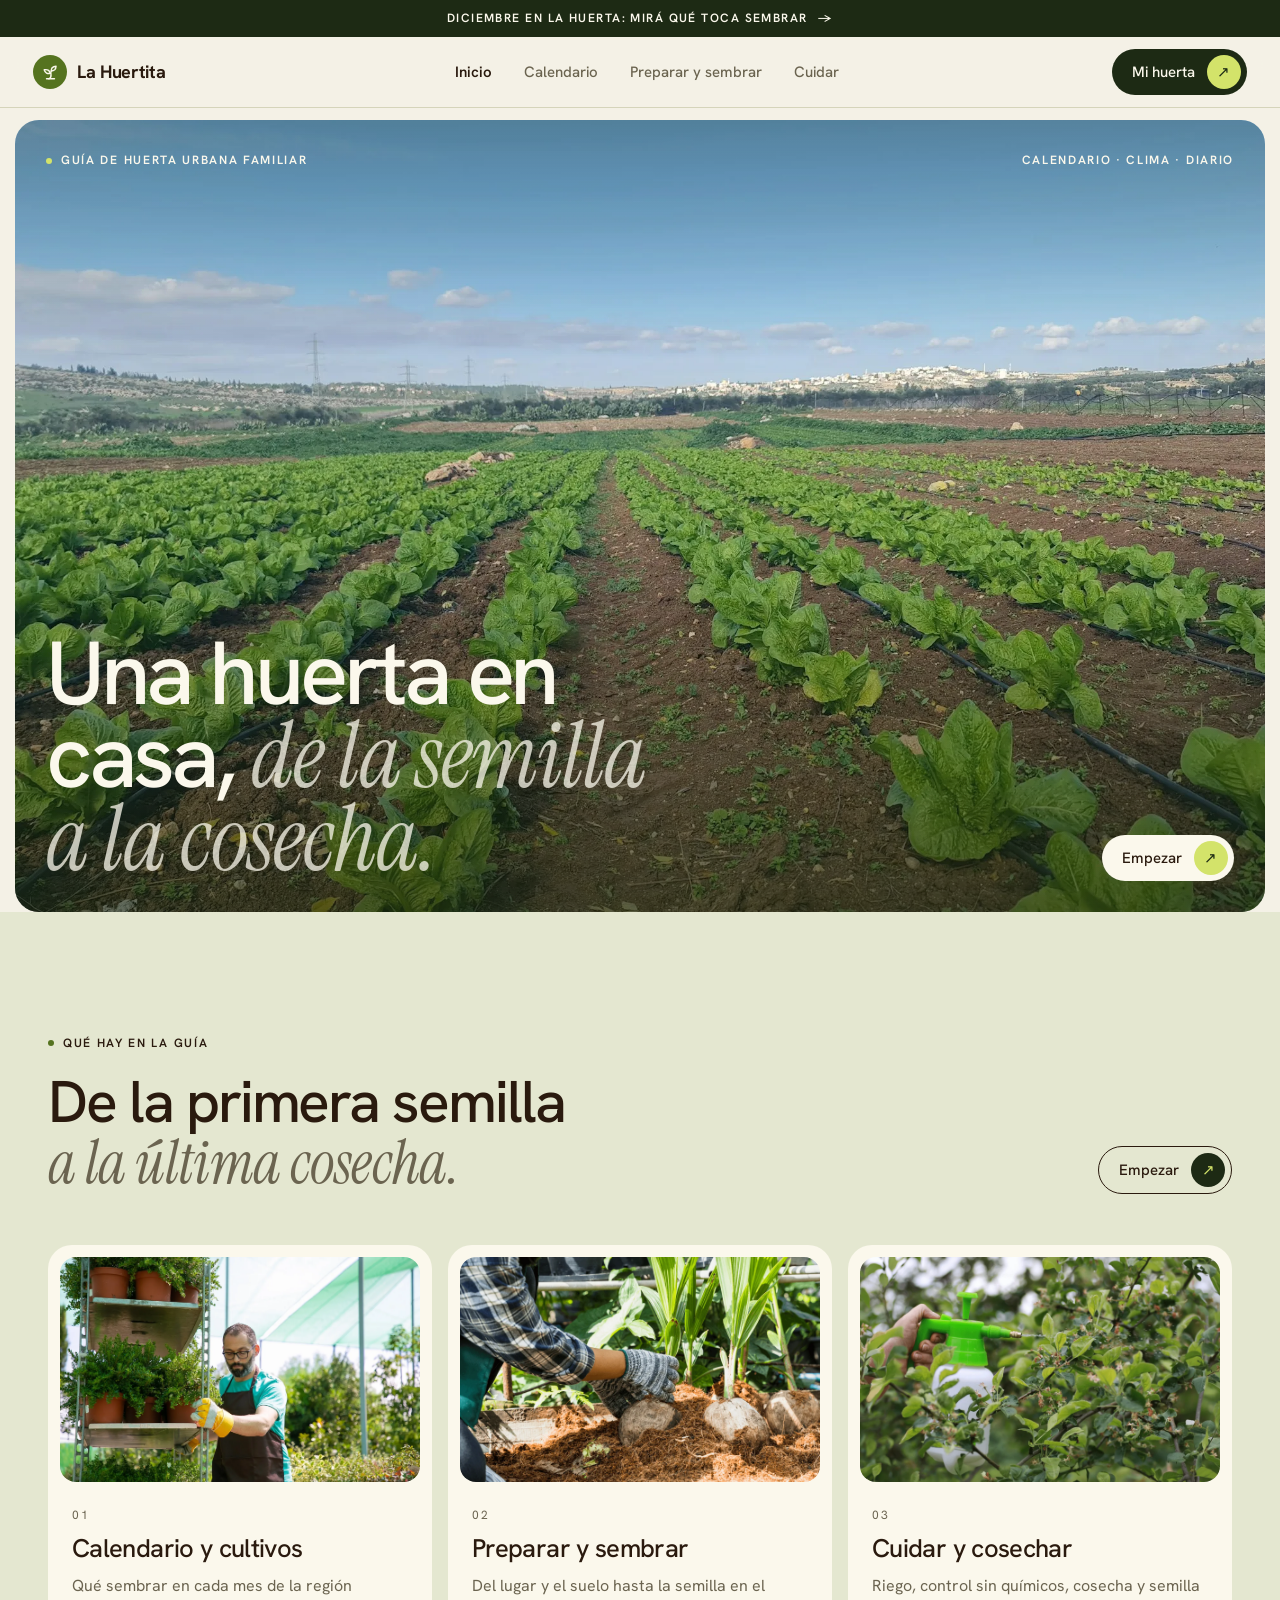
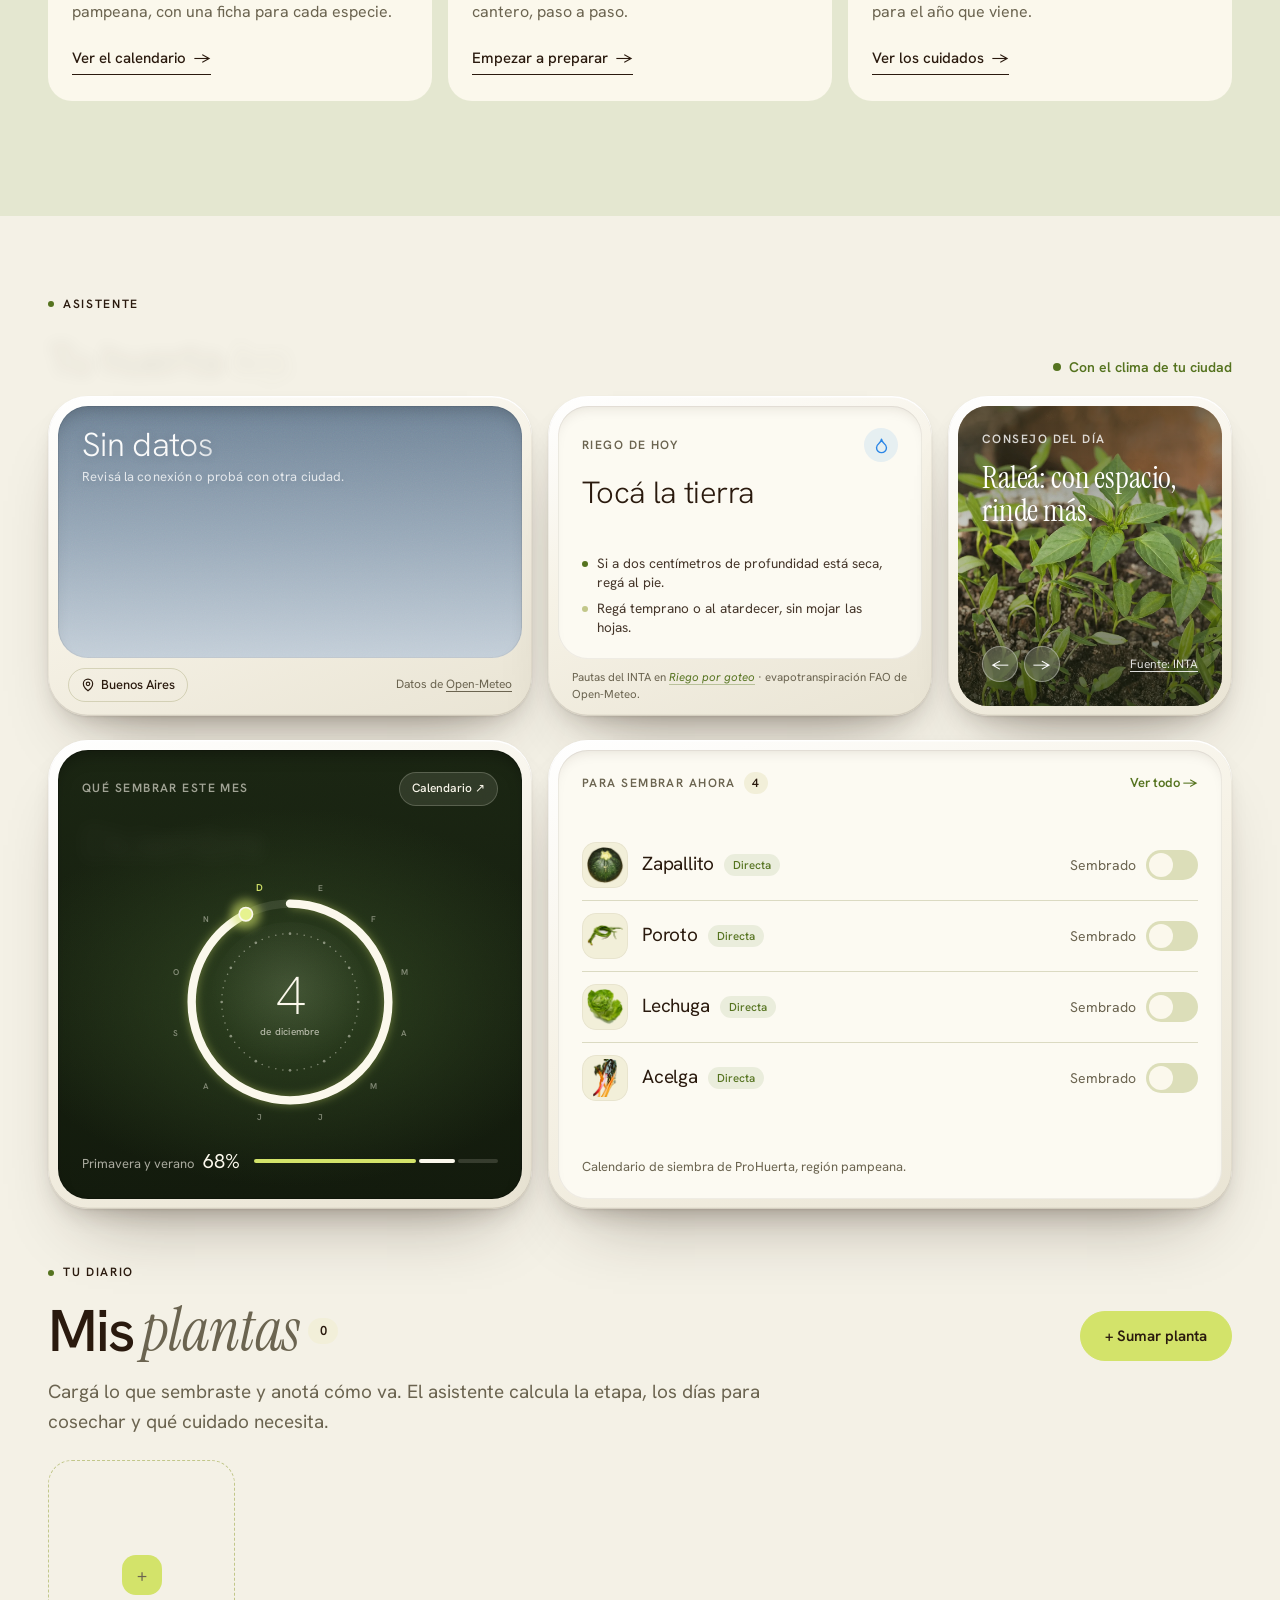
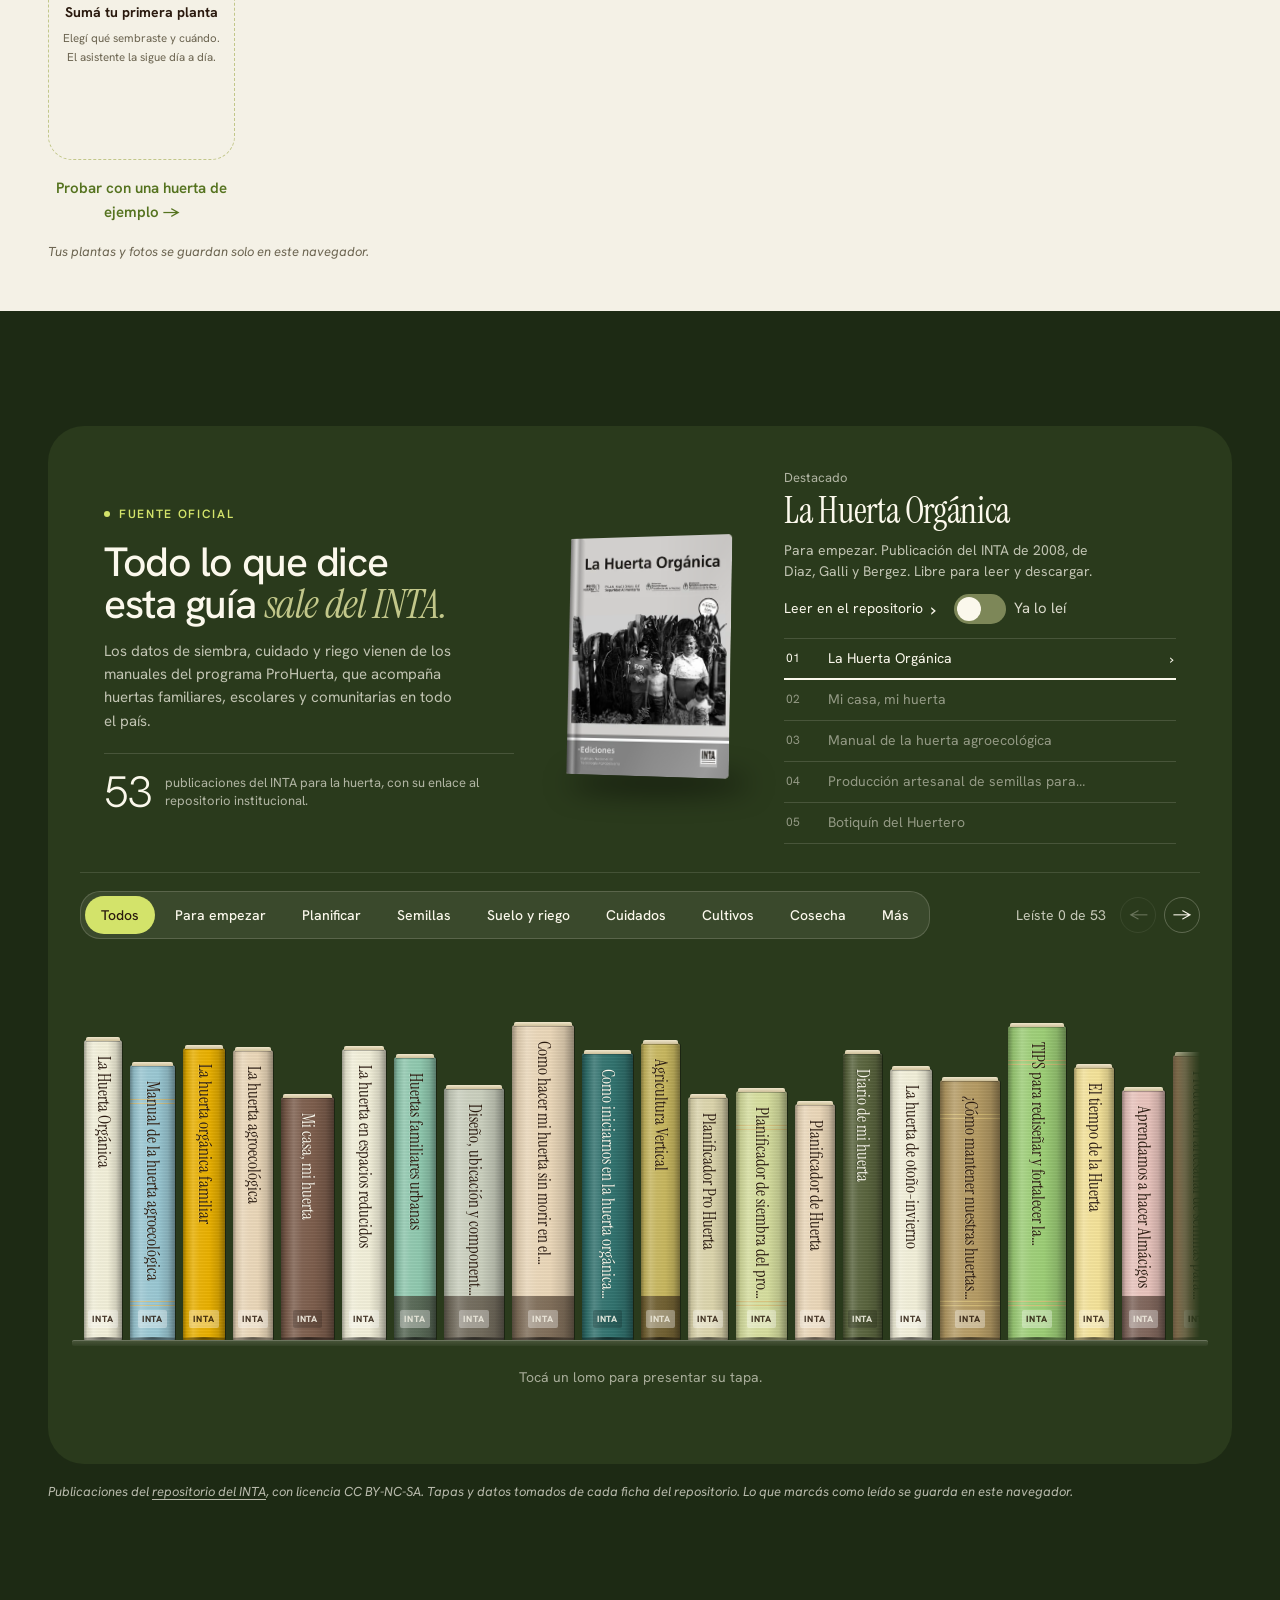
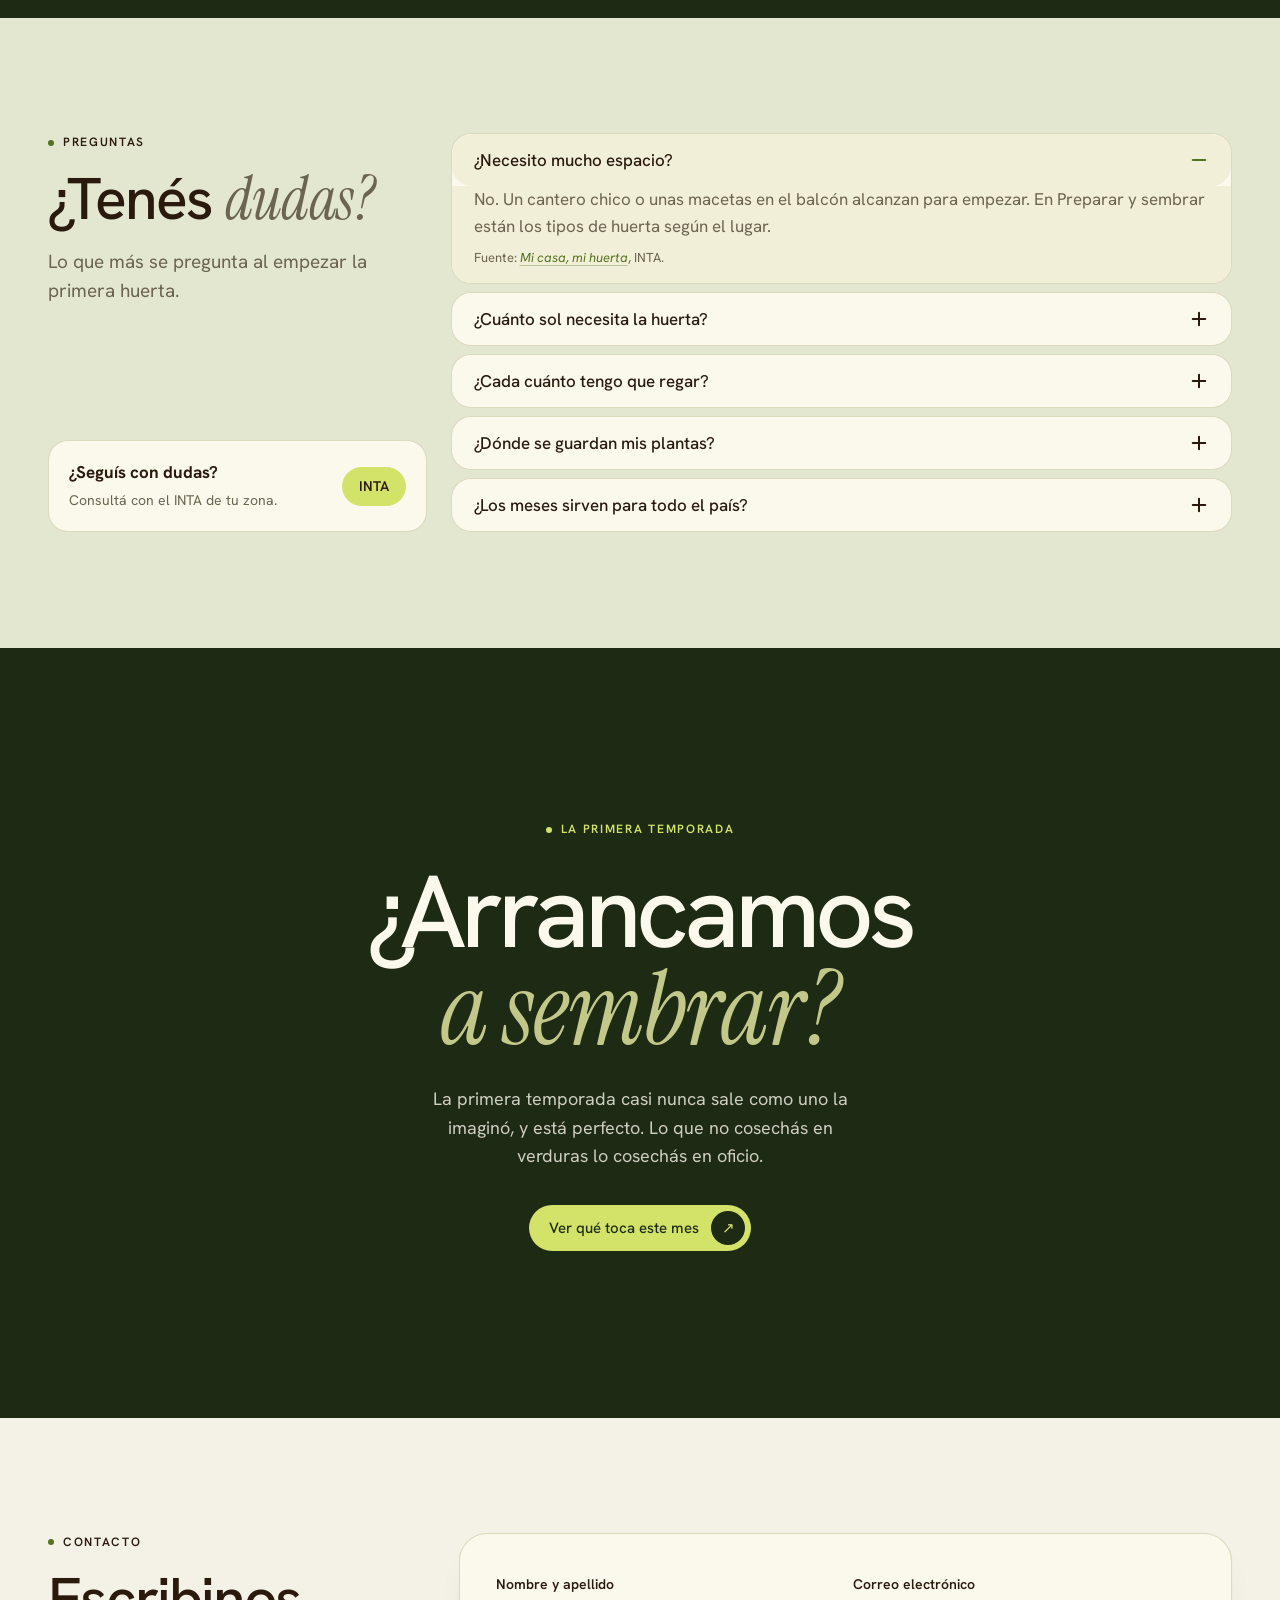
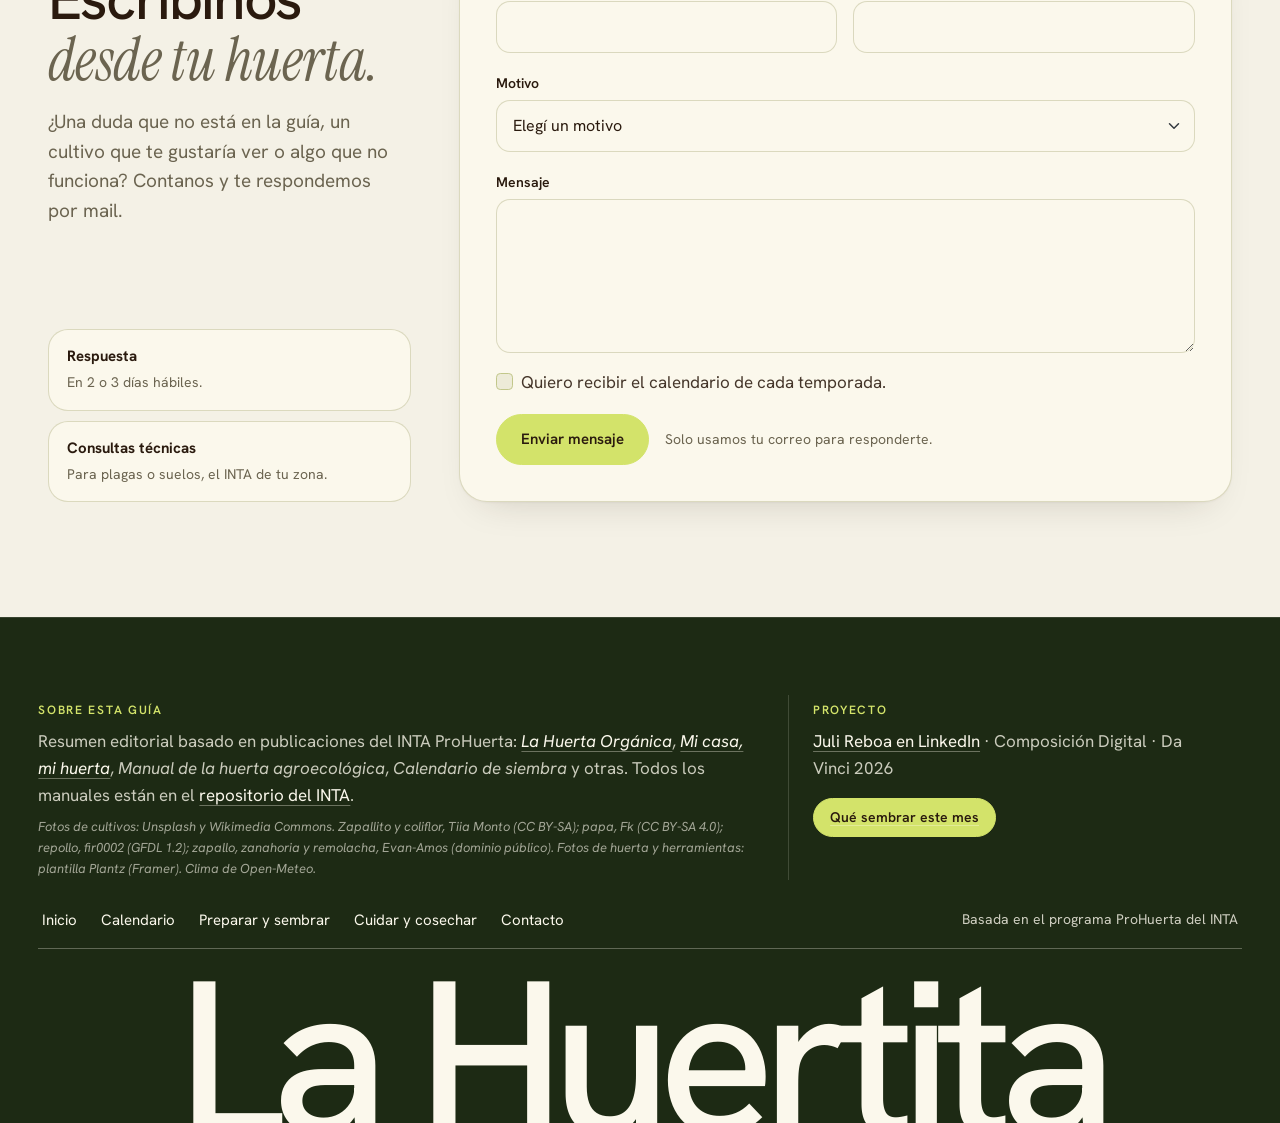
<file: index.html>
<!doctype html>
<html lang="es">
  <head>
    <meta charset="utf-8">
    <meta name="viewport" content="width=device-width, initial-scale=1">
    <title>La Huertita · Guía de huerta urbana familiar</title>
    <meta name="description" content="Guía para empezar una huerta en casa, basada en el programa ProHuerta del INTA.">
    <link href="https://cdn.jsdelivr.net/npm/bootstrap@5.3.8/dist/css/bootstrap.min.css" rel="stylesheet" integrity="sha384-sRIl4kxILFvY47J16cr9ZwB07vP4J8+LH7qKQnuqkuIAvNWLzeN8tE5YBujZqJLB" crossorigin="anonymous">
    <link rel="preconnect" href="https://fonts.googleapis.com">
    <link rel="preconnect" href="https://fonts.gstatic.com" crossorigin>
    <link href="https://fonts.googleapis.com/css2?family=Instrument+Serif:ital@0;1&display=swap" rel="stylesheet">
    <link rel="stylesheet" href="css/style.css?v=1711">
  </head>
  <body data-base="">
    <header class="nav-huertita container-xxl px-3">
      <nav class="navbar navbar-expand-lg">
        <a class="navbar-brand" href="index.html">La Huertita <small>Asistente de huerta</small></a>
        <button class="navbar-toggler" type="button" data-bs-toggle="collapse" data-bs-target="#menu" aria-controls="menu" aria-expanded="false" aria-label="Abrir el menú">
          <span class="navbar-toggler-icon"></span>
        </button>
        <div class="collapse navbar-collapse " id="menu">
          <ul class="navbar-nav gap-lg-3">
            <li class="nav-item"><a class="nav-link active" aria-current="page" href="index.html">Inicio</a></li>
            <li class="nav-item"><a class="nav-link" href="html/calendario.html">Calendario</a></li>
            <li class="nav-item"><a class="nav-link" href="html/preparar-y-sembrar.html">Preparar y sembrar</a></li>
            <li class="nav-item"><a class="nav-link" href="html/cuidar-y-cosechar.html">Cuidar</a></li>
          </ul>
          <a class="btn-cta" href="index.html#mis-plantas">Mi huerta <span class="circulo" aria-hidden="true">↗</span></a>
        </div>
      </nav>
    </header>

    <main>
      <!-- Portada -->
      <section class="portada-interna portada-inicio">
        <div class="foto-marco">
          <img class="fondo" src="imgs/paisajes/hero.webp" alt="Surcos de lechuga en una huerta a campo abierto" fetchpriority="high">
          <div class="foto-rotulos"><span>Guía de huerta urbana familiar</span><span>Calendario · Clima · Diario</span></div>
          <div class="foto-pie">
            <h1 class="foto-titulo">Una huerta en casa, <em>de la semilla a la cosecha.</em></h1>
            <a class="btn-cta" href="html/preparar-y-sembrar.html">Empezar <span class="circulo" aria-hidden="true">↗</span></a>
          </div>
        </div>
      </section>

      <!-- Qué hay en la guía -->
      <section class="seccion banda-salvia" aria-labelledby="titulo-guia">
        <div class="container-xxl px-4 px-lg-5">
          <div class="cabeza-seccion">
            <div>
              <p class="overline">Qué hay en la guía</p>
              <h2 id="titulo-guia">De la primera semilla <em>a la última cosecha.</em></h2>
            </div>
            <a class="btn-cta claro" href="html/preparar-y-sembrar.html">Empezar <span class="circulo" aria-hidden="true">↗</span></a>
          </div>
          <div class="row g-3">
            <div class="col-md-4">
              <a class="tarjeta-n aparece" href="html/calendario.html">
                <span class="foto"><img src="imgs/fotos/vivero.webp" alt="Huertero revisando plantines en un vivero" loading="lazy"></span>
                <span class="num">01</span>
                <h3>Calendario y cultivos</h3>
                <p>Qué sembrar en cada mes de la región pampeana, con una ficha para cada especie.</p>
                <span class="link-linea">Ver el calendario <span aria-hidden="true">→</span></span>
              </a>
            </div>
            <div class="col-md-4">
              <a class="tarjeta-n aparece" href="html/preparar-y-sembrar.html">
                <span class="foto"><img src="imgs/fotos/manos-plantando.webp" alt="Manos con guantes plantando en tierra suelta" loading="lazy"></span>
                <span class="num">02</span>
                <h3>Preparar y sembrar</h3>
                <p>Del lugar y el suelo hasta la semilla en el cantero, paso a paso.</p>
                <span class="link-linea">Empezar a preparar <span aria-hidden="true">→</span></span>
              </a>
            </div>
            <div class="col-md-4">
              <a class="tarjeta-n aparece" href="html/cuidar-y-cosechar.html">
                <span class="foto"><img src="imgs/fotos/pulverizar.webp" alt="Pulverizador de mano sobre una planta" loading="lazy"></span>
                <span class="num">03</span>
                <h3>Cuidar y cosechar</h3>
                <p>Riego, control sin químicos, cosecha y semilla para el año que viene.</p>
                <span class="link-linea">Ver los cuidados <span aria-hidden="true">→</span></span>
              </a>
            </div>



          </div>
        </div>
      </section>

      <!-- Tu huerta hoy: clima, riego y consejo -->
      <section class="tablero pt-5" id="tu-huerta" aria-labelledby="titulo-tablero">
        <div class="container-xxl px-4 px-lg-5">
          <div class="titulo-tablero">
            <div>
              <p class="overline">Asistente</p>
              <h2 id="titulo-tablero" class="titulo-n mt-3 mb-0">Tu huerta <em>hoy.</em></h2>
            </div>
            <span class="vivo">Con el clima de tu ciudad</span>
          </div>
          <div class="row g-3">
            <div class="col-lg-5">
              <article class="clima-widget" id="clima" aria-live="polite">
                <h3 class="visually-hidden">Clima</h3>
                <div class="clima-cuerpo"><div class="clima-cielo" data-cielo="dia"><div class="clima-arriba"><div><p class="estado">Clima</p><p class="momento">Cargando el clima…</p></div></div></div></div>
                <div class="clima-pie">
                  <button class="ciudad" type="button" data-bs-toggle="modal" data-bs-target="#modal-ciudad" aria-label="Cambiar la ciudad">
                    <svg width="14" height="14" viewBox="0 0 24 24" fill="none" stroke="currentColor" stroke-width="2" stroke-linecap="round" stroke-linejoin="round" aria-hidden="true"><path d="M20 10c0 6-8 12-8 12s-8-6-8-12a8 8 0 0 1 16 0Z"/><circle cx="12" cy="10" r="3"/></svg>
                    <span>Buenos Aires</span>
                  </button>
                  <p class="fuente-clima">Datos de <a href="https://open-meteo.com/" target="_blank" rel="noopener">Open-Meteo</a></p>
                </div>
              </article>
            </div>
            <div class="col-md-7 col-lg-4">
              <article class="widget riego" id="riego" aria-live="polite">
                <div class="widget-pantalla">
                  <div class="widget-cabeza">
                    <h3 class="widget-rotulo">Riego de hoy</h3>
                    <span class="gota-chip" aria-hidden="true"><svg viewBox="0 0 24 24" fill="none" stroke="currentColor" stroke-width="2" stroke-linecap="round" stroke-linejoin="round"><path d="M12 22a7 7 0 0 0 7-7c0-2-1-3.9-3-5.5s-3.5-4-4-6.5c-.5 2.5-2 4.9-4 6.5C6 11.1 5 13 5 15a7 7 0 0 0 7 7z"/></svg></span>
                  </div>
                  <div class="riego-cuerpo"><p class="veredicto">Calculando…</p></div>
                </div>
                <p class="fuente-dato">Pautas del INTA en <a href="https://repositorio.inta.gob.ar/handle/20.500.12123/4528" target="_blank" rel="noopener"><em>Riego por goteo</em></a> · evapotranspiración FAO de Open-Meteo.</p>
              </article>
            </div>
            <div class="col-md-5 col-lg-3">
              <article class="widget consejo" id="consejo" aria-live="polite">
                <div class="consejo-foto">
                  <img src="imgs/fotos/plantines.webp" alt="" loading="lazy" decoding="async">
                  <p class="consejo-rotulo">Consejo del día</p>
                  <p class="texto"></p>
                  <div class="pasar">
                    <button type="button" data-paso="-1" aria-label="Consejo anterior">←</button>
                    <button type="button" data-paso="1" aria-label="Consejo siguiente">→</button>
                    <a class="consejo-fuente" href="https://repositorio.inta.gob.ar/handle/20.500.12123/15389" target="_blank" rel="noopener">Fuente: INTA</a>
                  </div>
                </div>
              </article>
            </div>
          </div>
        </div>
      </section>

      <!-- Qué sembrar este mes (se actualiza solo con la fecha) -->
      <section class="este-mes" aria-labelledby="titulo-mes">
        <div class="container-xxl px-4 px-lg-5">
          <div class="row g-3">
            <div class="col-lg-5">
              <article class="widget dial-tarjeta">
                <div class="widget-pantalla oscura">
                  <div class="widget-cabeza">
                    <p class="widget-rotulo">Qué sembrar este mes</p>
                    <a class="globo-cal" href="html/calendario.html" aria-label="Ver el calendario completo">Calendario ↗</a>
                  </div>
                  <h2 class="mes" id="titulo-mes">Septiembre</h2>
                  <div class="dial" id="dial-mes"></div>
                  <div class="dial-temporada" id="tarjeta-progreso"></div>
                  <p class="visually-hidden" id="temporada-mes"></p>
                </div>
              </article>
            </div>
            <div class="col-lg-7">
              <article class="widget lista-tareas">
                <div class="widget-pantalla">
                  <div class="widget-cabeza">
                    <h3 class="widget-rotulo">Para sembrar ahora <span class="contador" id="cuenta-mes">4</span></h3>
                    <a class="link-flecha" href="html/calendario.html" aria-label="Ver el calendario completo">Ver todo →</a>
                  </div>
                  <div id="cultivos-mes">
                    <!-- filas generadas por js/este-mes.js -->
                  </div>
                  <p class="fuente-dato mb-0">Calendario de siembra de ProHuerta, región pampeana.</p>
                </div>
              </article>
            </div>
          </div>
        </div>
      </section>

      <!-- Mis plantas: seguimiento día a día -->
      <section class="mis-plantas pb-5" id="mis-plantas" aria-labelledby="titulo-plantas">
        <div class="container-xxl px-4 px-lg-5">
          <div class="titulo-tablero d-flex flex-wrap align-items-end justify-content-between gap-3 mb-3 mt-3">
            <div>
              <p class="overline">Tu diario</p>
              <h2 id="titulo-plantas" class="titulo-n d-flex align-items-center gap-2 mb-0 mt-3">Mis <em>plantas</em> <span class="contador" id="cuenta-plantas">0</span></h2>
            </div>
            <button class="btn btn-huerta lima" type="button" data-bs-toggle="modal" data-bs-target="#modal-planta">+ Sumar planta</button>
          </div>
          <p class="bajada mb-4">Cargá lo que sembraste y anotá cómo va. El asistente calcula la etapa, los días para cosechar y qué cuidado necesita.</p>
          <div class="row g-3" id="grilla-plantas"></div>
          <p class="credito">Tus plantas y fotos se guardan solo en este navegador.</p>
        </div>
      </section>

      <!-- La base: INTA ProHuerta -->
      <section class="seccion base-inta banda-bosque" aria-labelledby="titulo-inta">
        <div class="container-xxl px-4 px-lg-5">
          <div class="estante-marco">
            <div class="inta-hero">
            <div class="inta-cabeza">
              <p class="overline">Fuente oficial</p>
              <h2 id="titulo-inta" class="mt-3">Todo lo que dice esta guía <em>sale del INTA.</em></h2>
              <p class="bajada">Los datos de siembra, cuidado y riego vienen de los manuales del programa ProHuerta, que acompaña huertas familiares, escolares y comunitarias en todo el país.</p>
              <p class="inta-dato"><b data-contar="53">53</b><span>publicaciones del INTA para la huerta, con su enlace al repositorio institucional.</span></p>
            </div>
            <div class="destacado">
              <a class="dest-escena" id="dest-escena" href="https://repositorio.inta.gob.ar/" target="_blank" rel="noopener" aria-label="Abrir en el repositorio del INTA">
                <span class="dest-flota"><span class="dest-salto" id="dest-salto">
                  <span class="dest-libro" id="dest-libro">
                    <span class="dest-tapa" id="dest-tapa"></span>
                    <span class="dest-luz" aria-hidden="true"></span>
                    <span class="dest-bisagra" aria-hidden="true"></span>
                    <span class="dest-lomo" aria-hidden="true"></span>
                  </span>
                </span></span>
                <span class="dest-sombra" aria-hidden="true"></span>
              </a>
              <div class="ficha-libro" id="ficha-libro"></div>
            </div>
            </div>
            <div class="estante-barra">
              <div class="filtro filtro-oscuro" id="filtro-estante" role="group" aria-label="Filtrar por tema">
                <button type="button" data-grupo="todos" aria-pressed="true">Todos</button>
                <button type="button" data-grupo="empezar" aria-pressed="false">Para empezar</button>
                <button type="button" data-grupo="planificar" aria-pressed="false">Planificar</button>
                <button type="button" data-grupo="semillas" aria-pressed="false">Semillas</button>
                <button type="button" data-grupo="agua" aria-pressed="false">Suelo y riego</button>
                <button type="button" data-grupo="cuidados" aria-pressed="false">Cuidados</button>
                <button type="button" data-grupo="cultivos" aria-pressed="false">Cultivos</button>
                <button type="button" data-grupo="cosecha" aria-pressed="false">Cosecha</button>
                <button type="button" data-grupo="mas" aria-pressed="false">Más</button>
              </div>
              <div class="d-flex align-items-center gap-2">
                <span class="cuenta-leidos" id="cuenta-leidos">Leíste 0 de 53</span>
                <button class="mover" type="button" data-mover="-1" aria-label="Ver libros anteriores">←</button>
                <button class="mover" type="button" data-mover="1" aria-label="Ver más libros">→</button>
              </div>
            </div>
            <p class="visually-hidden" id="estante-ayuda">Tocá un lomo para presentar su tapa y volvé a tocarlo para abrirlo. Con las flechas recorrés el estante y con Escape lo devolvés.</p>
            <div class="estante-vista" id="estante-vista">
              <div class="estante" id="estante" tabindex="0" aria-label="Estante de publicaciones del INTA" aria-describedby="estante-ayuda"></div>
              <div class="tabla-estante" aria-hidden="true"></div>
            </div>
            <div class="estante-etiqueta" id="estante-etiqueta" aria-live="polite"></div>
          </div>
          <p class="credito">Publicaciones del <a href="https://repositorio.inta.gob.ar/" target="_blank" rel="noopener">repositorio del INTA</a>, con licencia CC BY-NC-SA. Tapas y datos tomados de cada ficha del repositorio. Lo que marcás como leído se guarda en este navegador.</p>
        </div>
      </section>

      <!-- Preguntas frecuentes -->
      <section class="seccion banda-salvia" aria-labelledby="titulo-faq">
        <div class="container-xxl px-4 px-lg-5">
          <div class="row g-4">
            <div class="col-lg-4 d-flex flex-column">
              <p class="overline">Preguntas</p>
              <h2 class="mt-3 mb-3" id="titulo-faq">¿Tenés <em>dudas?</em></h2>
              <p class="bajada">Lo que más se pregunta al empezar la primera huerta.</p>
              <div class="ayuda mt-auto">
                <div><strong>¿Seguís con dudas?</strong><span>Consultá con el INTA de tu zona.</span></div>
                <a class="btn btn-huerta lima chico" href="https://www.argentina.gob.ar/inta" target="_blank" rel="noopener">INTA</a>
              </div>
            </div>
            <div class="col-lg-8">
              <div class="accordion preguntas" id="faq">
                <div class="accordion-item">
                  <h3 class="accordion-header"><button class="accordion-button" type="button" data-bs-toggle="collapse" data-bs-target="#p1" aria-expanded="true" aria-controls="p1">¿Necesito mucho espacio?</button></h3>
                  <div id="p1" class="accordion-collapse collapse show" data-bs-parent="#faq"><div class="accordion-body">No. Un cantero chico o unas macetas en el balcón alcanzan para empezar. En Preparar y sembrar están los tipos de huerta según el lugar. <span class="fuente-dato d-block mt-2">Fuente: <a href="https://repositorio.inta.gob.ar/handle/20.500.12123/15072" target="_blank" rel="noopener"><em>Mi casa, mi huerta</em></a>, INTA.</span></div></div>
                </div>
                <div class="accordion-item">
                  <h3 class="accordion-header"><button class="accordion-button collapsed" type="button" data-bs-toggle="collapse" data-bs-target="#p2" aria-expanded="false" aria-controls="p2">¿Cuánto sol necesita la huerta?</button></h3>
                  <div id="p2" class="accordion-collapse collapse" data-bs-parent="#faq"><div class="accordion-body">La mayoría de las hortalizas pide al menos seis horas de sol directo por día. Las de hoja toleran un poco de media sombra. <span class="fuente-dato d-block mt-2">Fuente: <a href="https://repositorio.inta.gob.ar/handle/20.500.12123/15389" target="_blank" rel="noopener"><em>La Huerta Orgánica</em></a>, INTA.</span></div></div>
                </div>
                <div class="accordion-item">
                  <h3 class="accordion-header"><button class="accordion-button collapsed" type="button" data-bs-toggle="collapse" data-bs-target="#p3" aria-expanded="false" aria-controls="p3">¿Cada cuánto tengo que regar?</button></h3>
                  <div id="p3" class="accordion-collapse collapse" data-bs-parent="#faq"><div class="accordion-body">Depende del clima y de la planta. El asistente lo calcula cada día con el clima de tu ciudad. Sin conexión, tocá la tierra: si a dos centímetros está seca, regá.</div></div>
                </div>
                <div class="accordion-item">
                  <h3 class="accordion-header"><button class="accordion-button collapsed" type="button" data-bs-toggle="collapse" data-bs-target="#p4" aria-expanded="false" aria-controls="p4">¿Dónde se guardan mis plantas?</button></h3>
                  <div id="p4" class="accordion-collapse collapse" data-bs-parent="#faq"><div class="accordion-body">En este navegador, sin cuenta ni registro. Si borrás los datos del navegador o usás otra compu, el diario empieza de nuevo.</div></div>
                </div>
                <div class="accordion-item">
                  <h3 class="accordion-header"><button class="accordion-button collapsed" type="button" data-bs-toggle="collapse" data-bs-target="#p5" aria-expanded="false" aria-controls="p5">¿Los meses sirven para todo el país?</button></h3>
                  <div id="p5" class="accordion-collapse collapse" data-bs-parent="#faq"><div class="accordion-body">Están pensados para la región pampeana. Confirmalos con el calendario de ProHuerta de tu región. <span class="fuente-dato d-block mt-2">Fuente: calendario de siembra ProHuerta, INTA.</span></div></div>
                </div>
              </div>
            </div>
          </div>
        </div>
      </section>

      <!-- Cierre -->
      <section class="cierre-bosque" aria-labelledby="titulo-cierre">
        <div class="container-xxl px-4">
          <p class="overline">La primera temporada</p>
          <h2 id="titulo-cierre">¿Arrancamos <em>a sembrar?</em></h2>
          <blockquote>La primera temporada casi nunca sale como uno la imaginó, y está perfecto. Lo que no cosechás en verduras lo cosechás en oficio.</blockquote>
          <a class="btn-cta" href="#tu-huerta">Ver qué toca este mes <span class="circulo" aria-hidden="true">↗</span></a>
        </div>
      </section>

      <!-- Contacto (final de Composición Digital: Netlify Forms) -->
      <section class="seccion contacto" id="contacto" aria-labelledby="titulo-contacto">
        <div class="container-xxl px-4 px-lg-5">
          <div class="row g-4 g-lg-5">
            <div class="col-lg-4 d-flex flex-column">
              <p class="overline">Contacto</p>
              <h2 class="mt-3 mb-3" id="titulo-contacto">Escribinos <em>desde tu huerta.</em></h2>
              <p class="bajada">¿Una duda que no está en la guía, un cultivo que te gustaría ver o algo que no funciona? Contanos y te respondemos por mail.</p>
              <ul class="contacto-datos mt-auto">
                <li><strong>Respuesta</strong><span>En 2 o 3 días hábiles.</span></li>
                <li><strong>Consultas técnicas</strong><span>Para plagas o suelos, el INTA de tu zona.</span></li>
              </ul>
            </div>
            <div class="col-lg-8">
              <form class="contacto-form needs-validation" name="contacto" method="POST" action="/html/gracias.html" data-netlify="true" netlify-honeypot="bot-field" novalidate>
                <input type="hidden" name="form-name" value="contacto">
                <p class="visually-hidden"><label>No completes este campo: <input name="bot-field" tabindex="-1" autocomplete="off"></label></p>
                <div class="row g-3">
                  <div class="col-md-6">
                    <label class="form-label" for="c-nombre">Nombre y apellido</label>
                    <input class="form-control" id="c-nombre" name="nombre" type="text" autocomplete="name" minlength="3" maxlength="80" required>
                    <div class="invalid-feedback">Escribí tu nombre y apellido (al menos 3 letras).</div>
                  </div>
                  <div class="col-md-6">
                    <label class="form-label" for="c-email">Correo electrónico</label>
                    <input class="form-control" id="c-email" name="email" type="email" autocomplete="email" required>
                    <div class="invalid-feedback">Revisá el correo: tiene que tener la forma nombre@dominio.com.</div>
                  </div>
                  <div class="col-12">
                    <label class="form-label" for="c-motivo">Motivo</label>
                    <select class="form-select" id="c-motivo" name="motivo" required>
                      <option value="" selected disabled>Elegí un motivo</option>
                      <option>Duda sobre mi huerta</option>
                      <option>Sugerir un cultivo o un tema</option>
                      <option>Algo no funciona en el sitio</option>
                      <option>Otro</option>
                    </select>
                    <div class="invalid-feedback">Elegí un motivo.</div>
                  </div>
                  <div class="col-12">
                    <label class="form-label" for="c-mensaje">Mensaje</label>
                    <textarea class="form-control" id="c-mensaje" name="mensaje" rows="5" minlength="10" maxlength="1500" required></textarea>
                    <div class="invalid-feedback">Contanos un poco más (al menos 10 caracteres).</div>
                  </div>
                  <div class="col-12">
                    <div class="form-check">
                      <input class="form-check-input" type="checkbox" id="c-novedades" name="novedades" value="sí">
                      <label class="form-check-label" for="c-novedades">Quiero recibir el calendario de cada temporada.</label>
                    </div>
                  </div>
                  <div class="col-12 d-flex flex-wrap align-items-center gap-3">
                    <button class="btn btn-huerta lima" type="submit">Enviar mensaje</button>
                    <span class="contacto-nota">Solo usamos tu correo para responderte.</span>
                  </div>
                </div>
              </form>
            </div>
          </div>
        </div>
      </section>
    </main>

    <footer class="pie">
      <div class="container-xxl px-3">
        <div class="pie-marco">
          <img class="fondo" src="imgs/paisajes/bruma.webp" alt="" loading="lazy">
          <div class="pie-tarjeta">
            <div>
              <p class="overline mb-2">Sobre esta guía</p>
              <p class="mb-2">Resumen editorial basado en publicaciones del INTA ProHuerta: <a href="https://repositorio.inta.gob.ar/handle/20.500.12123/15389" target="_blank" rel="noopener"><em>La Huerta Orgánica</em></a>, <a href="https://repositorio.inta.gob.ar/handle/20.500.12123/15072" target="_blank" rel="noopener"><em>Mi casa, mi huerta</em></a>, <em>Manual de la huerta agroecológica</em>, <em>Calendario de siembra</em> y otras. Todos los manuales están en el <a href="https://repositorio.inta.gob.ar/" target="_blank" rel="noopener">repositorio del INTA</a>.</p>
              <p class="credito mt-0 mb-0">Fotos de cultivos: Unsplash y Wikimedia Commons. Zapallito y coliflor, Tiia Monto (CC BY-SA); papa, Fk (CC BY-SA 4.0); repollo, fir0002 (GFDL 1.2); zapallo, zanahoria y remolacha, Evan-Amos (dominio público). Fotos de huerta y herramientas: plantilla Plantz (Framer). Clima de Open-Meteo.</p>
            </div>
            <div>
              <p class="overline mb-2">Proyecto</p>
              <p class="mb-3"><a href="https://www.linkedin.com/in/julieta-reboa/" target="_blank" rel="noopener">Juli Reboa en LinkedIn</a> · Composición Digital · Da Vinci 2026</p>
              <a class="btn btn-huerta lima chico" href="html/calendario.html">Qué sembrar este mes</a>
            </div>
          </div>
          <div class="pie-barra">
            <nav class="d-flex flex-wrap gap-4" aria-label="Pie de página">
              <a href="index.html">Inicio</a>
              <a href="html/calendario.html">Calendario</a>
              <a href="html/preparar-y-sembrar.html">Preparar y sembrar</a>
              <a href="html/cuidar-y-cosechar.html">Cuidar y cosechar</a>
              <a href="index.html#contacto">Contacto</a>
            </nav>
            <span>Basada en el programa ProHuerta del INTA</span>
          </div>
          <p class="pie-gigante" aria-hidden="true">La Huertita</p>
        </div>
      </div>
    </footer>

    <!-- Sumar planta -->
    <div class="modal fade" id="modal-planta" tabindex="-1" aria-labelledby="titulo-modal-planta" aria-hidden="true">
      <div class="modal-dialog modal-dialog-centered">
        <form class="modal-content" id="form-planta">
          <div class="modal-header">
            <h2 class="modal-title" id="titulo-modal-planta">Sumar una planta</h2>
            <button type="button" class="btn-close" data-bs-dismiss="modal" aria-label="Cerrar"></button>
          </div>
          <div class="modal-body">
            <label class="form-label" for="cultivo-nuevo">¿Qué sembraste?</label>
            <select class="form-select mb-3" id="cultivo-nuevo" name="cultivo" required></select>
            <label class="form-label" for="fecha-nueva">¿Cuándo?</label>
            <input class="form-control mb-3" id="fecha-nueva" name="fecha" type="date" required>
            <p class="form-label">¿Dónde?</p>
            <div class="selector-estado" style="grid-template-columns:1fr 1fr" role="radiogroup" aria-label="Lugar">
              <input type="radio" name="lugar" id="l-cantero" value="cantero" checked><label for="l-cantero">En cantero</label>
              <input type="radio" name="lugar" id="l-maceta" value="maceta"><label for="l-maceta">En maceta</label>
            </div>
          </div>
          <div class="modal-footer">
            <button type="button" class="btn btn-huerta secundario" data-bs-dismiss="modal">Cancelar</button>
            <button type="submit" class="btn btn-huerta lima">Sumar a mi huerta</button>
          </div>
        </form>
      </div>
    </div>

    <!-- Elegir ciudad -->
    <div class="modal fade" id="modal-ciudad" tabindex="-1" aria-labelledby="titulo-modal-ciudad" aria-hidden="true">
      <div class="modal-dialog modal-dialog-centered">
        <div class="modal-content">
          <div class="modal-header">
            <h2 class="modal-title" id="titulo-modal-ciudad">Tu ciudad</h2>
            <button type="button" class="btn-close" data-bs-dismiss="modal" aria-label="Cerrar"></button>
          </div>
          <div class="modal-body">
            <form class="d-flex gap-2 mb-3" id="form-ciudad" role="search">
              <label class="visually-hidden" for="q-ciudad">Buscar ciudad</label>
              <input class="form-control" id="q-ciudad" name="q" type="search" placeholder="Ej.: Rosario" autocomplete="off">
              <button class="btn btn-huerta" type="submit">Buscar</button>
            </form>
            <div id="resultados-ciudad"></div>
            <button class="link-flecha mt-2" type="button" id="usar-ubicacion">Usar mi ubicación →</button>
          </div>
        </div>
      </div>
    </div>

    <!-- Diario de una planta -->
    <div class="offcanvas offcanvas-end diario" tabindex="-1" id="diario" aria-labelledby="diario-titulo">
      <div class="offcanvas-header">
        <h2 class="offcanvas-title fs-4" id="diario-titulo">Diario</h2>
        <button type="button" class="btn-close" data-bs-dismiss="offcanvas" aria-label="Cerrar"></button>
      </div>
      <div class="offcanvas-body" id="diario-cuerpo"></div>
    </div>

    <script src="https://cdn.jsdelivr.net/npm/bootstrap@5.3.8/dist/js/bootstrap.bundle.min.js" integrity="sha384-FKyoEForCGlyvwx9Hj09JcYn3nv7wiPVlz7YYwJrWVcXK/BmnVDxM+D2scQbITxI" crossorigin="anonymous"></script>
    <script src="js/cultivos.js"></script>
    <script src="js/asistente.js?v=2910t"></script>
    <script src="js/este-mes.js?v=2910t"></script>
    <script src="js/estante-datos.js"></script>
    <script src="js/estante.js?v=2910t"></script>
    <script src="js/front.js?v=2910w"></script>
    <script src="js/contacto.js?v=1711"></script>
  </body>
</html>
</file>
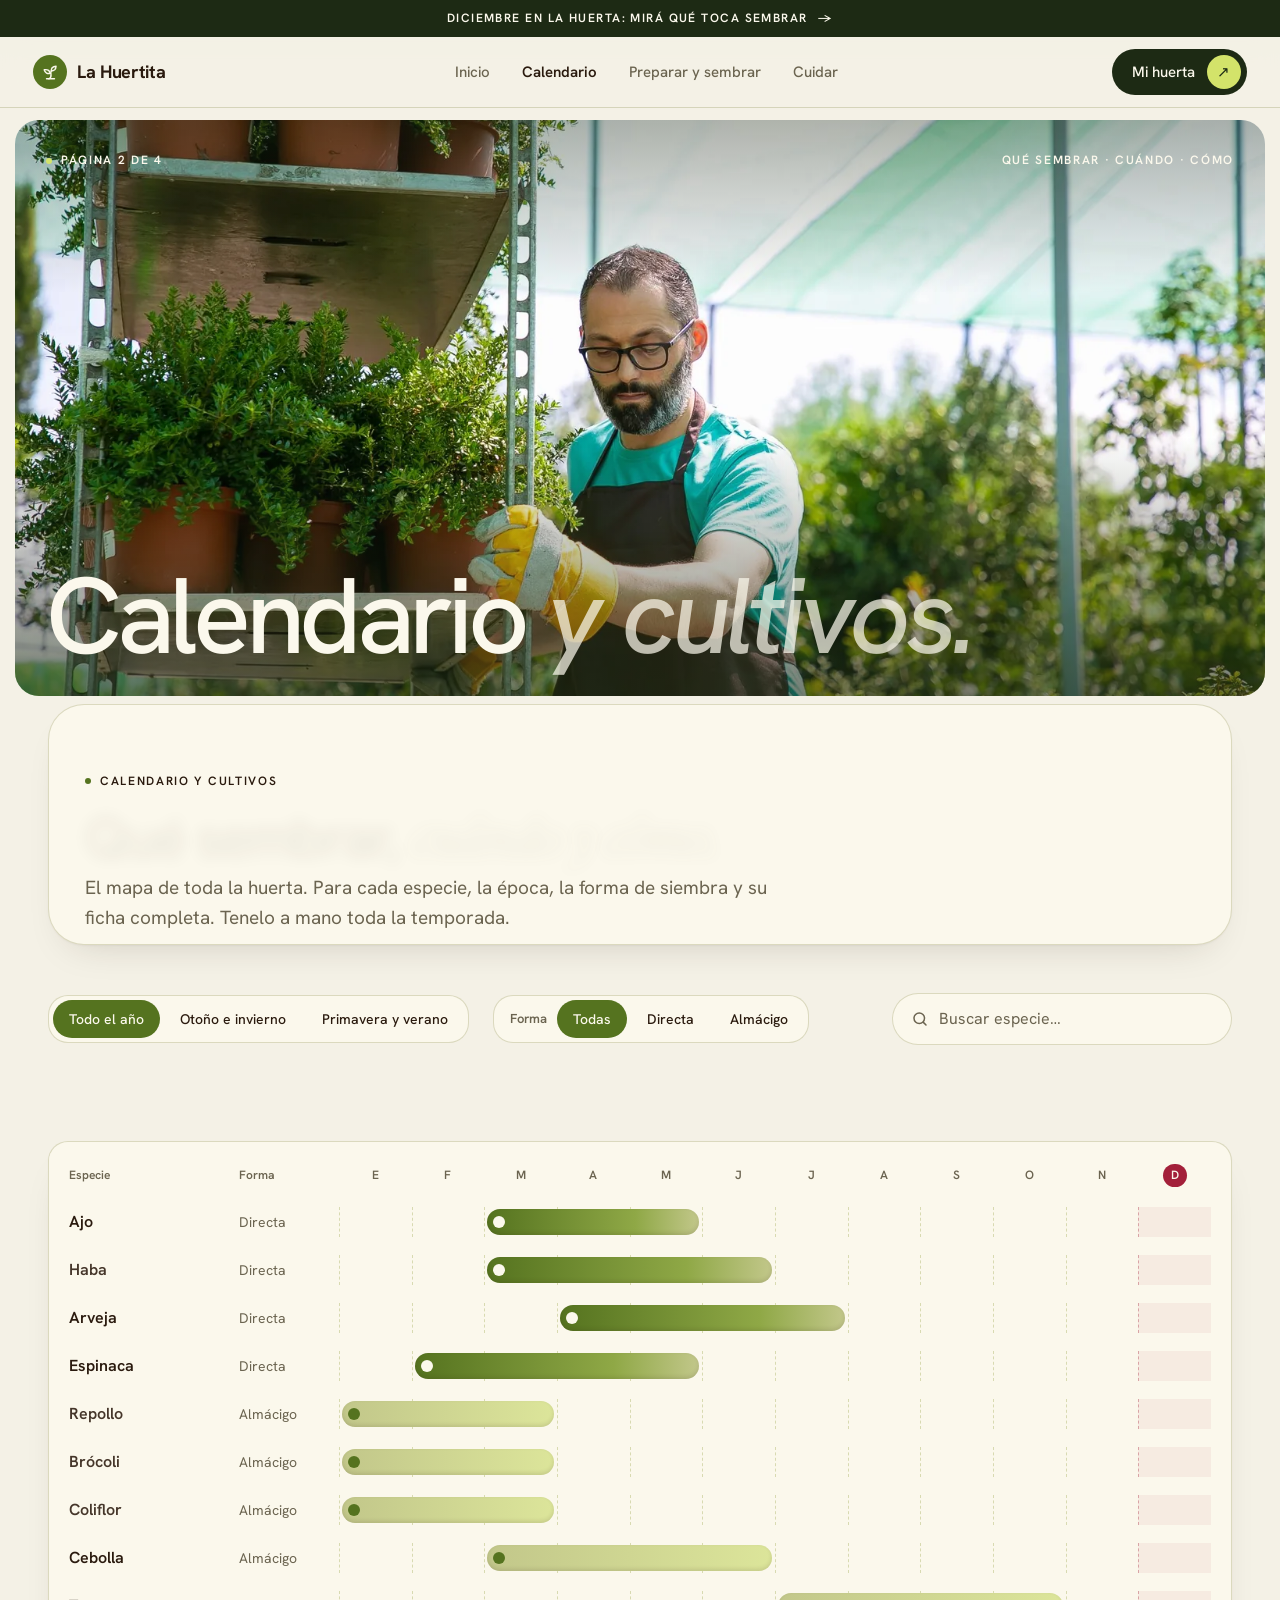
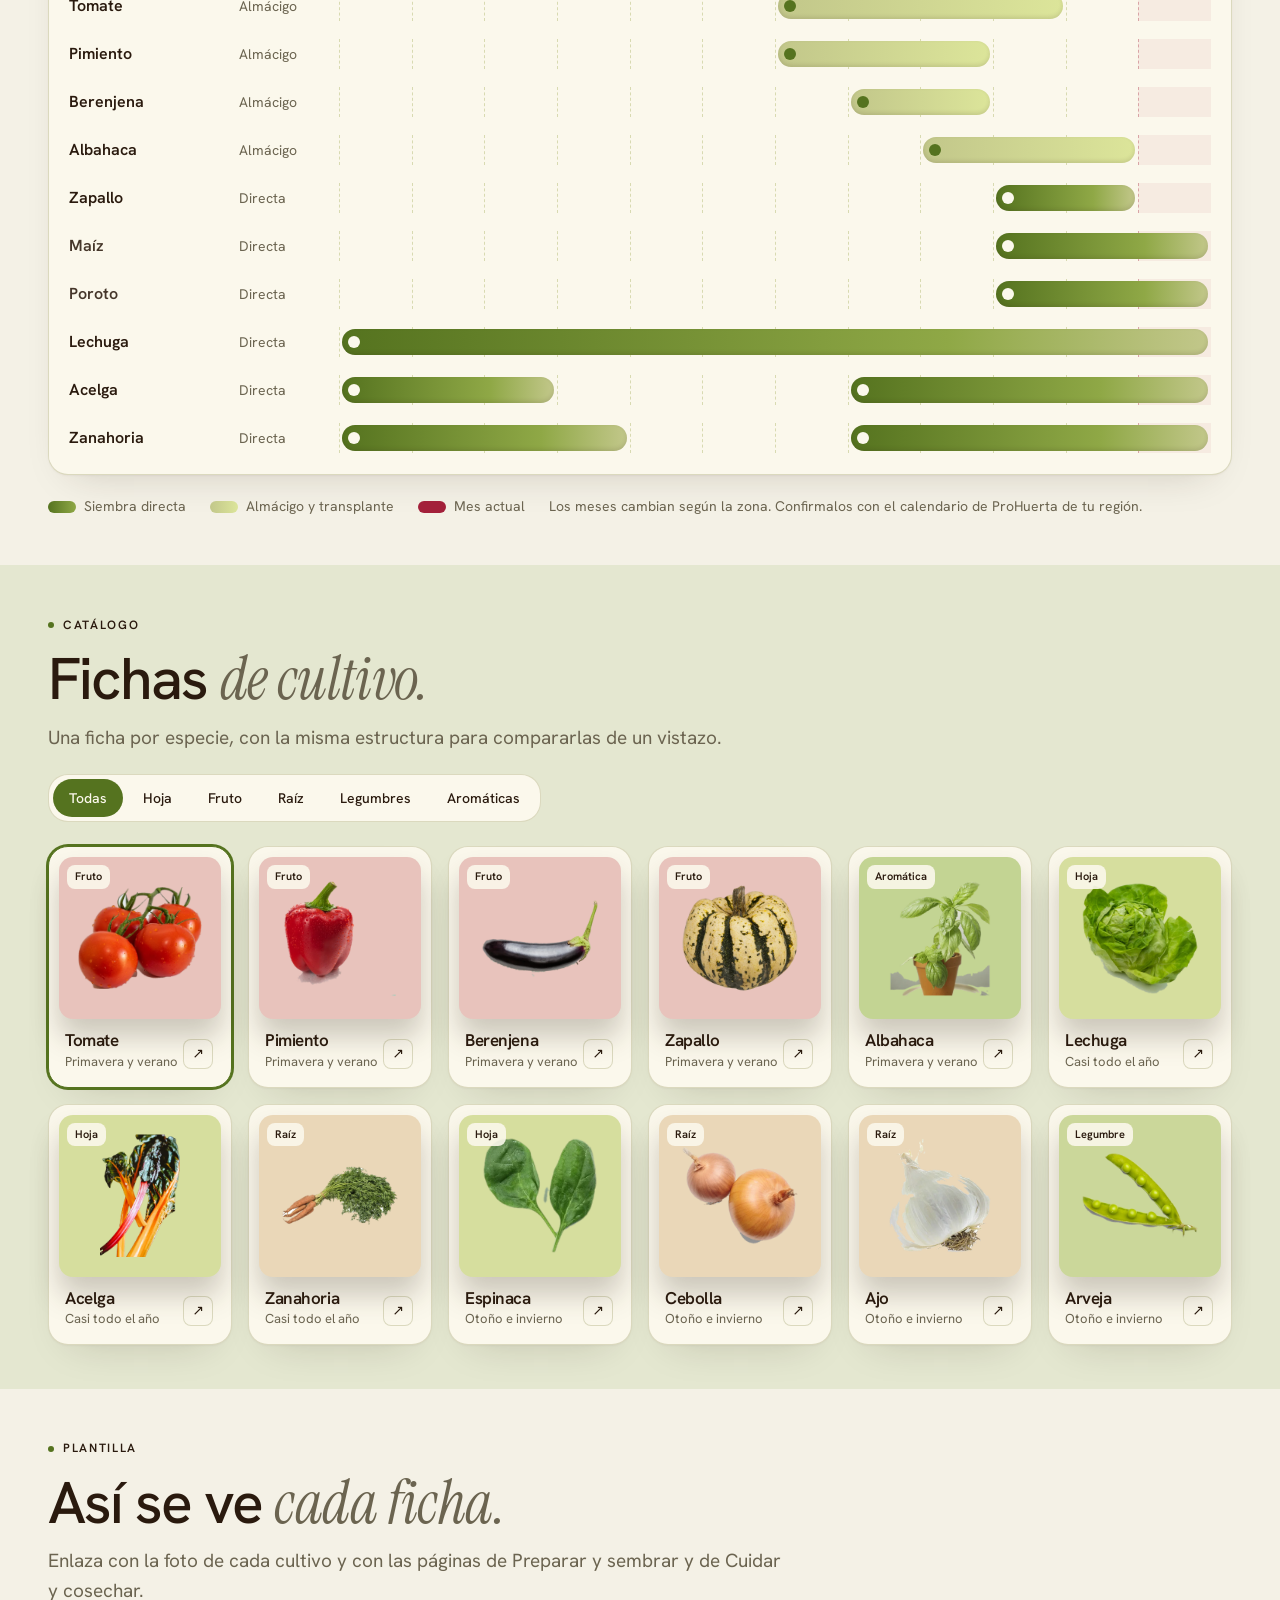
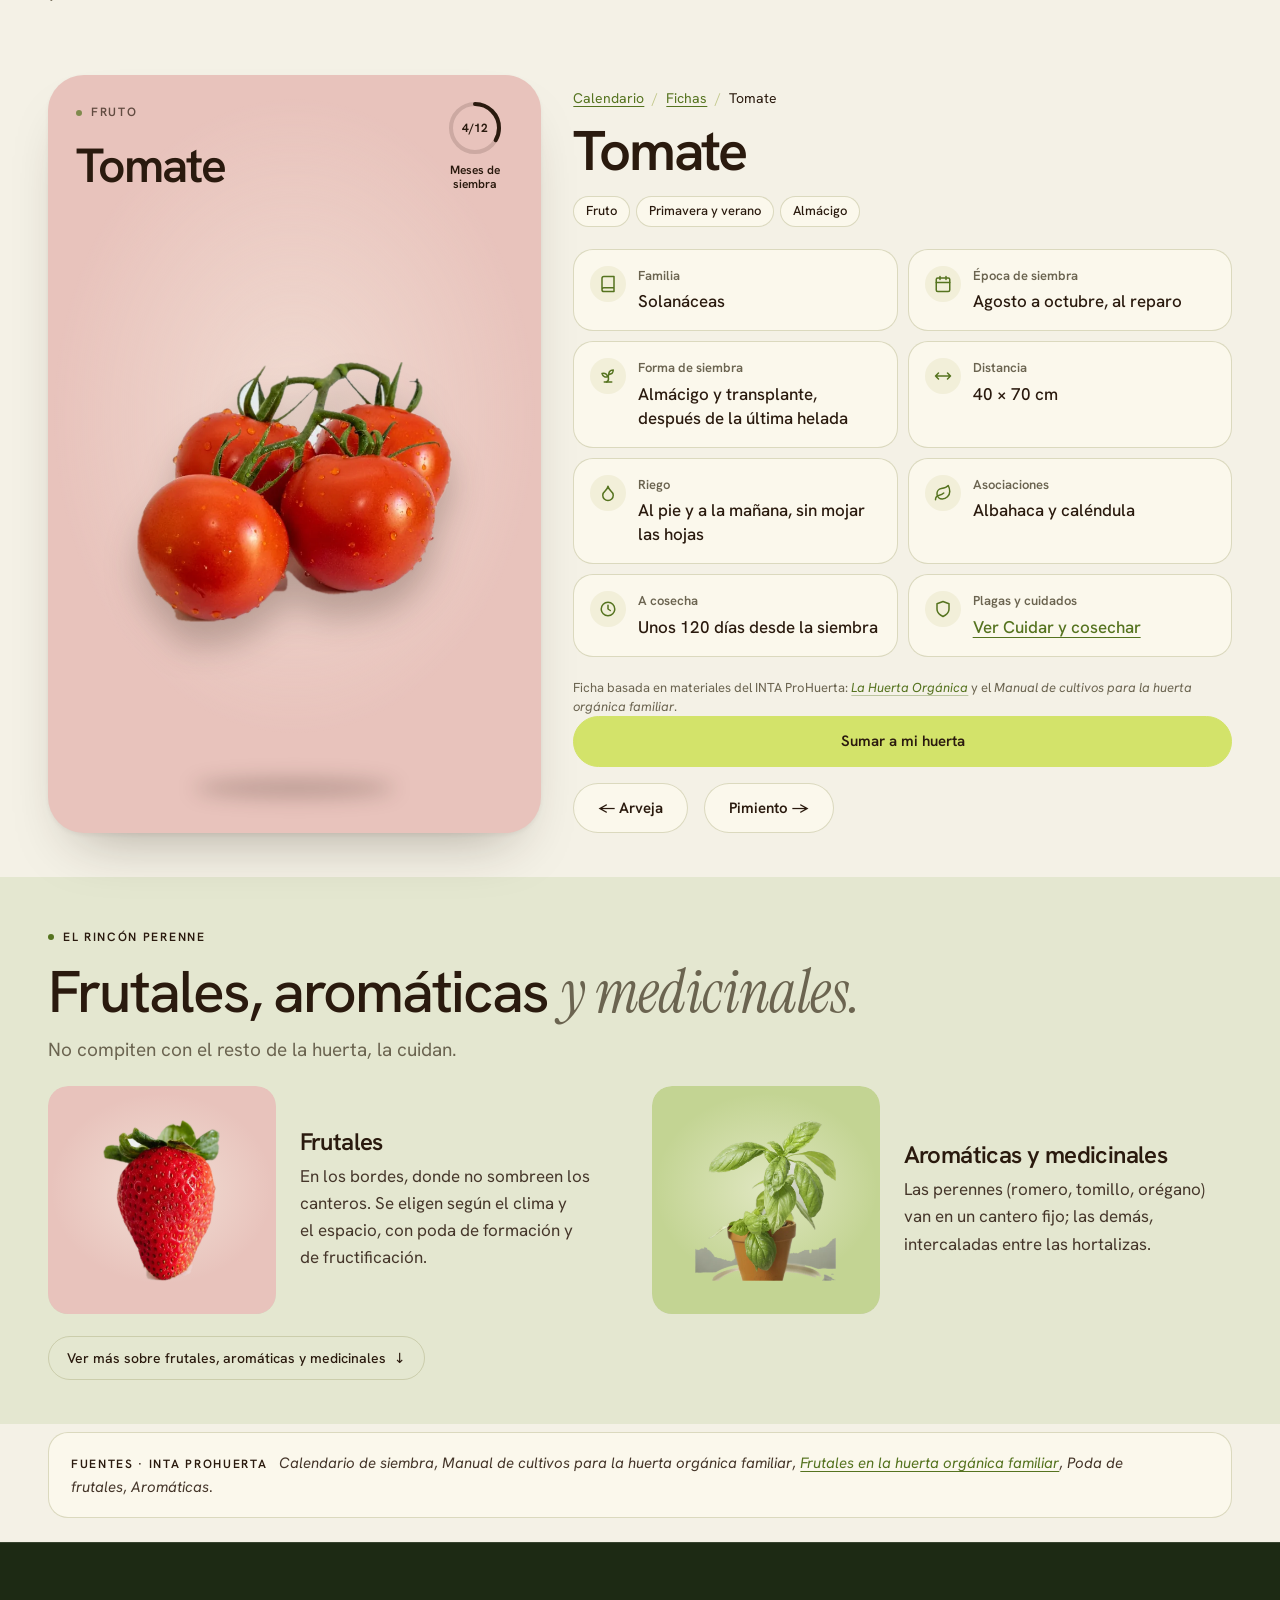
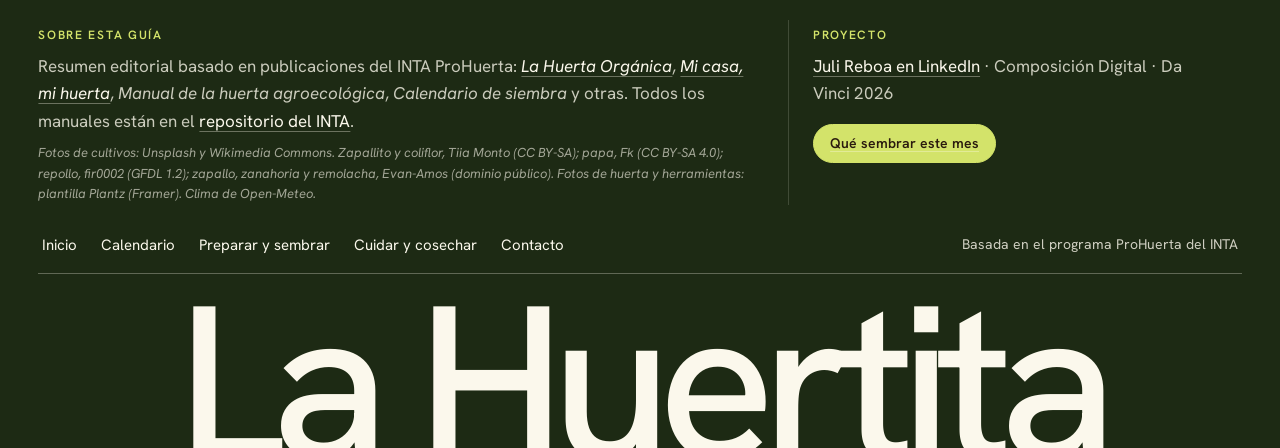
<file: html/calendario.html>
<!doctype html>
<html lang="es">
  <head>
    <meta charset="utf-8">
    <meta name="viewport" content="width=device-width, initial-scale=1">
    <title>Calendario y cultivos · La Huertita</title>
    <meta name="description" content="Qué sembrar, cuándo y cómo: calendario anual de siembra y fichas de cultivo, basado en el ProHuerta del INTA.">
    <link href="https://cdn.jsdelivr.net/npm/bootstrap@5.3.8/dist/css/bootstrap.min.css" rel="stylesheet" integrity="sha384-sRIl4kxILFvY47J16cr9ZwB07vP4J8+LH7qKQnuqkuIAvNWLzeN8tE5YBujZqJLB" crossorigin="anonymous">
    <link rel="preconnect" href="https://fonts.googleapis.com">
    <link rel="preconnect" href="https://fonts.gstatic.com" crossorigin>
    <link href="https://fonts.googleapis.com/css2?family=Instrument+Serif:ital@0;1&display=swap" rel="stylesheet">
    <link rel="stylesheet" href="../css/style.css?v=1911b">
  </head>
  <body data-base="../">
    <header class="nav-huertita container-xxl px-3">
      <nav class="navbar navbar-expand-lg">
        <a class="navbar-brand" href="../index.html">La Huertita <small>Asistente de huerta</small></a>
        <button class="navbar-toggler" type="button" data-bs-toggle="collapse" data-bs-target="#menu" aria-controls="menu" aria-expanded="false" aria-label="Abrir el menú">
          <span class="navbar-toggler-icon"></span>
        </button>
        <div class="collapse navbar-collapse " id="menu">
          <ul class="navbar-nav gap-lg-3">
            <li class="nav-item"><a class="nav-link" href="../index.html">Inicio</a></li>
            <li class="nav-item"><a class="nav-link active" aria-current="page" href="calendario.html">Calendario</a></li>
            <li class="nav-item"><a class="nav-link" href="preparar-y-sembrar.html">Preparar y sembrar</a></li>
            <li class="nav-item"><a class="nav-link" href="cuidar-y-cosechar.html">Cuidar</a></li>
          </ul>
          <a class="btn-cta" href="../index.html#mis-plantas">Mi huerta <span class="circulo" aria-hidden="true">↗</span></a>
        </div>
      </nav>
    </header>

    <main>
      <section class="portada-interna">
        <div class="foto-marco">
          <img class="fondo" src="../imgs/fotos/vivero.webp" alt="Huertero acomodando macetas con plantines en un vivero" fetchpriority="high">
          <div class="foto-rotulos"><span>Página 2 de 4</span><span>Qué sembrar · Cuándo · Cómo</span></div>
          <p class="foto-titulo" aria-hidden="true">Calendario <em>y cultivos.</em></p>
        </div>
      </section>

      <!-- Hero + este mes -->
      <section class="hero-interna">
        <div class="container-xxl px-4 px-lg-5">
          <div class="row g-5 align-items-center">
            <div class="col-lg-8">
              <p class="overline">Calendario y cultivos</p>
              <h1>Qué sembrar, <em>cuándo y cómo.</em></h1>
              <p class="bajada mb-0">El mapa de toda la huerta. Para cada especie, la época, la forma de siembra y su ficha completa. Tenelo a mano toda la temporada.</p>
            </div>
          </div>
        </div>
      </section>

      <!-- Filtros y cómo leer -->
      <section class="pt-5 pb-4">
        <div class="container-xxl px-4 px-lg-5">
          <div class="d-flex flex-wrap gap-4 align-items-center justify-content-between mb-5">
            <div class="d-flex flex-wrap gap-4 align-items-center">
              <div class="filtro" id="filtro-temporada" role="group" aria-label="Temporada">
                <button type="button" data-valor="todo" aria-pressed="true">Todo el año</button>
                <button type="button" data-valor="oi" aria-pressed="false">Otoño e invierno</button>
                <button type="button" data-valor="pv" aria-pressed="false">Primavera y verano</button>
              </div>
              <div class="filtro" id="filtro-forma" role="group" aria-label="Forma de siembra">
                <span class="etiqueta">Forma</span>
                <button type="button" data-valor="todas" aria-pressed="true">Todas</button>
                <button type="button" data-valor="directa" aria-pressed="false">Directa</button>
                <button type="button" data-valor="almacigo" aria-pressed="false">Almácigo</button>
              </div>
            </div>
            <label class="visually-hidden" for="buscador">Buscar especie</label>
            <input class="buscador" id="buscador" type="search" placeholder="Buscar especie…" autocomplete="off">
          </div>

        </div>
      </section>

      <!-- Calendario anual -->
      <section class="pt-4 pb-5" id="calendario">
        <div class="container-xxl px-4 px-lg-5">
          <h2 class="visually-hidden">Calendario anual de siembra</h2>
          <div class="table-responsive tabla-huerta">
            <div class="gantt" id="gantt" role="table" aria-label="Meses de siembra por especie"></div>
          </div>
          <div class="leyenda">
            <span><i style="background:linear-gradient(90deg,#55731F,#8FA846)"></i>Siembra directa</span>
            <span><i style="background:linear-gradient(90deg,#C2C78A,#DCE59A)"></i>Almácigo y transplante</span>
            <span><i style="background:var(--color-acento)"></i>Mes actual</span>
            <span>Los meses cambian según la zona. Confirmalos con el calendario de ProHuerta de tu región.</span>
          </div>
        </div>
      </section>

      <!-- Fichas de cultivo -->
      <section class="seccion alterna" data-abierta>
        <div class="container-xxl px-4 px-lg-5">
          <div class="encabezado">
            <p class="overline">Catálogo</p>
            <h2>Fichas <em>de cultivo.</em></h2>
            <p class="bajada">Una ficha por especie, con la misma estructura para compararlas de un vistazo.</p>
          </div>
          <div class="filtro mb-4" id="filtro-familia" role="group" aria-label="Filtrar por familia">
            <button type="button" data-valor="todas" aria-pressed="true">Todas</button>
            <button type="button" data-valor="hoja" aria-pressed="false">Hoja</button>
            <button type="button" data-valor="fruto" aria-pressed="false">Fruto</button>
            <button type="button" data-valor="raiz" aria-pressed="false">Raíz</button>
            <button type="button" data-valor="legumbre" aria-pressed="false">Legumbres</button>
            <button type="button" data-valor="aromatica" aria-pressed="false">Aromáticas</button>
          </div>
          <div class="row g-3" id="grilla-fichas"></div>
        </div>
      </section>

      <!-- Ficha tipo -->
      <section class="seccion" data-abierta>
        <div class="container-xxl px-4 px-lg-5">
          <div class="encabezado">
            <p class="overline">Plantilla</p>
            <h2>Así se ve <em>cada ficha.</em></h2>
            <p class="bajada">Enlaza con la foto de cada cultivo y con las páginas de Preparar y sembrar y de Cuidar y cosechar.</p>
          </div>
          <article class="ficha row g-5" id="ficha" aria-live="polite" style="scroll-margin-top:110px">
            <div class="col-lg-5">
              <div class="cabecera-ficha">
                <p class="overline" data-campo="familia">Fruto</p>
                <p class="nombre" data-campo="nombre" aria-hidden="true">Tomate</p>
                <div class="anillo" data-campo="anillo"></div>
                <img class="ficha-imagen recorte" src="../imgs/cultivos/tomate.webp" data-cultivo="tomate" data-base="../" alt="Tomate">
                <div class="sombra-piso" aria-hidden="true"></div>
              </div>
            </div>
            <div class="col-lg-7">
              <nav aria-label="Ubicación">
                <ol class="breadcrumb migas mb-0">
                  <li class="breadcrumb-item"><a href="#calendario">Calendario</a></li>
                  <li class="breadcrumb-item"><a href="#grilla-fichas">Fichas</a></li>
                  <li class="breadcrumb-item active" aria-current="page" data-campo="miga">Tomate</li>
                </ol>
              </nav>
              <h3>Tomate</h3>
              <div class="chips"></div>
              <dl>
                <div class="ico-familia"><dt>Familia</dt><dd data-campo="botanica"></dd></div>
                <div class="ico-epoca"><dt>Época de siembra</dt><dd data-campo="siembra"></dd></div>
                <div class="ico-forma"><dt>Forma de siembra</dt><dd data-campo="como"></dd></div>
                <div class="ico-distancia"><dt>Distancia</dt><dd data-campo="distancia"></dd></div>
                <div class="ico-riego"><dt>Riego</dt><dd data-campo="riego"></dd></div>
                <div class="ico-asociaciones"><dt>Asociaciones</dt><dd data-campo="asociaciones"></dd></div>
                <div class="ico-cosecha"><dt>A cosecha</dt><dd data-campo="dias"></dd></div>
                <div class="ico-plagas"><dt>Plagas y cuidados</dt><dd><a href="cuidar-y-cosechar.html#plagas">Ver Cuidar y cosechar</a></dd></div>
              </dl>
              <p class="fuente-dato">Ficha basada en materiales del INTA ProHuerta: <a href="https://repositorio.inta.gob.ar/handle/20.500.12123/15389" target="_blank" rel="noopener"><em>La Huerta Orgánica</em></a> y el <em>Manual de cultivos para la huerta orgánica familiar</em>.</p>
              <a class="btn btn-huerta lima w-100 mb-3" id="ficha-sumar" href="../index.html#mis-plantas">Sumar a mi huerta</a>
              <div class="d-flex gap-3">
                <button class="btn btn-huerta secundario" type="button" id="ficha-anterior">← Anterior</button>
                <button class="btn btn-huerta secundario" type="button" id="ficha-siguiente">Siguiente →</button>
              </div>
            </div>
          </article>
        </div>
      </section>

      <!-- Frutales, aromáticas y medicinales -->
      <section class="seccion alterna">
        <div class="container-xxl px-4 px-lg-5">
          <div class="encabezado">
            <p class="overline">El rincón perenne</p>
            <h2>Frutales, aromáticas <em>y medicinales.</em></h2>
            <p class="bajada">No compiten con el resto de la huerta, la cuidan.</p>
          </div>
          <div class="row g-4">
            <div class="col-lg-6">
              <div class="row g-4 align-items-center">
                <div class="col-sm-5"><figure class="lamina-grabado foto-recorte" style="--tono:#E8C3BC"><img class="img-fluid recorte" src="../imgs/cultivos/frutilla.webp" alt="Frutilla madura" loading="lazy"></figure></div>
                <div class="col-sm-7">
                  <h3 class="fs-4">Frutales</h3>
                  <p class="mb-0">En los bordes, donde no sombreen los canteros. Se eligen según el clima y el espacio, con poda de formación y de fructificación.</p>
                </div>
              </div>
            </div>
            <div class="col-lg-6">
              <div class="row g-4 align-items-center">
                <div class="col-sm-5"><figure class="lamina-grabado foto-recorte" style="--tono:#C3D493"><img class="img-fluid recorte" src="../imgs/cultivos/albahaca.webp" alt="Planta de albahaca en maceta" loading="lazy"></figure></div>
                <div class="col-sm-7">
                  <h3 class="fs-4">Aromáticas y medicinales</h3>
                  <p class="mb-0">Las perennes (romero, tomillo, orégano) van en un cantero fijo; las demás, intercaladas entre las hortalizas.</p>
                </div>
              </div>
            </div>
          </div>
          <p class="nota">Tené el calendario impreso y clavado en la pared de la huerta. Es la consulta más frecuente de toda la temporada.</p>
        </div>
      </section>

      <section class="fuentes">
        <div class="container-xxl px-4 px-lg-5">
          <p class="mb-0"><span class="overline">Fuentes · INTA ProHuerta</span> <em>Calendario de siembra</em>, <em>Manual de cultivos para la huerta orgánica familiar</em>, <a href="https://repositorio.inta.gob.ar/handle/20.500.12123/15387" target="_blank" rel="noopener"><em>Frutales en la huerta orgánica familiar</em></a>, <em>Poda de frutales</em>, <em>Aromáticas</em>.</p>
        </div>
      </section>
    </main>

    <footer class="pie">
      <div class="container-xxl px-3">
        <div class="pie-marco">
          <img class="fondo" src="../imgs/paisajes/bruma.webp" alt="" loading="lazy">
          <div class="pie-tarjeta">
            <div>
              <p class="overline mb-2">Sobre esta guía</p>
              <p class="mb-2">Resumen editorial basado en publicaciones del INTA ProHuerta: <a href="https://repositorio.inta.gob.ar/handle/20.500.12123/15389" target="_blank" rel="noopener"><em>La Huerta Orgánica</em></a>, <a href="https://repositorio.inta.gob.ar/handle/20.500.12123/15072" target="_blank" rel="noopener"><em>Mi casa, mi huerta</em></a>, <em>Manual de la huerta agroecológica</em>, <em>Calendario de siembra</em> y otras. Todos los manuales están en el <a href="https://repositorio.inta.gob.ar/" target="_blank" rel="noopener">repositorio del INTA</a>.</p>
              <p class="credito mt-0 mb-0">Fotos de cultivos: Unsplash y Wikimedia Commons. Zapallito y coliflor, Tiia Monto (CC BY-SA); papa, Fk (CC BY-SA 4.0); repollo, fir0002 (GFDL 1.2); zapallo, zanahoria y remolacha, Evan-Amos (dominio público). Fotos de huerta y herramientas: plantilla Plantz (Framer). Clima de Open-Meteo.</p>
            </div>
            <div>
              <p class="overline mb-2">Proyecto</p>
              <p class="mb-3"><a href="https://www.linkedin.com/in/julieta-reboa/" target="_blank" rel="noopener">Juli Reboa en LinkedIn</a> · Composición Digital · Da Vinci 2026</p>
              <a class="btn btn-huerta lima chico" href="calendario.html">Qué sembrar este mes</a>
            </div>
          </div>
          <div class="pie-barra">
            <nav class="d-flex flex-wrap gap-4" aria-label="Pie de página">
              <a href="../index.html">Inicio</a>
              <a href="calendario.html">Calendario</a>
              <a href="preparar-y-sembrar.html">Preparar y sembrar</a>
              <a href="cuidar-y-cosechar.html">Cuidar y cosechar</a>
              <a href="../index.html#contacto">Contacto</a>
            </nav>
            <span>Basada en el programa ProHuerta del INTA</span>
          </div>
          <p class="pie-gigante" aria-hidden="true">La Huertita</p>
        </div>
      </div>
    </footer>

    <script src="https://cdn.jsdelivr.net/npm/bootstrap@5.3.8/dist/js/bootstrap.bundle.min.js" integrity="sha384-FKyoEForCGlyvwx9Hj09JcYn3nv7wiPVlz7YYwJrWVcXK/BmnVDxM+D2scQbITxI" crossorigin="anonymous"></script>
    <script src="../js/cultivos.js"></script>
    <script src="../js/este-mes.js"></script>
    <script src="../js/calendario.js"></script>
    <script src="../js/front.js?v=2910w"></script>
  </body>
</html>
</file>
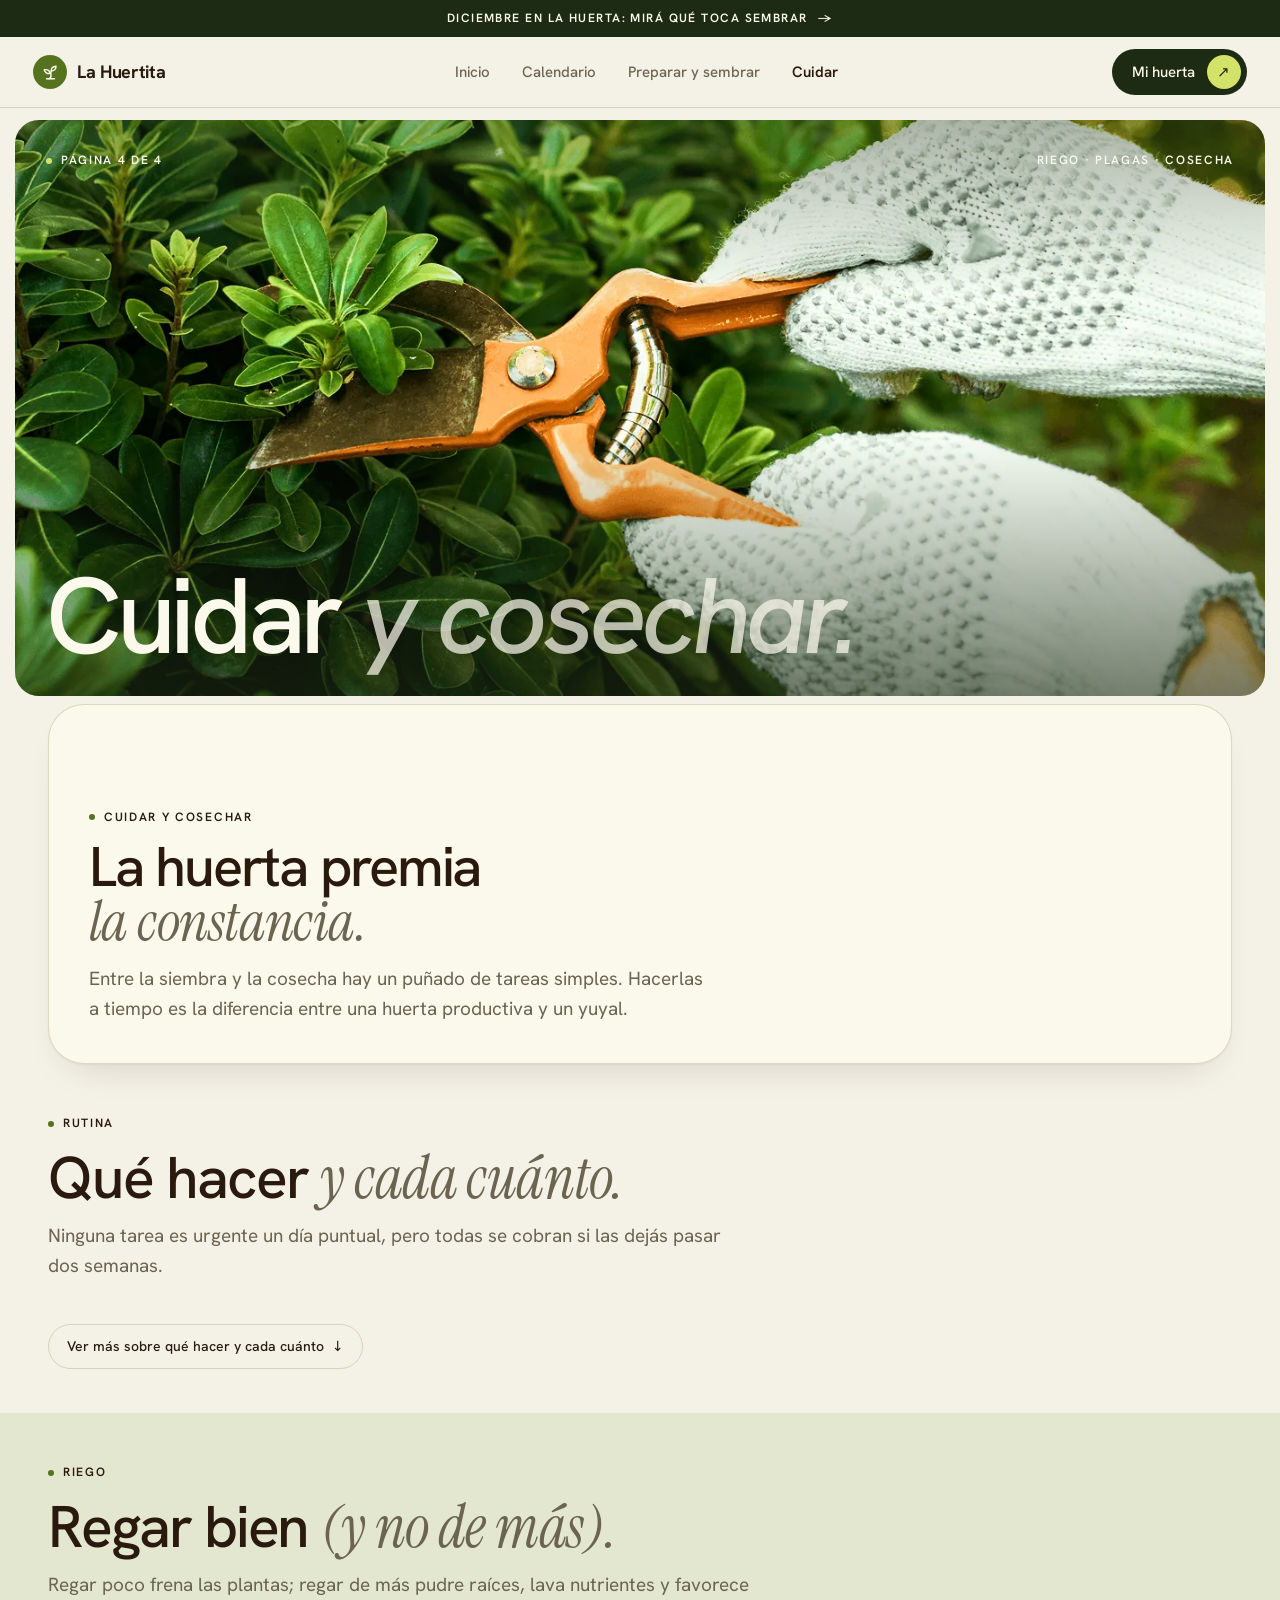
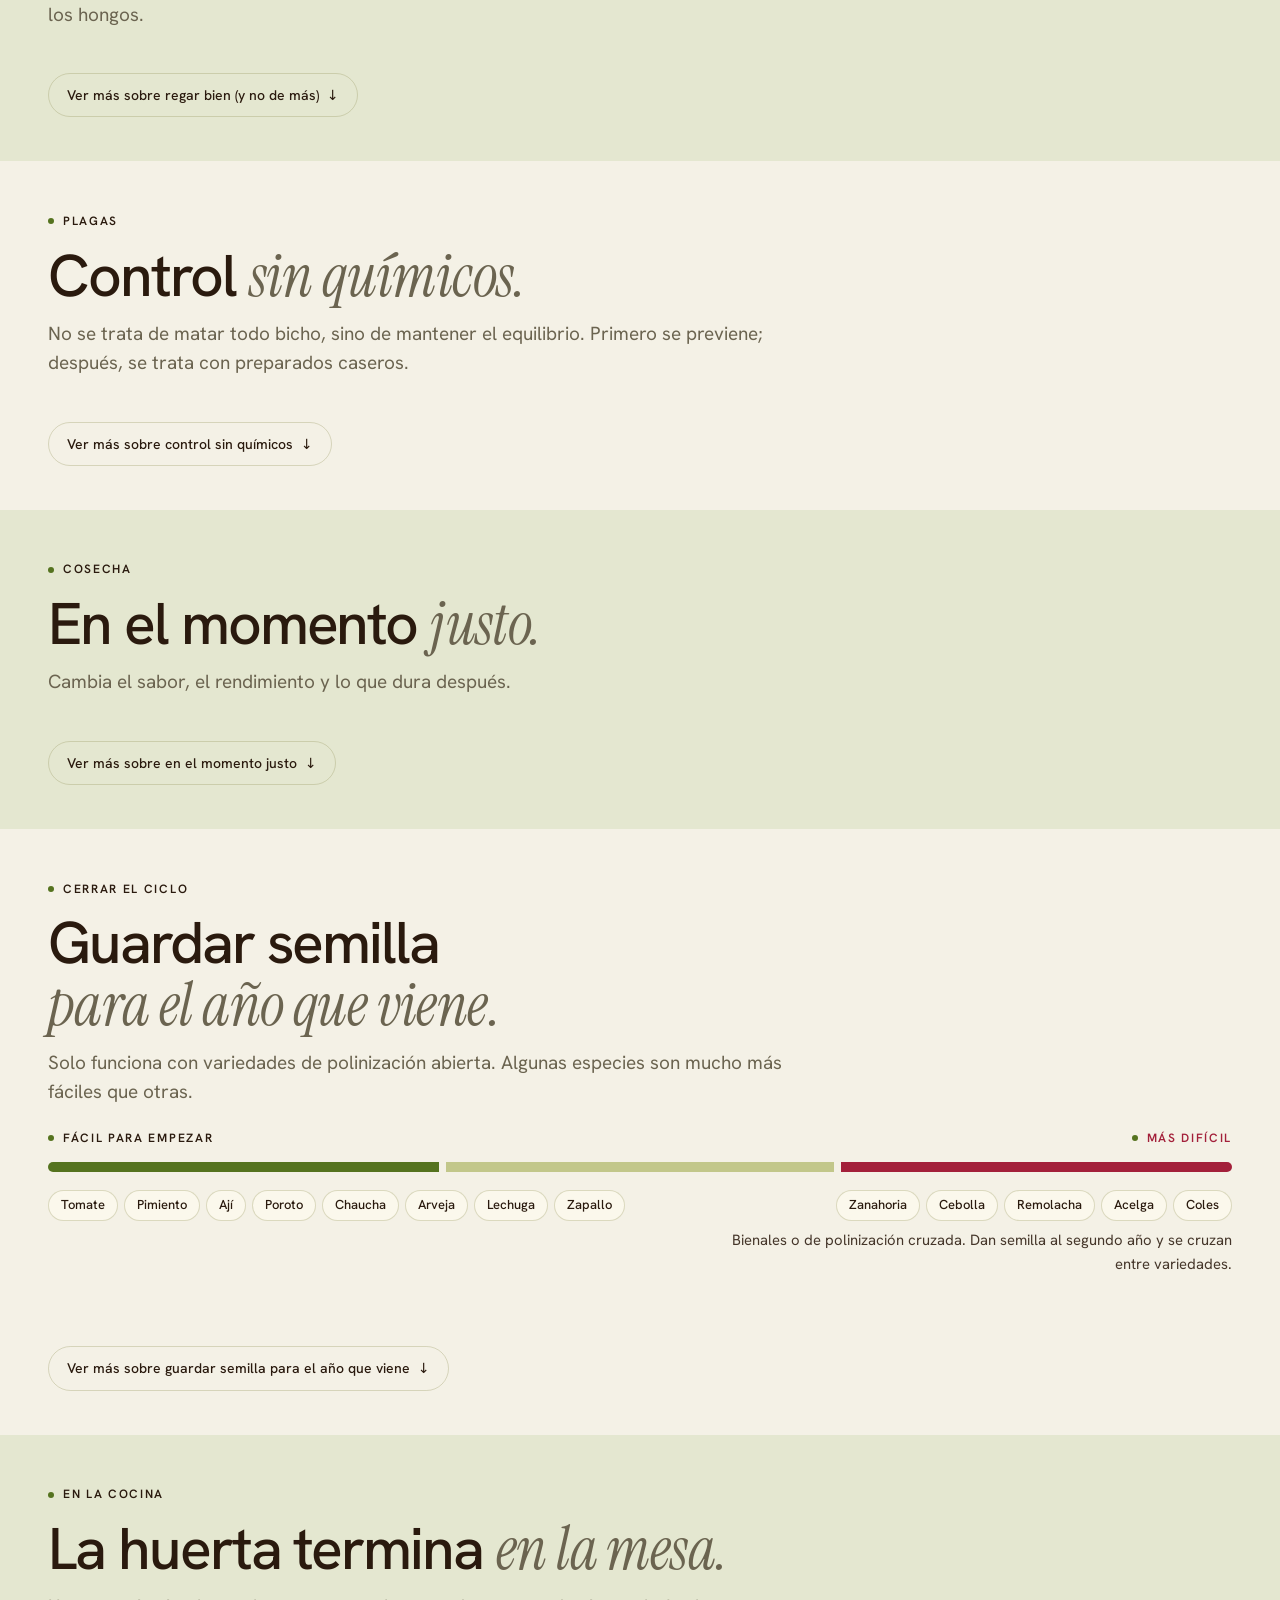
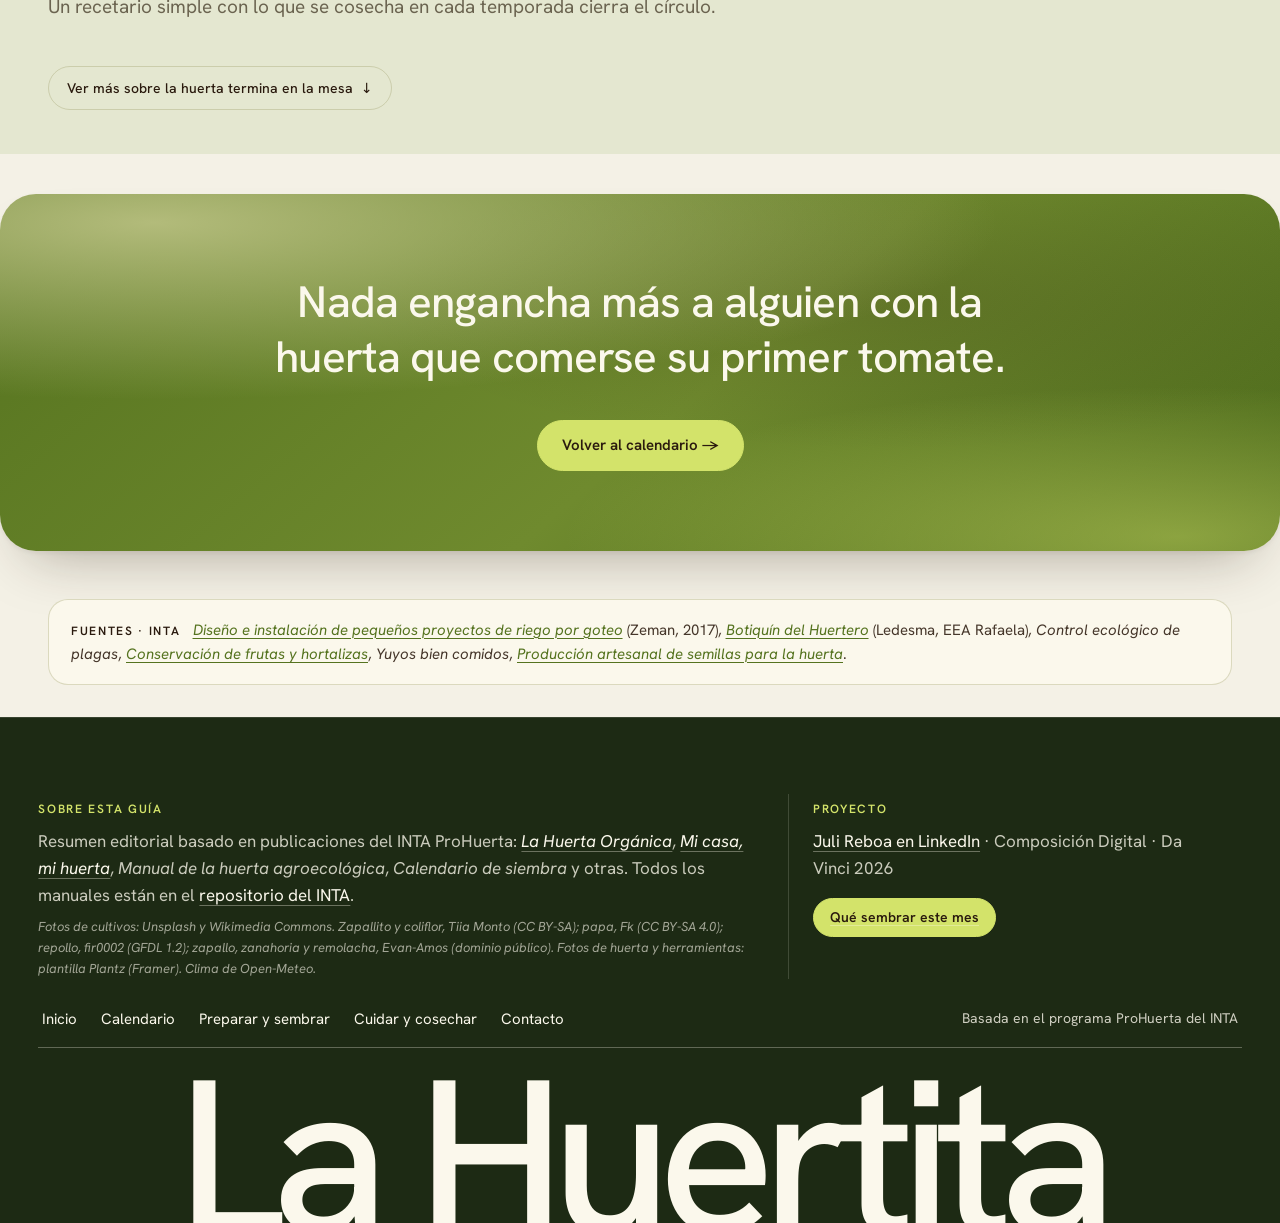
<file: html/cuidar-y-cosechar.html>
<!doctype html>
<html lang="es">
  <head>
    <meta charset="utf-8">
    <meta name="viewport" content="width=device-width, initial-scale=1">
    <title>Cuidar y cosechar · La Huertita</title>
    <meta name="description" content="Riego, plagas sin químicos, cosecha, semilla propia y recetas: cómo mantener la huerta y cerrar el ciclo.">
    <link href="https://cdn.jsdelivr.net/npm/bootstrap@5.3.8/dist/css/bootstrap.min.css" rel="stylesheet" integrity="sha384-sRIl4kxILFvY47J16cr9ZwB07vP4J8+LH7qKQnuqkuIAvNWLzeN8tE5YBujZqJLB" crossorigin="anonymous">
    <link rel="preconnect" href="https://fonts.googleapis.com">
    <link rel="preconnect" href="https://fonts.gstatic.com" crossorigin>
    <link href="https://fonts.googleapis.com/css2?family=Instrument+Serif:ital@0;1&display=swap" rel="stylesheet">
    <link rel="stylesheet" href="../css/style.css?v=1711">
  </head>
  <body data-base="../">
    <header class="nav-huertita container-xxl px-3">
      <nav class="navbar navbar-expand-lg">
        <a class="navbar-brand" href="../index.html">La Huertita <small>Asistente de huerta</small></a>
        <button class="navbar-toggler" type="button" data-bs-toggle="collapse" data-bs-target="#menu" aria-controls="menu" aria-expanded="false" aria-label="Abrir el menú">
          <span class="navbar-toggler-icon"></span>
        </button>
        <div class="collapse navbar-collapse " id="menu">
          <ul class="navbar-nav gap-lg-3">
            <li class="nav-item"><a class="nav-link" href="../index.html">Inicio</a></li>
            <li class="nav-item"><a class="nav-link" href="calendario.html">Calendario</a></li>
            <li class="nav-item"><a class="nav-link" href="preparar-y-sembrar.html">Preparar y sembrar</a></li>
            <li class="nav-item"><a class="nav-link active" aria-current="page" href="cuidar-y-cosechar.html">Cuidar</a></li>
          </ul>
          <a class="btn-cta" href="../index.html#mis-plantas">Mi huerta <span class="circulo" aria-hidden="true">↗</span></a>
        </div>
      </nav>
    </header>

    <main>
      <section class="portada-interna">
        <div class="foto-marco">
          <img class="fondo" src="../imgs/fotos/poda.webp" alt="Manos con guantes podando con tijera" fetchpriority="high">
          <div class="foto-rotulos"><span>Página 4 de 4</span><span>Riego · Plagas · Cosecha</span></div>
          <p class="foto-titulo" aria-hidden="true">Cuidar <em>y cosechar.</em></p>
        </div>
      </section>

      <!-- Hero a sangre -->
      <section class="hero-interna">
        <div class="container-xxl px-4 px-lg-5">
          <div class="row g-5 align-items-end">
            <div class="col-lg-7">
              <p class="overline">Cuidar y cosechar</p>
              <h1>La huerta premia <em>la constancia.</em></h1>
              <p class="bajada mb-0">Entre la siembra y la cosecha hay un puñado de tareas simples. Hacerlas a tiempo es la diferencia entre una huerta productiva y un yuyal.</p>
            </div>
            <div class="col-lg-5">
              <figure class="lamina">
                <img class="img-fluid hero-imagen" src="../imgs/home-calendario.webp" alt="Canteros de flores en plena temporada">
                <figcaption><span>Canteros de flores en plena temporada.</span></figcaption>
              </figure>
            </div>
          </div>
        </div>
      </section>

      <!-- La rutina -->
      <section class="seccion">
        <div class="container-xxl px-4 px-lg-5">
          <div class="encabezado">
            <p class="overline">Rutina</p>
            <h2>Qué hacer <em>y cada cuánto.</em></h2>
            <p class="bajada">Ninguna tarea es urgente un día puntual, pero todas se cobran si las dejás pasar dos semanas.</p>
          </div>
          <div class="row g-4">
            <div class="col-md-4">
              <div class="card tarjeta">
                <p class="overline">Diez minutos</p>
                <h3>Cada día</h3>
                <ul class="lista-check mt-3">
                  <li>Recorrer la huerta y mirar el envés de las hojas.</li>
                  <li>Regar temprano o al atardecer, si hace falta.</li>
                  <li>Sacar a mano la plaga que aparezca.</li>
                </ul>
              </div>
            </div>
            <div class="col-md-4">
              <div class="card tarjeta">
                <p class="overline">Un rato fijo, dos veces</p>
                <h3>Cada semana</h3>
                <ul class="lista-check mt-3">
                  <li>Carpir y sacar los yuyos cuando están chicos.</li>
                  <li>Ralear lo que nació amontonado.</li>
                  <li>Revisar tutores y atar lo que creció.</li>
                </ul>
              </div>
            </div>
            <div class="col-md-4">
              <div class="card tarjeta">
                <p class="overline">Al cambiar de estación</p>
                <h3>Cada temporada</h3>
                <ul class="lista-check mt-3">
                  <li>Aporcar lo que lo necesite.</li>
                  <li>Rotar las familias de cantero.</li>
                  <li>Guardar semilla de las mejores plantas.</li>
                </ul>
              </div>
            </div>
          </div>
        </div>
      </section>

      <!-- Riego -->
      <section class="seccion alterna" id="riego">
        <div class="container-xxl px-4 px-lg-5">
          <div class="row g-5">
            <div class="col-lg-7">
              <div class="encabezado">
                <p class="overline">Riego</p>
                <h2>Regar bien <em>(y no de más).</em></h2>
                <p class="bajada">Regar poco frena las plantas; regar de más pudre raíces, lava nutrientes y favorece los hongos.</p>
              </div>
              <div class="row g-3">
                <div class="col-sm-6">
                  <div class="card tarjeta">
                    <p class="overline">Hacé</p>
                    <ul class="lista-check mt-3">
                      <li>Regá a la mañana temprano o al atardecer.</li>
                      <li>Mojá la tierra, no las hojas.</li>
                      <li>Cubrí el suelo con mulch.</li>
                    </ul>
                  </div>
                </div>
                <div class="col-sm-6">
                  <div class="card tarjeta">
                    <p class="overline" style="color:var(--color-acento)">Evitá</p>
                    <ul class="lista-check cruz mt-3">
                      <li>Regar al sol del mediodía.</li>
                      <li>Mojar el follaje de noche.</li>
                      <li>Encharcar, porque pudre las raíces.</li>
                    </ul>
                  </div>
                </div>
              </div>
              <p class="nota">El mulch es la mejor obra de riego que existe. Es gratis, no se rompe y trabaja las veinticuatro horas.</p>
            </div>
            <div class="col-lg-5">
              <figure class="diagrama mb-4"><img class="img-fluid" src="../imgs/laminas/esquema-goteo.svg" alt="Esquema de riego por goteo: un tanque elevado sobre un soporte, una llave y un filtro, y la cinta con goteros a lo largo del cantero"><figcaption>Del tanque elevado a la cinta con goteros.<span>Esquema propio, a partir del material de riego por goteo del INTA.</span></figcaption></figure>
              <p class="overline mb-3">Riego por goteo, lo básico</p>
              <ul class="lista-check punto">
                <li>Se dimensiona según el agua disponible, no al revés.</li>
                <li>Un tanque elevado da presión suficiente para una huerta familiar.</li>
                <li>Cinta o mangueras con goteros cada 20 a 30 cm.</li>
              </ul>
            </div>
          </div>
        </div>
      </section>

      <!-- Plagas -->
      <section class="seccion" id="plagas">
        <div class="container-xxl px-4 px-lg-5">
          <div class="encabezado">
            <p class="overline">Plagas</p>
            <h2>Control <em>sin químicos.</em></h2>
            <p class="bajada">No se trata de matar todo bicho, sino de mantener el equilibrio. Primero se previene; después, se trata con preparados caseros.</p>
          </div>
          <div class="table-responsive mb-5">
            <table class="tabla-huerta tabla-apilable">
              <thead><tr><th scope="col">Plaga</th><th scope="col">Qué vas a ver</th><th scope="col">Preparado casero</th></tr></thead>
              <tbody>
                <tr><td>Pulgones</td><td>Hojas enruladas y pegajosas, brotes llenos de bichitos verdes o negros</td><td>Macerado de ajo o solución de jabón blanco</td></tr>
                <tr><td>Ácaros</td><td>Puntitos amarillos y una telita fina en el envés</td><td>Macerado de ajo</td></tr>
                <tr><td>Cochinillas</td><td>Bultitos blancos o marrones pegados a los tallos</td><td>Solución de jabón blanco</td></tr>
                <tr><td>Babosas y caracoles</td><td>Hojas comidas y un rastro brillante</td><td>Barrera de ceniza o tierra de diatomea</td></tr>
              </tbody>
            </table>
          </div>

          <p class="overline mb-3">Cómo se hacen los preparados</p>
          <div class="accordion preparados mb-5" id="preparados">
            <div class="accordion-item">
              <h3 class="accordion-header">
                <button class="accordion-button" type="button" data-bs-toggle="collapse" data-bs-target="#prep-ajo" aria-expanded="true" aria-controls="prep-ajo">Macerado de ajo</button>
              </h3>
              <div id="prep-ajo" class="accordion-collapse collapse show" data-bs-parent="#preparados">
                <div class="accordion-body">
                  <ol class="pasos">
                    <li><span class="n">1</span><div><strong>Machacá una cabeza de ajo</strong><span>Con cáscara y todo, en un litro de agua.</span></div></li>
                    <li><span class="n">2</span><div><strong>Dejalo reposar un día</strong><span>Tapado y a la sombra.</span></div></li>
                    <li><span class="n">3</span><div><strong>Colá y pulverizá</strong><span>Al atardecer, mojando bien el envés de las hojas.</span></div></li>
                  </ol>
                </div>
              </div>
            </div>
            <div class="accordion-item">
              <h3 class="accordion-header">
                <button class="accordion-button collapsed" type="button" data-bs-toggle="collapse" data-bs-target="#prep-jabon" aria-expanded="false" aria-controls="prep-jabon">Solución de jabón blanco</button>
              </h3>
              <div id="prep-jabon" class="accordion-collapse collapse" data-bs-parent="#preparados">
                <div class="accordion-body">
                  <ol class="pasos">
                    <li><span class="n">1</span><div><strong>Rallá jabón blanco en pan</strong><span>Una cucharada por litro de agua tibia, sin detergente.</span></div></li>
                    <li><span class="n">2</span><div><strong>Disolvé y dejá enfriar</strong><span>Que no queden grumos.</span></div></li>
                    <li><span class="n">3</span><div><strong>Pulverizá sobre la plaga</strong><span>Y enjuagá con agua al día siguiente.</span></div></li>
                  </ol>
                </div>
              </div>
            </div>
            <div class="accordion-item">
              <h3 class="accordion-header">
                <button class="accordion-button collapsed" type="button" data-bs-toggle="collapse" data-bs-target="#prep-ceniza" aria-expanded="false" aria-controls="prep-ceniza">Barrera de ceniza</button>
              </h3>
              <div id="prep-ceniza" class="accordion-collapse collapse" data-bs-parent="#preparados">
                <div class="accordion-body">
                  <ol class="pasos">
                    <li><span class="n">1</span><div><strong>Juntá ceniza de leña</strong><span>Fría y bien seca, sin restos de carbón.</span></div></li>
                    <li><span class="n">2</span><div><strong>Hacé un anillo alrededor de la planta</strong><span>De unos cinco centímetros de ancho.</span></div></li>
                    <li><span class="n">3</span><div><strong>Renovala después de cada lluvia</strong><span>Mojada deja de frenar a babosas y caracoles.</span></div></li>
                  </ol>
                </div>
              </div>
            </div>
          </div>

          <p class="overline mb-4">Aliados que hay que cuidar</p>
          <ul class="row g-4 list-unstyled mb-0">
            <li class="col-4 col-md-2 aliado"><p>Vaquita de San Antonio</p></li>
            <li class="col-4 col-md-2 aliado"><p>Crisopa</p></li>
            <li class="col-4 col-md-2 aliado"><p>Avispas chiquitas</p></li>
            <li class="col-4 col-md-2 aliado"><p>Arañas</p></li>
            <li class="col-4 col-md-2 aliado"><p>Sapos y lagartijas</p></li>
            <li class="col-4 col-md-2 aliado"><p>Pájaros</p></li>
          </ul>
          <p class="nota">El mejor insecticida es caminar la huerta cada día. La plaga que ves el lunes se saca con la mano.</p>
        </div>
      </section>

      <!-- Cosecha y post-cosecha -->
      <section class="seccion alterna" id="cosecha">
        <div class="container-xxl px-4 px-lg-5">
          <div class="row g-5 align-items-center mb-5">
            <div class="col-lg-6">
              <img class="img-fluid imagen-cover" src="../imgs/home-cuidar.webp" alt="Carretillas amarillas apoyadas sobre el pasto de una huerta" style="aspect-ratio:580/420">
            </div>
            <div class="col-lg-6">
              <div class="encabezado">
                <p class="overline">Cosecha</p>
                <h2>En el momento <em>justo.</em></h2>
                <p class="bajada">Cambia el sabor, el rendimiento y lo que dura después.</p>
              </div>
              <ol class="pasos">
                <li><span class="n">1</span><div><strong>A la mañana temprano</strong><span>Cuando la planta está fresca y turgente.</span></div></li>
                <li><span class="n">2</span><div><strong>Con tijera o cuchillo limpio</strong><span>Sin tironear, así no lastimás la planta.</span></div></li>
                <li><span class="n">3</span><div><strong>Seguido</strong><span>Cosechar seguido hace que la planta siga produciendo.</span></div></li>
              </ol>
            </div>
          </div>

          <p class="overline mb-3">Conservas y aprovechamiento</p>
          <div class="row g-3">
            <div class="col-6 col-lg-3"><div class="card tarjeta conserva"><h3 class="fs-5">Congelar</h3><p class="mb-0">Blanqueando antes</p></div></div>
            <div class="col-6 col-lg-3"><div class="card tarjeta conserva"><h3 class="fs-5">Secar</h3><p class="mb-0">Tomate, aromáticas y frutas</p></div></div>
            <div class="col-6 col-lg-3"><div class="card tarjeta conserva"><h3 class="fs-5">Encurtir</h3><p class="mb-0">Con el excedente</p></div></div>
            <div class="col-6 col-lg-3"><div class="card tarjeta conserva"><h3 class="fs-5">Mermeladas</h3><p class="mb-0">Cuando todo madura junto</p></div></div>
          </div>
        </div>
      </section>

      <!-- Guardar semilla -->
      <section class="seccion" id="semilla">
        <div class="container-xxl px-4 px-lg-5">
          <div class="encabezado">
            <p class="overline">Cerrar el ciclo</p>
            <h2>Guardar semilla <em>para el año que viene.</em></h2>
            <p class="bajada">Solo funciona con variedades de polinización abierta. Algunas especies son mucho más fáciles que otras.</p>
          </div>

          <div class="mb-5">
            <div class="d-flex justify-content-between">
              <span class="overline">Fácil para empezar</span>
              <span class="overline" style="color:var(--color-acento)">Más difícil</span>
            </div>
            <div class="escala-barra" aria-hidden="true"></div>
            <div class="row g-4">
              <div class="col-md-6">
                <div class="chips">
                  <span class="chip">Tomate</span><span class="chip">Pimiento</span><span class="chip">Ají</span><span class="chip">Poroto</span><span class="chip">Chaucha</span><span class="chip">Arveja</span><span class="chip">Lechuga</span><span class="chip">Zapallo</span>
                </div>
              </div>
              <div class="col-md-6 text-md-end">
                <div class="chips justify-content-md-end mb-2">
                  <span class="chip">Zanahoria</span><span class="chip">Cebolla</span><span class="chip">Remolacha</span><span class="chip">Acelga</span><span class="chip">Coles</span>
                </div>
                <p class="small mb-0">Bienales o de polinización cruzada. Dan semilla al segundo año y se cruzan entre variedades.</p>
              </div>
            </div>
          </div>

          <ol class="pasos en-fila">
            <li><span class="n">1</span><div><strong>Elegí las mejores plantas</strong><span>Sanas, productivas y típicas de la variedad, no las que sobraron.</span></div></li>
            <li><span class="n">2</span><div><strong>Dejá madurar de más</strong><span>El tomate bien pasado, la chaucha seca en la planta.</span></div></li>
            <li><span class="n">3</span><div><strong>Secá y guardá</strong><span>En sobre o frasco, con el nombre y el año.</span></div></li>
          </ol>
          <p class="nota">Guardá siempre más de lo que creés que necesitás y regalá el resto. La semilla que circula entre huerteros es la que se adapta a tu lugar.</p>
        </div>
      </section>

      <!-- Recetas -->
      <section class="seccion alterna" id="recetas">
        <div class="container-xxl px-4 px-lg-5">
          <div class="encabezado">
            <p class="overline">En la cocina</p>
            <h2>La huerta termina <em>en la mesa.</em></h2>
            <p class="bajada">Un recetario simple con lo que se cosecha en cada temporada cierra el círculo.</p>
          </div>
          <div class="row g-4">
            <div class="col-lg-7">
              <article class="card tarjeta p-0 overflow-hidden">
                <figure class="lamina-grabado foto-recorte grande" style="--tono:#E8C3BC"><img class="img-fluid recorte" src="../imgs/cultivos/zapallo.webp" alt="Zapallo" loading="lazy"></figure>
                <div class="p-4">
                  <p class="overline">Receta de temporada</p>
                  <h3 class="fs-2">Qué cocinar con lo que cosechás</h3>
                  <p class="mb-0">Recetas por temporada y por cultivo, para no desperdiciar nada.</p>
                </div>
              </article>
            </div>
            <div class="col-lg-5 d-grid gap-3">
              <article class="card tarjeta receta-mini p-3"><figure class="lamina-grabado foto-recorte" style="--tono:#D6DE9E"><img class="img-fluid recorte" src="../imgs/cultivos/acelga.webp" alt="Acelga de pencas de colores" loading="lazy"></figure><div><strong>Excedentes</strong><span>Qué hacer con tanta acelga, zapallo o tomate</span></div></article>
              <article class="card tarjeta receta-mini p-3"><figure class="lamina-grabado foto-recorte" style="--tono:#C3D493"><img class="img-fluid recorte" src="../imgs/cultivos/perejil.webp" alt="Ramita de perejil" loading="lazy"></figure><div><strong>Aprovechamiento integral</strong><span>Tallos, hojas y cáscaras</span></div></article>
              <article class="card tarjeta receta-mini p-3"><figure class="lamina-grabado foto-recorte" style="--tono:#D6DE9E"><img class="img-fluid recorte" src="../imgs/cultivos/verdolaga.webp" alt="Ramita de verdolaga" loading="lazy"></figure><div><strong>Yuyos bien comidos</strong><span>Plantas silvestres comestibles</span></div></article>
            </div>
          </div>
        </div>
      </section>

      <!-- Cierre -->
      <section class="cierre">
        <div class="container-xxl px-4 px-lg-5">
          <blockquote>Nada engancha más a alguien con la huerta que comerse su primer tomate.</blockquote>
          <a class="btn btn-huerta" href="calendario.html">Volver al calendario →</a>
        </div>
      </section>

      <section class="fuentes">
        <div class="container-xxl px-4 px-lg-5">
          <p class="mb-2"><span class="overline">Fuentes · INTA</span> <a href="https://repositorio.inta.gob.ar/handle/20.500.12123/1967" target="_blank" rel="noopener"><em>Diseño e instalación de pequeños proyectos de riego por goteo</em></a> (Zeman, 2017), <a href="https://repositorio.inta.gob.ar/handle/20.500.12123/663" target="_blank" rel="noopener"><em>Botiquín del Huertero</em></a> (Ledesma, EEA Rafaela), <em>Control ecológico de plagas</em>, <a href="https://repositorio.inta.gob.ar/handle/20.500.12123/15606" target="_blank" rel="noopener"><em>Conservación de frutas y hortalizas</em></a>, <em>Yuyos bien comidos</em>, <a href="https://repositorio.inta.gob.ar/handle/20.500.12123/15109" target="_blank" rel="noopener"><em>Producción artesanal de semillas para la huerta</em></a>.</p>
        </div>
      </section>
    </main>

    <footer class="pie">
      <div class="container-xxl px-3">
        <div class="pie-marco">
          <img class="fondo" src="../imgs/paisajes/bruma.webp" alt="" loading="lazy">
          <div class="pie-tarjeta">
            <div>
              <p class="overline mb-2">Sobre esta guía</p>
              <p class="mb-2">Resumen editorial basado en publicaciones del INTA ProHuerta: <a href="https://repositorio.inta.gob.ar/handle/20.500.12123/15389" target="_blank" rel="noopener"><em>La Huerta Orgánica</em></a>, <a href="https://repositorio.inta.gob.ar/handle/20.500.12123/15072" target="_blank" rel="noopener"><em>Mi casa, mi huerta</em></a>, <em>Manual de la huerta agroecológica</em>, <em>Calendario de siembra</em> y otras. Todos los manuales están en el <a href="https://repositorio.inta.gob.ar/" target="_blank" rel="noopener">repositorio del INTA</a>.</p>
              <p class="credito mt-0 mb-0">Fotos de cultivos: Unsplash y Wikimedia Commons. Zapallito y coliflor, Tiia Monto (CC BY-SA); papa, Fk (CC BY-SA 4.0); repollo, fir0002 (GFDL 1.2); zapallo, zanahoria y remolacha, Evan-Amos (dominio público). Fotos de huerta y herramientas: plantilla Plantz (Framer). Clima de Open-Meteo.</p>
            </div>
            <div>
              <p class="overline mb-2">Proyecto</p>
              <p class="mb-3"><a href="https://www.linkedin.com/in/julieta-reboa/" target="_blank" rel="noopener">Juli Reboa en LinkedIn</a> · Composición Digital · Da Vinci 2026</p>
              <a class="btn btn-huerta lima chico" href="calendario.html">Qué sembrar este mes</a>
            </div>
          </div>
          <div class="pie-barra">
            <nav class="d-flex flex-wrap gap-4" aria-label="Pie de página">
              <a href="../index.html">Inicio</a>
              <a href="calendario.html">Calendario</a>
              <a href="preparar-y-sembrar.html">Preparar y sembrar</a>
              <a href="cuidar-y-cosechar.html">Cuidar y cosechar</a>
              <a href="../index.html#contacto">Contacto</a>
            </nav>
            <span>Basada en el programa ProHuerta del INTA</span>
          </div>
          <p class="pie-gigante" aria-hidden="true">La Huertita</p>
        </div>
      </div>
    </footer>

    <script src="https://cdn.jsdelivr.net/npm/bootstrap@5.3.8/dist/js/bootstrap.bundle.min.js" integrity="sha384-FKyoEForCGlyvwx9Hj09JcYn3nv7wiPVlz7YYwJrWVcXK/BmnVDxM+D2scQbITxI" crossorigin="anonymous"></script>
    <script src="../js/front.js?v=2910w"></script>
  </body>
</html>
</file>
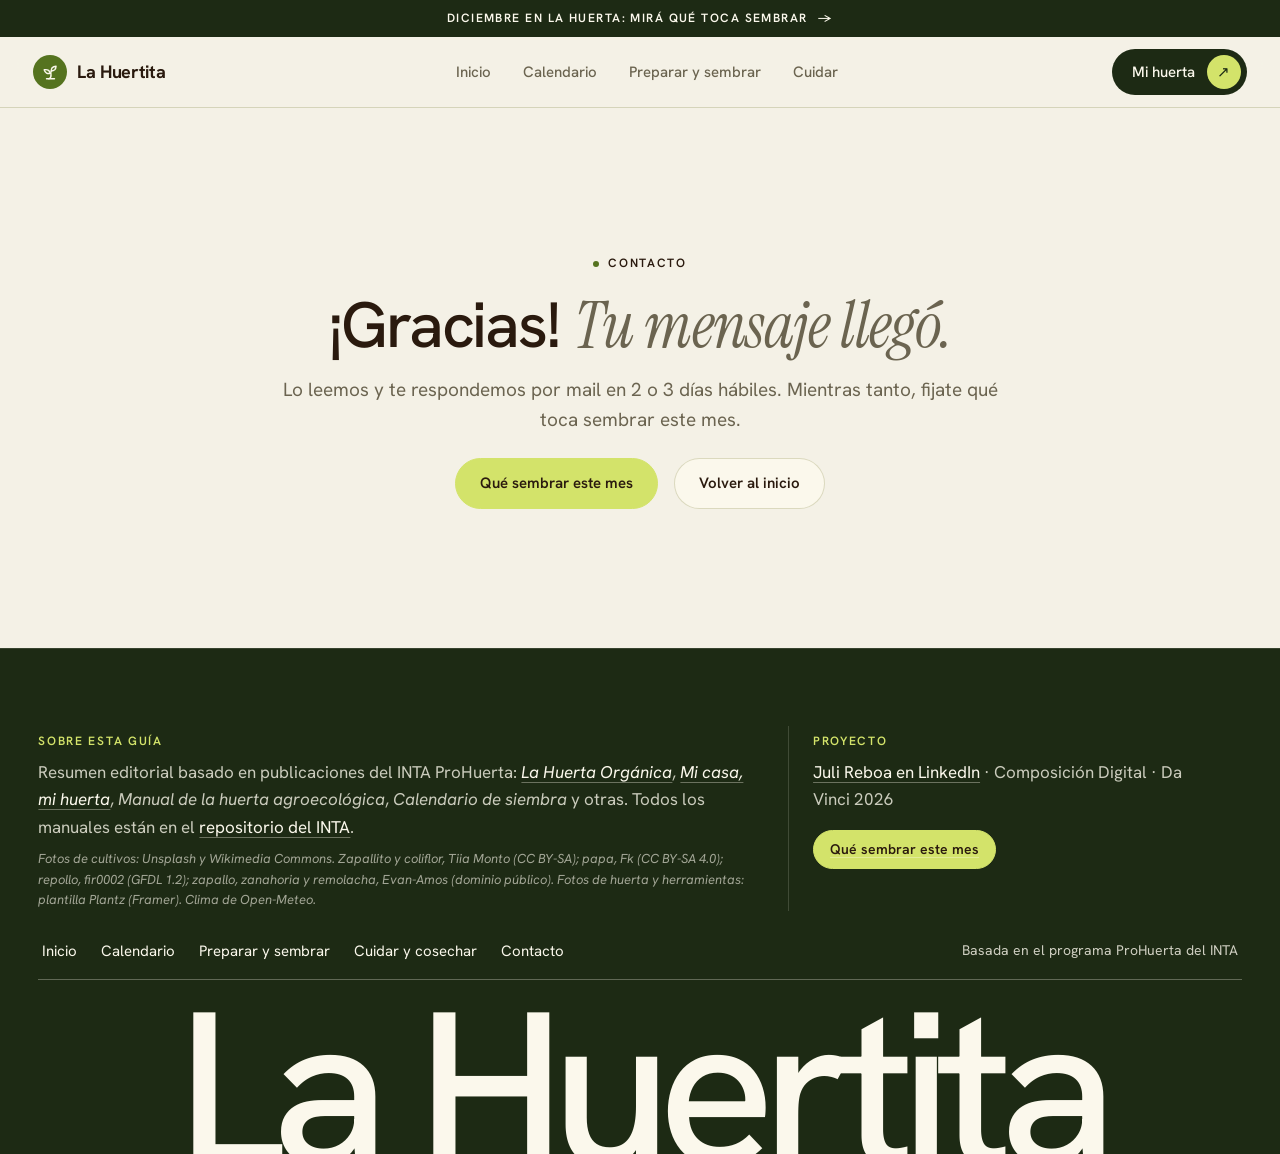
<file: html/gracias.html>
<!doctype html>
<html lang="es">
  <head>
    <meta charset="utf-8">
    <meta name="viewport" content="width=device-width, initial-scale=1">
    <title>Mensaje enviado · La Huertita</title>
    <meta name="description" content="Qué sembrar, cuándo y cómo: calendario anual de siembra y fichas de cultivo, basado en el ProHuerta del INTA.">
    <link href="https://cdn.jsdelivr.net/npm/bootstrap@5.3.8/dist/css/bootstrap.min.css" rel="stylesheet" integrity="sha384-sRIl4kxILFvY47J16cr9ZwB07vP4J8+LH7qKQnuqkuIAvNWLzeN8tE5YBujZqJLB" crossorigin="anonymous">
    <link rel="preconnect" href="https://fonts.googleapis.com">
    <link rel="preconnect" href="https://fonts.gstatic.com" crossorigin>
    <link href="https://fonts.googleapis.com/css2?family=Instrument+Serif:ital@0;1&display=swap" rel="stylesheet">
    <link rel="stylesheet" href="../css/style.css?v=1711">
  </head>
  <body data-base="../">
    <header class="nav-huertita container-xxl px-3">
      <nav class="navbar navbar-expand-lg">
        <a class="navbar-brand" href="../index.html">La Huertita <small>Asistente de huerta</small></a>
        <button class="navbar-toggler" type="button" data-bs-toggle="collapse" data-bs-target="#menu" aria-controls="menu" aria-expanded="false" aria-label="Abrir el menú">
          <span class="navbar-toggler-icon"></span>
        </button>
        <div class="collapse navbar-collapse " id="menu">
          <ul class="navbar-nav gap-lg-3">
            <li class="nav-item"><a class="nav-link" href="../index.html">Inicio</a></li>
            <li class="nav-item"><a class="nav-link" href="calendario.html">Calendario</a></li>
            <li class="nav-item"><a class="nav-link" href="preparar-y-sembrar.html">Preparar y sembrar</a></li>
            <li class="nav-item"><a class="nav-link" href="cuidar-y-cosechar.html">Cuidar</a></li>
          </ul>
          <a class="btn-cta" href="../index.html#mis-plantas">Mi huerta <span class="circulo" aria-hidden="true">↗</span></a>
        </div>
      </nav>
    </header>

    <main>
      <section class="seccion gracias" aria-labelledby="titulo-gracias">
        <div class="container-xxl px-4">
          <p class="overline">Contacto</p>
          <h1 class="mt-3 mb-3" id="titulo-gracias">¡Gracias! <em>Tu mensaje llegó.</em></h1>
          <p class="bajada mx-auto">Lo leemos y te respondemos por mail en 2 o 3 días hábiles. Mientras tanto, fijate qué toca sembrar este mes.</p>
          <div class="d-flex flex-wrap justify-content-center gap-3 mt-4">
            <a class="btn btn-huerta lima" href="calendario.html">Qué sembrar este mes</a>
            <a class="btn btn-huerta secundario" href="../index.html">Volver al inicio</a>
          </div>
        </div>
      </section>
    </main>

    <footer class="pie">
      <div class="container-xxl px-3">
        <div class="pie-marco">
          <img class="fondo" src="../imgs/paisajes/bruma.webp" alt="" loading="lazy">
          <div class="pie-tarjeta">
            <div>
              <p class="overline mb-2">Sobre esta guía</p>
              <p class="mb-2">Resumen editorial basado en publicaciones del INTA ProHuerta: <a href="https://repositorio.inta.gob.ar/handle/20.500.12123/15389" target="_blank" rel="noopener"><em>La Huerta Orgánica</em></a>, <a href="https://repositorio.inta.gob.ar/handle/20.500.12123/15072" target="_blank" rel="noopener"><em>Mi casa, mi huerta</em></a>, <em>Manual de la huerta agroecológica</em>, <em>Calendario de siembra</em> y otras. Todos los manuales están en el <a href="https://repositorio.inta.gob.ar/" target="_blank" rel="noopener">repositorio del INTA</a>.</p>
              <p class="credito mt-0 mb-0">Fotos de cultivos: Unsplash y Wikimedia Commons. Zapallito y coliflor, Tiia Monto (CC BY-SA); papa, Fk (CC BY-SA 4.0); repollo, fir0002 (GFDL 1.2); zapallo, zanahoria y remolacha, Evan-Amos (dominio público). Fotos de huerta y herramientas: plantilla Plantz (Framer). Clima de Open-Meteo.</p>
            </div>
            <div>
              <p class="overline mb-2">Proyecto</p>
              <p class="mb-3"><a href="https://www.linkedin.com/in/julieta-reboa/" target="_blank" rel="noopener">Juli Reboa en LinkedIn</a> · Composición Digital · Da Vinci 2026</p>
              <a class="btn btn-huerta lima chico" href="calendario.html">Qué sembrar este mes</a>
            </div>
          </div>
          <div class="pie-barra">
            <nav class="d-flex flex-wrap gap-4" aria-label="Pie de página">
              <a href="../index.html">Inicio</a>
              <a href="calendario.html">Calendario</a>
              <a href="preparar-y-sembrar.html">Preparar y sembrar</a>
              <a href="cuidar-y-cosechar.html">Cuidar y cosechar</a>
              <a href="../index.html#contacto">Contacto</a>
            </nav>
            <span>Basada en el programa ProHuerta del INTA</span>
          </div>
          <p class="pie-gigante" aria-hidden="true">La Huertita</p>
        </div>
      </div>
    </footer>

    <script src="https://cdn.jsdelivr.net/npm/bootstrap@5.3.8/dist/js/bootstrap.bundle.min.js" integrity="sha384-FKyoEForCGlyvwx9Hj09JcYn3nv7wiPVlz7YYwJrWVcXK/BmnVDxM+D2scQbITxI" crossorigin="anonymous"></script>
    <script src="../js/front.js?v=2910w"></script>
  </body>
</html>
</file>
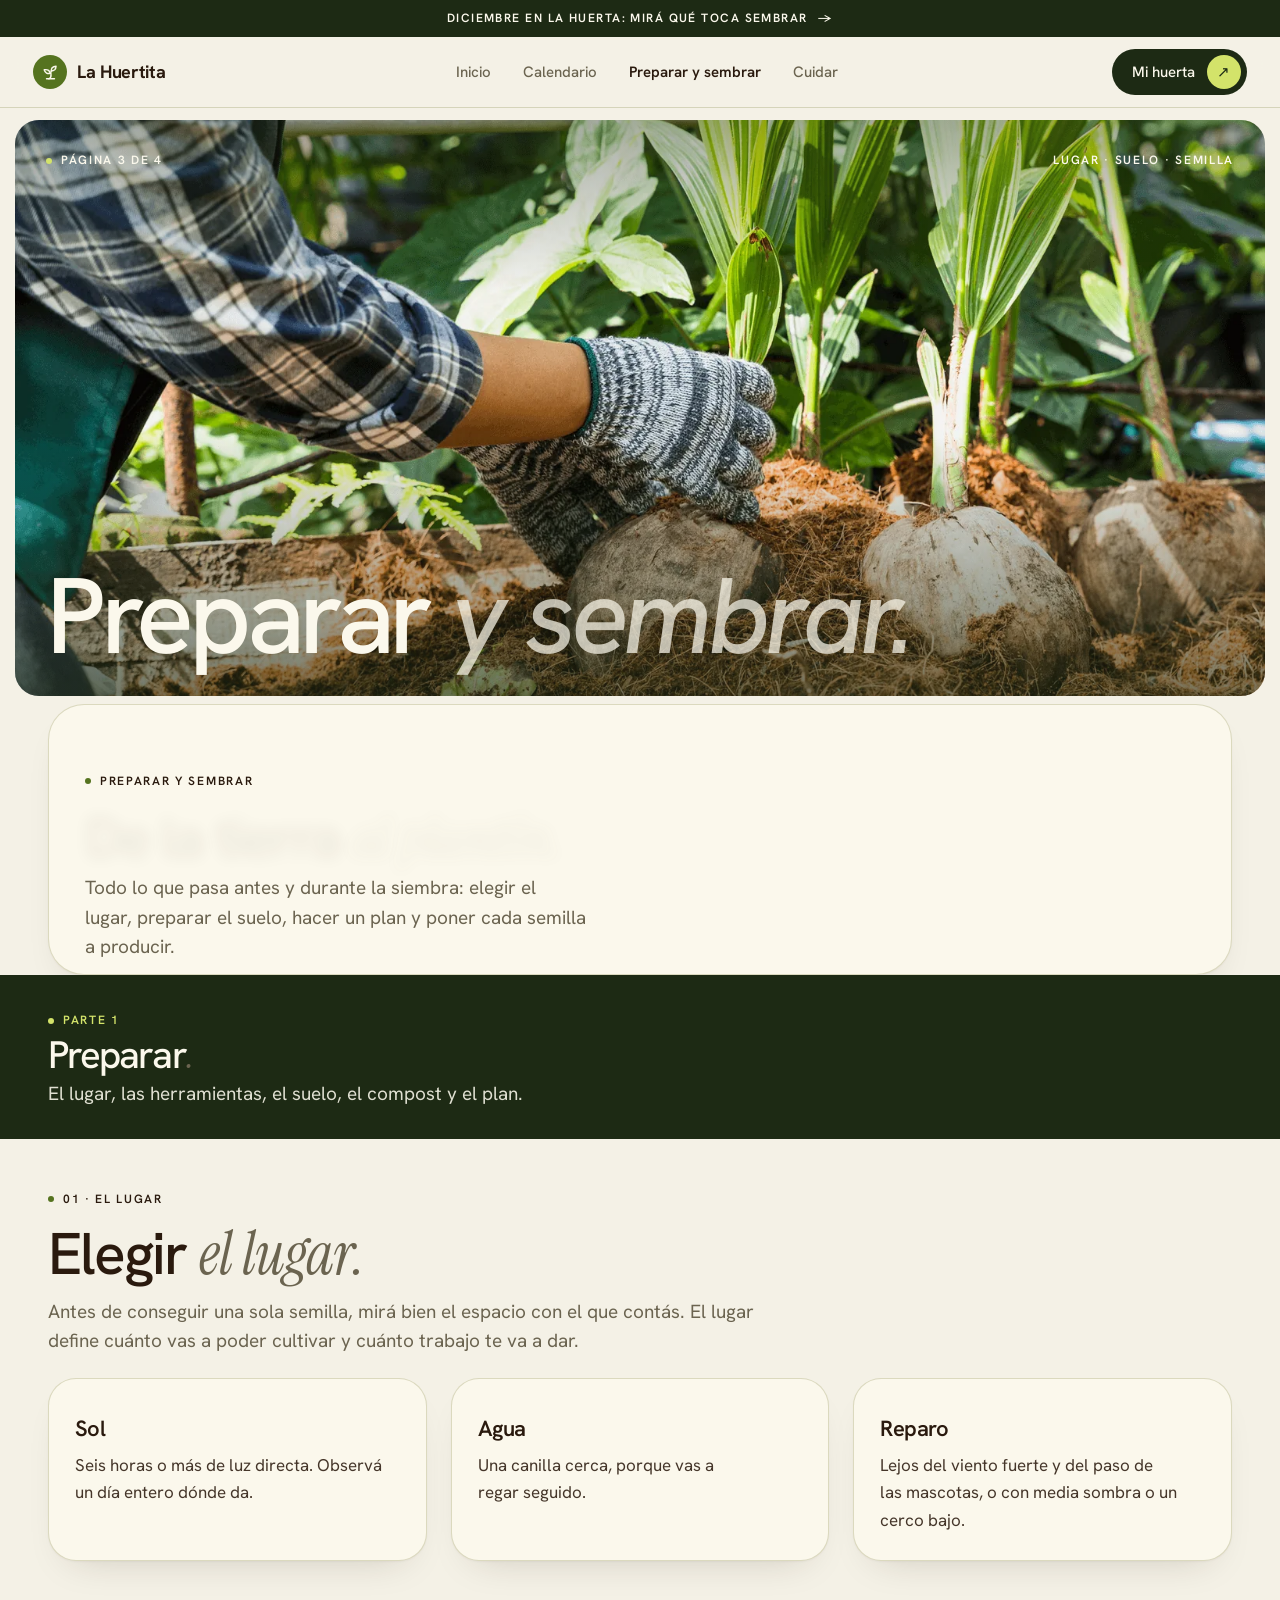
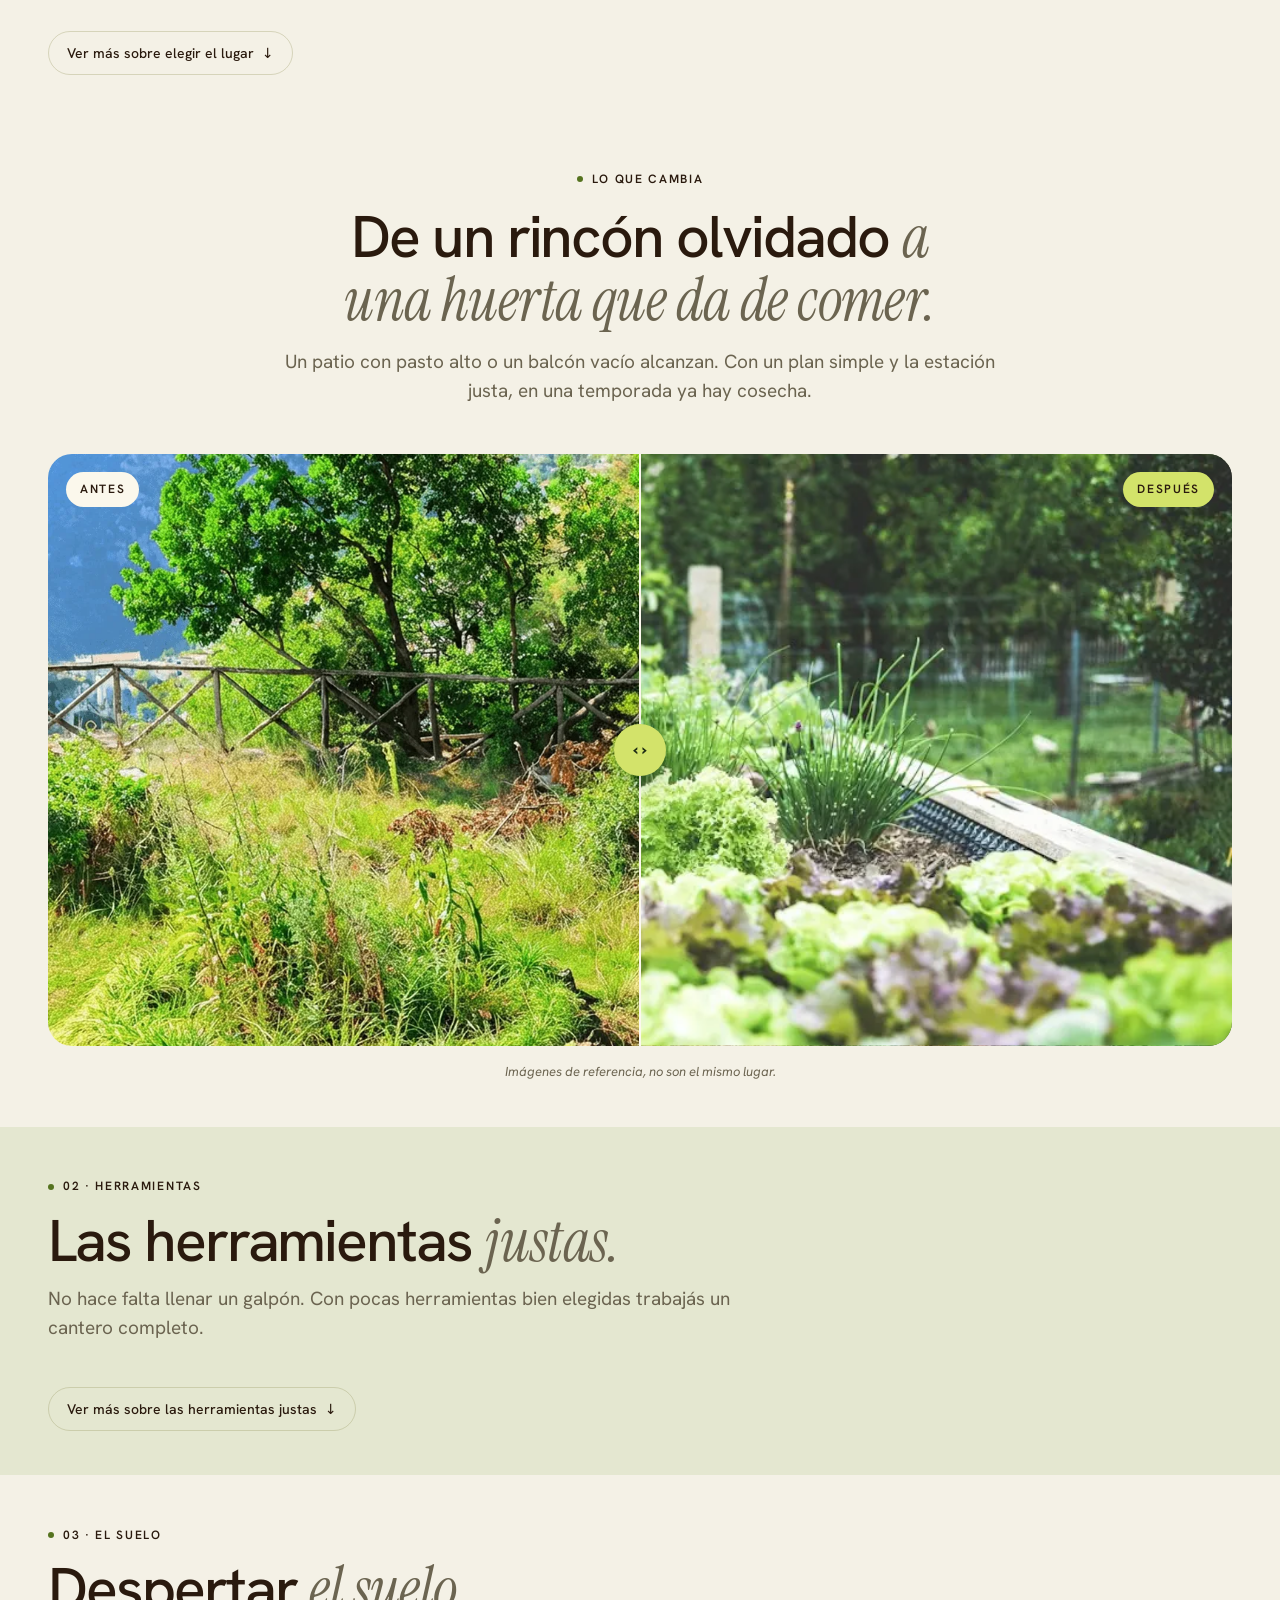
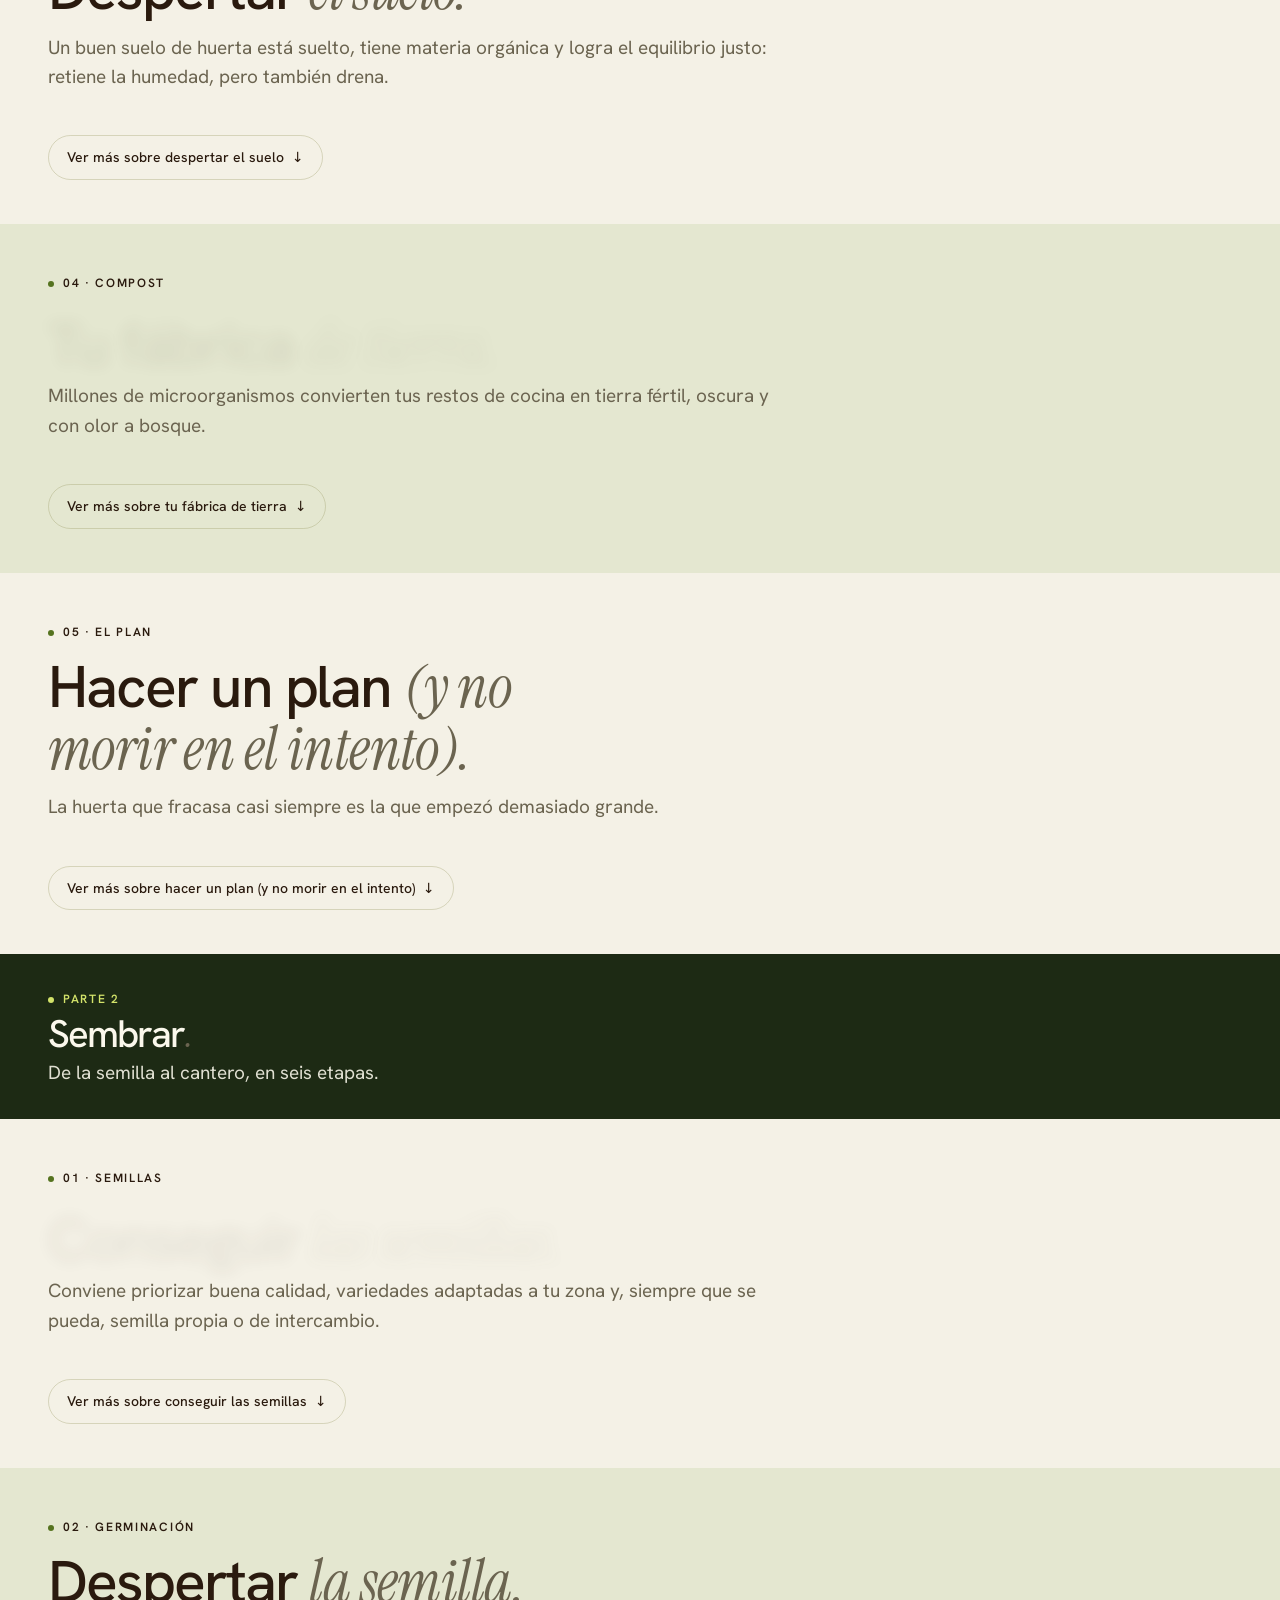
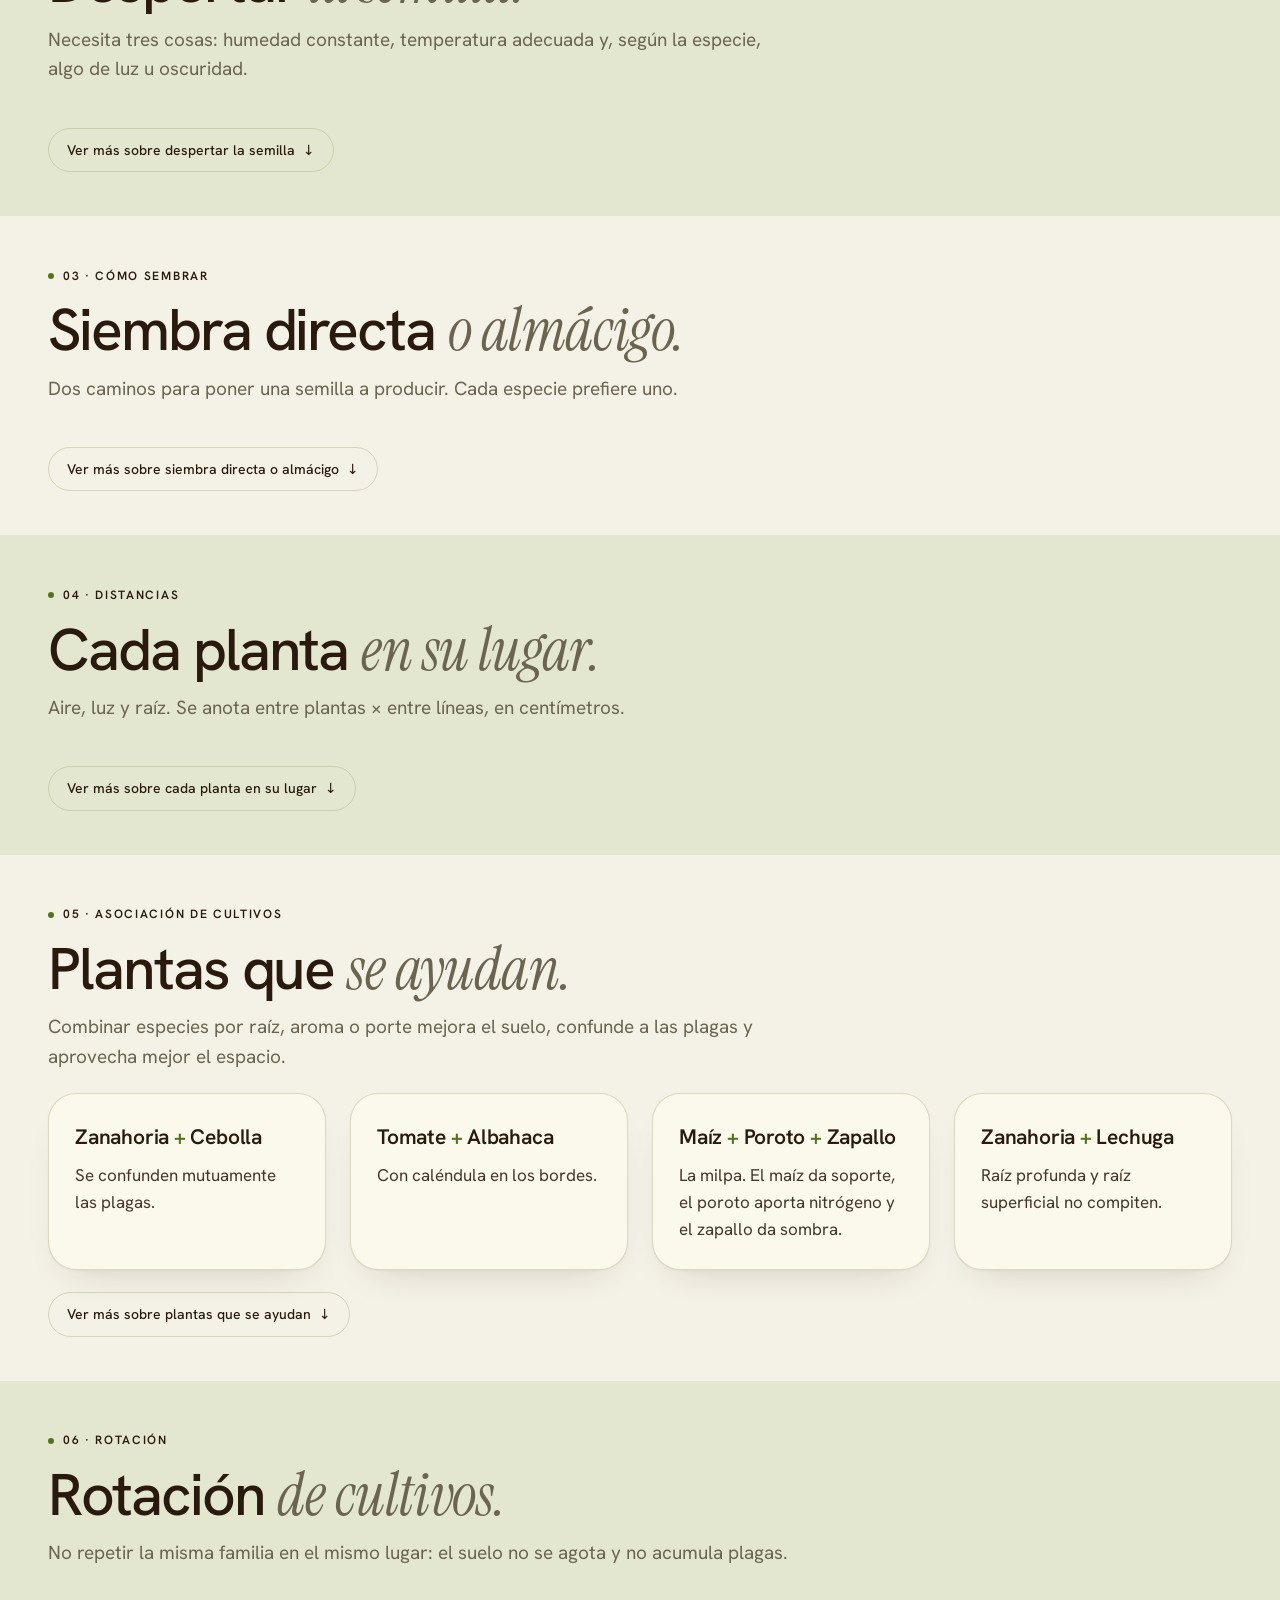
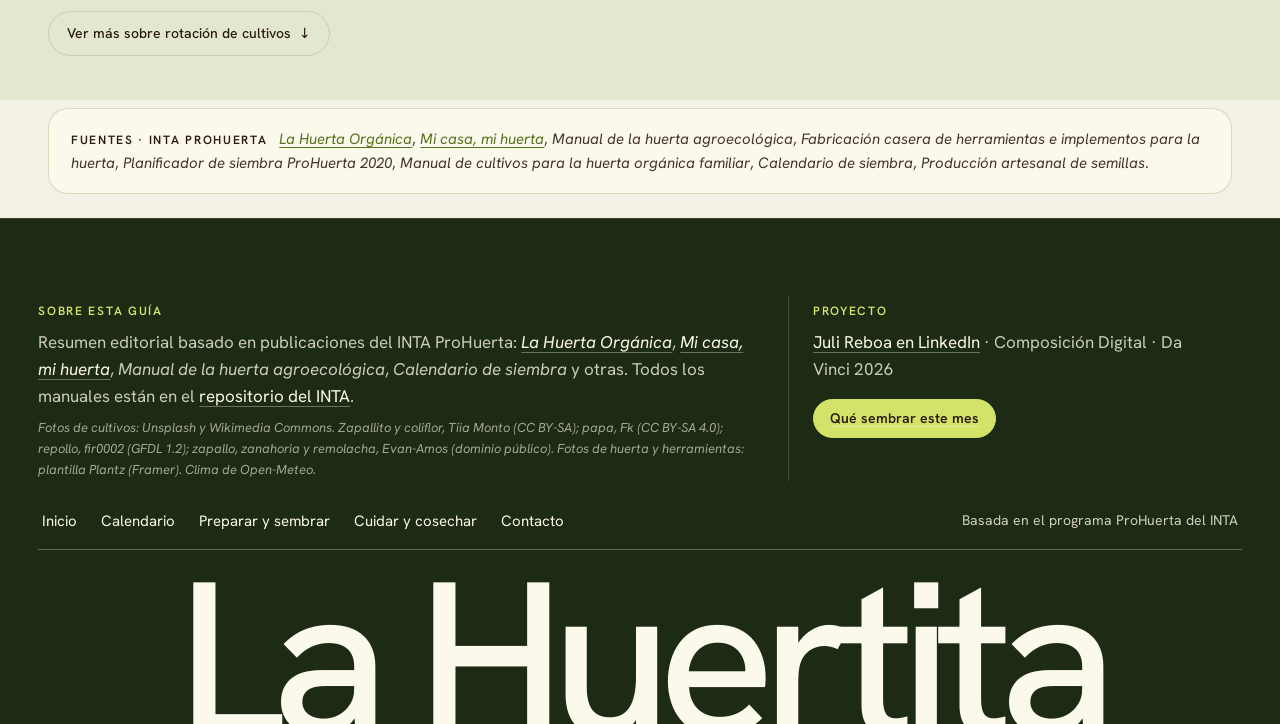
<file: html/preparar-y-sembrar.html>
<!doctype html>
<html lang="es">
  <head>
    <meta charset="utf-8">
    <meta name="viewport" content="width=device-width, initial-scale=1">
    <title>Preparar y sembrar · La Huertita</title>
    <meta name="description" content="Del lugar y el suelo hasta la semilla en el cantero: guía para preparar y sembrar una huerta familiar.">
    <link href="https://cdn.jsdelivr.net/npm/bootstrap@5.3.8/dist/css/bootstrap.min.css" rel="stylesheet" integrity="sha384-sRIl4kxILFvY47J16cr9ZwB07vP4J8+LH7qKQnuqkuIAvNWLzeN8tE5YBujZqJLB" crossorigin="anonymous">
    <link rel="preconnect" href="https://fonts.googleapis.com">
    <link rel="preconnect" href="https://fonts.gstatic.com" crossorigin>
    <link href="https://fonts.googleapis.com/css2?family=Instrument+Serif:ital@0;1&display=swap" rel="stylesheet">
    <link rel="stylesheet" href="../css/style.css?v=1711">
  </head>
  <body data-base="../">
    <header class="nav-huertita container-xxl px-3">
      <nav class="navbar navbar-expand-lg">
        <a class="navbar-brand" href="../index.html">La Huertita <small>Asistente de huerta</small></a>
        <button class="navbar-toggler" type="button" data-bs-toggle="collapse" data-bs-target="#menu" aria-controls="menu" aria-expanded="false" aria-label="Abrir el menú">
          <span class="navbar-toggler-icon"></span>
        </button>
        <div class="collapse navbar-collapse " id="menu">
          <ul class="navbar-nav gap-lg-3">
            <li class="nav-item"><a class="nav-link" href="../index.html">Inicio</a></li>
            <li class="nav-item"><a class="nav-link" href="calendario.html">Calendario</a></li>
            <li class="nav-item"><a class="nav-link active" aria-current="page" href="preparar-y-sembrar.html">Preparar y sembrar</a></li>
            <li class="nav-item"><a class="nav-link" href="cuidar-y-cosechar.html">Cuidar</a></li>
          </ul>
          <a class="btn-cta" href="../index.html#mis-plantas">Mi huerta <span class="circulo" aria-hidden="true">↗</span></a>
        </div>
      </nav>
    </header>

    <main>
      <section class="portada-interna">
        <div class="foto-marco">
          <img class="fondo" src="../imgs/fotos/manos-plantando.webp" alt="Manos con guantes plantando en tierra suelta" fetchpriority="high">
          <div class="foto-rotulos"><span>Página 3 de 4</span><span>Lugar · Suelo · Semilla</span></div>
          <p class="foto-titulo" aria-hidden="true">Preparar <em>y sembrar.</em></p>
        </div>
      </section>

      <!-- Hero -->
      <section class="hero-interna">
        <div class="container-xxl px-4 px-lg-5">
          <div class="row g-5 align-items-center">
            <div class="col-lg-6">
              <p class="overline">Preparar y sembrar</p>
              <h1>De la tierra <em>al plantín.</em></h1>
              <p class="bajada mb-0">Todo lo que pasa antes y durante la siembra: elegir el lugar, preparar el suelo, hacer un plan y poner cada semilla a producir.</p>
            </div>
            <div class="col-lg-6">
              <figure class="lamina"><img class="img-fluid hero-imagen" src="../imgs/home-preparar.webp" alt="Macetas con plantas aromáticas y flores en un balcón"><figcaption><span>Macetas en un balcón, la huerta más chica.</span></figcaption></figure>
            </div>
          </div>
        </div>
      </section>

      <!-- ===================== PARTE 1 ===================== -->
      <section class="banda-capitulo">
        <div class="container-xxl px-4 px-lg-5">
          <p class="overline">Parte 1</p>
          <h2>Preparar<em>.</em></h2>
          <p>El lugar, las herramientas, el suelo, el compost y el plan.</p>
        </div>
      </section>

      <!-- 01 · El lugar -->
      <section class="seccion" id="lugar">
        <div class="container-xxl px-4 px-lg-5">
          <div class="encabezado">
            <p class="overline">01 · El lugar</p>
            <h2>Elegir <em>el lugar.</em></h2>
            <p class="bajada">Antes de conseguir una sola semilla, mirá bien el espacio con el que contás. El lugar define cuánto vas a poder cultivar y cuánto trabajo te va a dar.</p>
          </div>
          <div class="row g-4 mb-5">
            <div class="col-md-4"><div class="card tarjeta"><h3>Sol</h3><p class="mb-0">Seis horas o más de luz directa. Observá un día entero dónde da.</p></div></div>
            <div class="col-md-4"><div class="card tarjeta"><h3>Agua</h3><p class="mb-0">Una canilla cerca, porque vas a regar seguido.</p></div></div>
            <div class="col-md-4"><div class="card tarjeta"><h3>Reparo</h3><p class="mb-0">Lejos del viento fuerte y del paso de las mascotas, o con media sombra o un cerco bajo.</p></div></div>
          </div>

          <div class="row mb-5"><div class="col-lg-10"><figure class="diagrama">
                <img class="img-fluid" src="../imgs/ilus/inta/diseno-huerta.webp" alt="Dibujo de una huerta familiar vista en perspectiva, con la casa, el almácigo, la huerta intensiva, la chacra, la abonera, el monte frutal y el gallinero, y la orientación del sol" loading="lazy">
                <figcaption>La huerta familiar completa, con cada sector ubicado según el sol. <span>Adaptado de INTA ProHuerta, <a href="https://repositorio.inta.gob.ar/handle/20.500.12123/15389" target="_blank" rel="noopener"><em>La Huerta Orgánica</em></a>.</span></figcaption>
              </figure></div></div>

          <p class="overline mb-3">¿Qué huerta te entra?</p>
          <div class="row g-4">
            <div class="col-md-4">
              <article class="card tarjeta">
                <img class="img-fluid diagrama-tarjeta mb-3" src="../imgs/ilus/inta/cantero-tierra.webp" alt="Cantero en tierra visto en perspectiva, con hortalizas de hoja y de raíz en hileras" loading="lazy">
                <span class="chip">Patio o terreno</span>
                <h3>Cantero en tierra</h3>
                <ul class="lista-check punto">
                  <li>Ancho de 1 a 1,20 m</li>
                  <li>Pasillos de 40 a 50 cm</li>
                </ul>
              </article>
            </div>
            <div class="col-md-4">
              <article class="card tarjeta">
                <img class="img-fluid diagrama-tarjeta mb-3" src="../imgs/ilus/inta/cajon-elevado.webp" alt="Cajón elevado de tablas de madera, con lechugas y brotes en la tierra" loading="lazy">
                <span class="chip">Suelo pobre o dudoso</span>
                <h3>Cajón elevado</h3>
                <ul class="lista-check punto">
                  <li>Profundidad mínima de 25 a 30 cm</li>
                </ul>
              </article>
            </div>
            <div class="col-md-4">
              <article class="card tarjeta">
                <img class="img-fluid diagrama-tarjeta mb-3" src="../imgs/ilus/inta/macetas.webp" alt="Macetas y un balde con hortalizas, apoyados sobre ladrillos para que drenen" loading="lazy">
                <span class="chip">Balcón</span>
                <h3>Macetas</h3>
                <ul class="lista-check punto">
                  <li>Hojas y aromáticas, de 10 a 20 litros</li>
                  <li>Tomate, pimiento o berenjena, de 20 a 40 litros y con drenaje</li>
                </ul>
              </article>
            </div>
          </div>
          <p class="credito">Ilustraciones de cantero y macetas adaptadas de INTA ProHuerta, <em>La Huerta Orgánica</em>.</p>
          <p class="nota">Si dudás entre dos lugares, quedate con el que tengas más a la vista desde la casa. A la huerta que ves todos los días la cuidás.</p>
        </div>
      </section>

      <!-- Antes y después -->
      <section class="seccion" aria-labelledby="titulo-antes">
        <div class="container-xxl px-4 px-lg-5">
          <div class="text-center mb-5">
            <p class="overline">Lo que cambia</p>
            <h2 id="titulo-antes" class="mt-3 mx-auto" style="max-width:18ch">De un rincón olvidado <em>a una huerta que da de comer.</em></h2>
            <p class="bajada mt-3">Un patio con pasto alto o un balcón vacío alcanzan. Con un plan simple y la estación justa, en una temporada ya hay cosecha.</p>
          </div>
          <div class="antes-despues aparece">
            <img src="../imgs/fotos/patio-antes.webp" alt="Antes: un patio con pasto crecido y sin cultivar">
            <img class="despues" src="../imgs/paisajes/canteros.webp" alt="Después: un cantero elevado con lechugas, verdeo y aromáticas">
            <span class="etiqueta izq">Antes</span><span class="etiqueta der">Después</span>
            <span class="linea"></span>
            <input type="range" min="0" max="100" value="50" aria-label="Deslizá para comparar antes y después">
            <span class="tirador" aria-hidden="true">‹ ›</span>
          </div>
          <p class="credito text-center mt-3">Imágenes de referencia, no son el mismo lugar.</p>
        </div>
      </section>

      <!-- 02 · Herramientas -->
      <section class="seccion alterna herramientas" id="herramientas">
        <div class="container-xxl px-4 px-lg-5">
          <div class="row g-5">
            <div class="col-lg-8">
              <div class="encabezado">
                <p class="overline">02 · Herramientas</p>
                <h2>Las herramientas <em>justas.</em></h2>
                <p class="bajada">No hace falta llenar un galpón. Con pocas herramientas bien elegidas trabajás un cantero completo.</p>
              </div>
              <ul class="nav nav-pills" role="tablist">
                <li class="nav-item" role="presentation"><button class="nav-link active" data-bs-toggle="pill" data-bs-target="#h-cantero" type="button" role="tab" aria-controls="h-cantero" aria-selected="true">Cantero en tierra</button></li>
                <li class="nav-item" role="presentation"><button class="nav-link" data-bs-toggle="pill" data-bs-target="#h-macetas" type="button" role="tab" aria-controls="h-macetas" aria-selected="false">Macetas y balcón</button></li>
                <li class="nav-item" role="presentation"><button class="nav-link" data-bs-toggle="pill" data-bs-target="#h-caseras" type="button" role="tab" aria-controls="h-caseras" aria-selected="false">Caseras (INTA)</button></li>
              </ul>
              <div class="tab-content mt-3">
                <div class="tab-pane fade show active" id="h-cantero" role="tabpanel">
                  <div class="row g-3">
                    <div class="col-sm-6 col-md-4"><div class="herramienta"><strong>Pala ancha</strong><span>Para mover tierra y compost.</span></div></div>
                    <div class="col-sm-6 col-md-4"><div class="herramienta"><strong>Pala de puntear</strong><span>Para abrir el suelo duro.</span></div></div>
                    <div class="col-sm-6 col-md-4"><div class="herramienta"><strong>Laya u horquilla</strong><span>Afloja sin dar vuelta la tierra.</span></div></div>
                    <div class="col-sm-6 col-md-4"><div class="herramienta"><strong>Rastrillo</strong><span>Desterrona y nivela.</span></div></div>
                    <div class="col-sm-6 col-md-4"><div class="herramienta"><strong>Azada</strong><span>Para carpir y abrir surcos.</span></div></div>
                    <div class="col-sm-6 col-md-4"><div class="herramienta"><strong>Plantador</strong><span>Hace el hoyo del transplante.</span></div></div>
                    <div class="col-sm-6 col-md-4"><div class="herramienta"><strong>Regadera de lluvia fina</strong><span>No lava la semilla.</span></div></div>
                    <div class="col-sm-6 col-md-4"><div class="herramienta"><strong>Balde</strong><span>Para el compost y los restos.</span></div></div>
                    <div class="col-sm-6 col-md-4"><div class="herramienta"><strong>Hilo y estacas</strong><span>Marcan las líneas rectas.</span></div></div>
                  </div>
                </div>
                <div class="tab-pane fade" id="h-macetas" role="tabpanel">
                  <div class="row g-3">
                    <div class="col-sm-6 col-md-4"><div class="herramienta"><strong>Palita de mano</strong><span>Para llenar y trasplantar.</span></div></div>
                    <div class="col-sm-6 col-md-4"><div class="herramienta"><strong>Tijera de podar</strong><span>Para cosechar y limpiar.</span></div></div>
                    <div class="col-sm-6 col-md-4"><div class="herramienta"><strong>Regadera chica</strong><span>Con flor de lluvia fina.</span></div></div>
                    <div class="col-sm-6 col-md-4"><div class="herramienta"><strong>Pulverizador</strong><span>Para los preparados caseros.</span></div></div>
                    <div class="col-sm-6 col-md-4"><div class="herramienta"><strong>Bandejas de almácigo</strong><span>O maples de huevo.</span></div></div>
                    <div class="col-sm-6 col-md-4"><div class="herramienta"><strong>Guantes</strong><span>Para el sustrato y el compost.</span></div></div>
                  </div>
                </div>
                <div class="tab-pane fade" id="h-caseras" role="tabpanel">
                  <div class="row g-3">
                    <div class="col-sm-6 col-md-4"><div class="herramienta"><strong>Plantador de palo</strong><span>Una rama con punta.</span></div></div>
                    <div class="col-sm-6 col-md-4"><div class="herramienta"><strong>Regadera de botella</strong><span>Tapa con agujeritos.</span></div></div>
                    <div class="col-sm-6 col-md-4"><div class="herramienta"><strong>Marcador de surcos</strong><span>Una tabla con tacos a la distancia justa.</span></div></div>
                    <div class="col-sm-6 col-md-4"><div class="herramienta"><strong>Zaranda</strong><span>Un marco con media sombra o tejido para tamizar.</span></div></div>
                  </div>
                </div>
              </div>
            </div>
            <div class="col-lg-4">
              <aside class="card tarjeta">
                <p class="overline">Para que te duren</p>
                <ul class="lista-check mt-3">
                  <li>Conseguí lo básico y sumá el resto a medida que lo necesites.</li>
                  <li>Después de cada uso, limpiá y secá.</li>
                  <li>Revisá que los mangos estén firmes.</li>
                  <li>Guardalas bajo techo y colgadas.</li>
                </ul>
                <p class="nota mt-4">Una buena regadera de lluvia fina vale más que diez herramientas raras.</p>
              </aside>
            </div>
          </div>
        </div>
      </section>

      <!-- 03 · El suelo -->
      <section class="seccion" id="suelo">
        <div class="container-xxl px-4 px-lg-5">
          <div class="row g-5 align-items-start">
            <div class="col-lg-5 order-lg-2">
              <figure class="perfil-suelo mb-0" aria-label="Perfil del suelo de un cantero">
                <div class="capa-1"><strong>Materia orgánica</strong><span>Compost, humus de lombriz o estiércol bien maduro</span></div>
                <div class="capa-2"><strong>Tierra aflojada</strong><span>Los primeros 25 a 30 cm, sin dar vuelta el pan de tierra</span></div>
                <div class="capa-3"><strong>Suelo firme</strong><span>Queda como está</span></div>
              </figure>
            </div>
            <div class="col-lg-7 order-lg-1">
              <div class="encabezado">
                <p class="overline">03 · El suelo</p>
                <h2>Despertar <em>el suelo.</em></h2>
                <p class="bajada">Un buen suelo de huerta está suelto, tiene materia orgánica y logra el equilibrio justo: retiene la humedad, pero también drena.</p>
              </div>
              <p class="overline mb-3">Manos a la obra</p>
              <ol class="pasos mb-5">
                <li><span class="n">1</span><div><strong>Sacá los yuyos</strong><span>Con raíz y todo.</span></div></li>
                <li><span class="n">2</span><div><strong>Aflojá sin dar vuelta</strong><span>Los primeros 25 a 30 cm, con la laya.</span></div></li>
                <li><span class="n">3</span><div><strong>Desterroná y nivelá</strong><span>Con el rastrillo.</span></div></li>
                <li><span class="n">4</span><div><strong>Sumá materia orgánica</strong><span>Compost, humus o estiércol bien maduro, nunca fresco.</span></div></li>
              </ol>
              <p class="overline mb-3">Sustrato para macetas y almácigos · partes iguales</p>
              <div class="partes">
                <div>Tierra</div>
                <div>Compost o humus</div>
                <div>Aireante (arena gruesa o perlita)</div>
              </div>
            </div>
          </div>
          <p class="nota">No te obsesiones con la tierra perfecta. Mejora sola, año a año, si le devolvés materia orgánica.</p>
        </div>
      </section>

      <!-- 04 · Compost -->
      <section class="seccion alterna" id="compost">
        <div class="container-xxl px-4 px-lg-5">
          <div class="encabezado">
            <p class="overline">04 · Compost</p>
            <h2>Tu fábrica <em>de tierra.</em></h2>
            <p class="bajada">Millones de microorganismos convierten tus restos de cocina en tierra fértil, oscura y con olor a bosque.</p>
          </div>
          <div class="row g-4 mb-5">
            <div class="col-md-6 col-lg-4">
              <div class="card tarjeta">
                <p class="overline">Sí va</p>
                <ul class="lista-check mt-3">
                  <li>Cáscaras de fruta y verdura</li>
                  <li>Yerba y café usados</li>
                  <li>Cáscara de huevo</li>
                  <li>Hojas y pasto secos</li>
                  <li>Poda chica</li>
                  <li>Cartón sin tinta</li>
                </ul>
              </div>
            </div>
            <div class="col-md-6 col-lg-4">
              <div class="card tarjeta">
                <p class="overline" style="color:var(--color-acento)">No va</p>
                <ul class="lista-check cruz mt-3">
                  <li>Carne</li>
                  <li>Lácteos</li>
                  <li>Aceite</li>
                  <li>Heces de perro o gato</li>
                  <li>Plantas enfermas</li>
                  <li>Exceso de cítricos</li>
                </ul>
              </div>
            </div>
            <div class="col-lg-4">
              <div class="card tarjeta">
                <p class="overline mb-3">La proporción</p>
                <div class="proporcion" aria-hidden="true">
                  <span class="verde">Verde</span><span class="marron">Marrón</span><span class="marron">Marrón</span><span class="marron">Marrón</span>
                </div>
                <h3>Una parte de verde cada dos o tres de marrón</h3>
                <p class="mb-0">Verde es lo húmedo (restos de cocina); marrón, lo seco (hojas, cartón).</p>
              </div>
            </div>
          </div>
          <p class="overline mb-3">Manos a la obra</p>
          <ol class="pasos en-fila cuatro">
            <li><span class="n">1</span><div><strong>Elegí el recipiente</strong><span>Cajón, tacho, pila en un rincón o compostera con lombrices.</span></div></li>
            <li><span class="n">2</span><div><strong>Armá capas</strong><span>Alternando verde y marrón.</span></div></li>
            <li><span class="n">3</span><div><strong>Cuidá la humedad</strong><span>Como una esponja escurrida.</span></div></li>
            <li><span class="n">4</span><div><strong>Aireá</strong><span>Cada una o dos semanas, con la horquilla.</span></div></li>
          </ol>
          <p class="overline mt-5 mb-3">Tres formas de armar la abonera</p>
          <div class="row g-4">
            <div class="col-md-4"><figure class="diagrama">
                <img class="img-fluid" src="../imgs/ilus/inta/abonera-pila.webp" alt="Tres dibujos de una abonera en pila, con capas, riego y un techo de chapa" loading="lazy">
                <figcaption>En pila, por capas, regada y tapada. <span>Adaptado de INTA ProHuerta, <a href="https://repositorio.inta.gob.ar/handle/20.500.12123/15389" target="_blank" rel="noopener"><em>La Huerta Orgánica</em></a>.</span></figcaption>
              </figure></div>
            <div class="col-md-4"><figure class="diagrama">
                <img class="img-fluid" src="../imgs/ilus/inta/abonera-tacho.webp" alt="Dibujos de tachos agujereados sobre ladrillos usados como compostera" loading="lazy">
                <figcaption>En tacho agujereado, apoyado sobre ladrillos. <span>Adaptado de INTA ProHuerta, <a href="https://repositorio.inta.gob.ar/handle/20.500.12123/15389" target="_blank" rel="noopener"><em>La Huerta Orgánica</em></a>.</span></figcaption>
              </figure></div>
            <div class="col-md-4"><figure class="diagrama">
                <img class="img-fluid" src="../imgs/ilus/inta/abonera-corral.webp" alt="Dibujos de una abonera de corralito armada con malla y estacas" loading="lazy">
                <figcaption>En corralito de malla y estacas. <span>Adaptado de INTA ProHuerta, <a href="https://repositorio.inta.gob.ar/handle/20.500.12123/15389" target="_blank" rel="noopener"><em>La Huerta Orgánica</em></a>.</span></figcaption>
              </figure></div>
          </div>
          <p class="nota">El compost casi nunca falla, solo va más lento. Si huele feo, le falta material seco y aire.</p>
        </div>
      </section>

      <!-- 05 · El plan -->
      <section class="seccion" id="plan">
        <div class="container-xxl px-4 px-lg-5">
          <div class="row g-5">
            <div class="col-lg-5">
              <figure class="plano plano-recortes">
                <div class="grilla-plan">
                  <span style="--tono:#D6DE9E"><img class="recorte" src="../imgs/cultivos/lechuga.webp" alt="Lechuga" loading="lazy"><b>Lechuga</b></span>
                  <span style="--tono:#EAD7B8"><img class="recorte" src="../imgs/cultivos/zanahoria.webp" alt="Zanahoria" loading="lazy"><b>Zanahoria</b></span>
                  <span style="--tono:#E8C3BC"><img class="recorte" src="../imgs/cultivos/tomate.webp" alt="Tomate" loading="lazy"><b>Tomate</b></span>
                  <span style="--tono:#C3D493"><img class="recorte" src="../imgs/cultivos/albahaca.webp" alt="Albahaca" loading="lazy"><b>Albahaca</b></span>
                </div>
                <figcaption>Cuatro especies del croquis de ejemplo.</figcaption>
              </figure>
            </div>
            <div class="col-lg-7">
              <div class="encabezado">
                <p class="overline">05 · El plan</p>
                <h2>Hacer un plan <em>(y no morir en el intento).</em></h2>
                <p class="bajada">La huerta que fracasa casi siempre es la que empezó demasiado grande.</p>
              </div>
              <ol class="pasos mb-5">
                <li><span class="n">1</span><div><strong>Medí y dibujá</strong><span>Un croquis con los canteros o macetas.</span></div></li>
                <li><span class="n">2</span><div><strong>Elegí las especies</strong><span>Según la estación y lo que tu familia realmente come.</span></div></li>
                <li><span class="n">3</span><div><strong>Calculá cuántas entran</strong><span>Con las distancias de siembra de cada cultivo.</span></div></li>
                <li><span class="n">4</span><div><strong>Dejá lugar para aromáticas y flores</strong><span>Atraen a los insectos que te defienden de las plagas.</span></div></li>
              </ol>
              <p class="overline mb-3">Croquis de ejemplo</p>
              <figure class="croquis mb-2" aria-label="Croquis de dos canteros con un pasillo en el medio">
                <div class="cantero"><span>Lechuga</span><span>Zanahoria</span><span>Cebolla</span><span>Perejil</span></div>
                <div class="pasillo">Pasillo · 40 a 50 cm</div>
                <div class="cantero"><span>Tomate</span><span>Albahaca</span><span>Pimiento</span><span>Caléndula</span></div>
              </figure>
              <p class="small mb-4">Canteros de 1 a 1,20 m de ancho, con aromáticas y flores intercaladas.</p>
              <a class="btn btn-huerta" href="calendario.html">Ir al calendario de siembra →</a>
            </div>
          </div>
          <p class="nota">Es mejor un cantero bien cuidado que cinco abandonados. Sumá variedad antes que superficie.</p>
        </div>
      </section>

      <!-- ===================== PARTE 2 ===================== -->
      <section class="banda-capitulo">
        <div class="container-xxl px-4 px-lg-5">
          <p class="overline">Parte 2</p>
          <h2>Sembrar<em>.</em></h2>
          <p>De la semilla al cantero, en seis etapas.</p>
        </div>
      </section>

      <!-- 01 · Semillas -->
      <section class="seccion" id="semillas">
        <div class="container-xxl px-4 px-lg-5">
          <div class="row g-5">
            <div class="col-lg-7">
              <div class="encabezado">
                <p class="overline">01 · Semillas</p>
                <h2>Conseguir <em>las semillas.</em></h2>
                <p class="bajada">Conviene priorizar buena calidad, variedades adaptadas a tu zona y, siempre que se pueda, semilla propia o de intercambio.</p>
              </div>
              <ul class="lista-check">
                <li>Buscá en ProHuerta (INTA), ferias de intercambio, viveros y comercios de confianza.</li>
                <li>Mirá la fecha de envasado o el año de cosecha.</li>
                <li>Guardalas en frasco cerrado, en un lugar fresco, seco y oscuro.</li>
              </ul>
              <p class="nota">Guardar semilla propia cambia la relación con la huerta. Dejás de ser cliente y pasás a ser parte de la cadena.</p>
            </div>
            <div class="col-lg-5">
              <p class="overline">Poder germinativo de referencia</p>
              <h3 class="fs-5 my-3">Cuántos años dura una semilla bien conservada</h3>
              <table class="tabla-huerta">
                <thead><tr><th scope="col">Duración</th><th scope="col">Especies</th></tr></thead>
                <tbody>
                  <tr><td>4 a 5 años</td><td>Tomate, berenjena, pimiento, zapallo</td></tr>
                  <tr><td>3 a 4 años</td><td>Lechuga, acelga, remolacha, pepino</td></tr>
                  <tr><td>1 a 2 años</td><td>Zanahoria, perejil, cebolla, puerro, chaucha</td></tr>
                </tbody>
              </table>
            </div>
          </div>
        </div>
      </section>

      <!-- 02 · Germinación -->
      <section class="seccion alterna" id="germinacion">
        <div class="container-xxl px-4 px-lg-5">
          <div class="encabezado">
            <p class="overline">02 · Germinación</p>
            <h2>Despertar <em>la semilla.</em></h2>
            <p class="bajada">Necesita tres cosas: humedad constante, temperatura adecuada y, según la especie, algo de luz u oscuridad.</p>
          </div>
          <ol class="linea-tiempo">
            <li><p class="overline">Antes</p><strong>Prueba previa</strong><span>Diez semillas entre dos papeles de cocina húmedos. Contá cuántas brotan en siete a diez días.</span></li>
            <li><p class="overline">Día cero</p><strong>Sembrar a la profundidad justa</strong><span>Dos o tres veces el tamaño de la semilla. Las muy chicas, apenas cubiertas.</span></li>
            <li><p class="overline">Días uno a diez</p><strong>Tapar y mantener húmedo</strong><span>Un vidrio o un plástico encima hasta que brote. Que la tierra no se seque ni un día.</span></li>
            <li><p class="overline">Al brotar</p><strong>Destapar y dar luz</strong><span>Apenas asoma, sacá la tapa para que el plantín no se estire.</span></li>
          </ol>
          <p class="nota">Casi todos los fracasos de germinación son por tierra que se secó un solo día.</p>
        </div>
      </section>

      <!-- 03 · Directa o almácigo -->
      <section class="seccion" id="como-sembrar">
        <div class="container-xxl px-4 px-lg-5">
          <div class="encabezado">
            <p class="overline">03 · Cómo sembrar</p>
            <h2>Siembra directa <em>o almácigo.</em></h2>
            <p class="bajada">Dos caminos para poner una semilla a producir. Cada especie prefiere uno.</p>
          </div>
          <div class="row g-4">
            <div class="col-lg-6">
              <article class="card tarjeta">
                <h3>Siembra directa</h3>
                <p>Va directo a su lugar definitivo.</p>
                <ol class="pasos my-4">
                  <li><span class="n">1</span><div><strong>A chorrillo</strong><span>Un hilo continuo en el surco; después se ralea.</span></div></li>
                  <li><span class="n">2</span><div><strong>En línea</strong><span>Semillas separadas a lo largo del surco.</span></div></li>
                  <li><span class="n">3</span><div><strong>A golpes</strong><span>Dos o tres semillas por hoyo.</span></div></li>
                </ol>
                <p class="overline mb-2">Especies</p>
                <div class="chips">
                  <span class="chip">Zanahoria</span><span class="chip">Rúcula</span><span class="chip">Acelga</span><span class="chip">Radicheta</span><span class="chip">Arveja</span><span class="chip">Zapallo</span><span class="chip">Maíz</span>
                </div>
              </article>
            </div>
            <div class="col-lg-6">
              <article class="card tarjeta">
                <img class="img-fluid diagrama-tarjeta mb-4" src="../imgs/ilus/inta/almacigo-cajon.webp" alt="Cajón de almácigo en corte, con piedras abajo, tierra en el medio y una capa de tierra fina con compost arriba" loading="lazy">
                <h3>Almácigo y transplante</h3>
                <p>Nace protegida y va al cantero con tres o cuatro hojas.</p>
                <ol class="pasos my-4">
                  <li><span class="n">1</span><div><strong>Sembrá en bandeja o cajón</strong><span>Al reparo, con tierra suelta.</span></div></li>
                  <li><span class="n">2</span><div><strong>Esperá tres o cuatro hojas</strong><span>Es el momento de pasarla al cantero.</span></div></li>
                  <li><span class="n">3</span><div><strong>Transplantá al atardecer</strong><span>Y regá bien enseguida.</span></div></li>
                </ol>
                <p class="overline mb-2">Especies</p>
                <div class="chips">
                  <span class="chip">Tomate</span><span class="chip">Pimiento</span><span class="chip">Berenjena</span><span class="chip">Lechuga</span><span class="chip">Repollo</span><span class="chip">Brócoli</span><span class="chip">Coliflor</span><span class="chip">Apio</span><span class="chip">Puerro</span><span class="chip">Cebolla</span>
                </div>
              </article>
            </div>
          </div>
          <div class="row g-4 mt-2">
            <div class="col-md-5"><figure class="diagrama">
                <img class="img-fluid" src="../imgs/ilus/inta/almacigo-cuidados.webp" alt="Tres cajones de almácigo protegidos, con un techito de cañas, riego y un túnel de plástico" loading="lazy">
                <figcaption>Cuidados del almácigo, con media sombra en verano y túnel en invierno. <span>Adaptado de INTA ProHuerta, <a href="https://repositorio.inta.gob.ar/handle/20.500.12123/15389" target="_blank" rel="noopener"><em>La Huerta Orgánica</em></a>.</span></figcaption>
              </figure></div>
          </div>
          <p class="nota">Si estás empezando, arrancá con especies de siembra directa y plantines comprados. El almácigo propio llega solo, cuando ya le tomaste la mano al riego.</p>
        </div>
      </section>

      <!-- 04 · Distancias -->
      <section class="seccion alterna" id="distancias">
        <div class="container-xxl px-4 px-lg-5">
          <div class="row g-5 align-items-start">
            <div class="col-lg-6">
              <div class="encabezado">
                <p class="overline">04 · Distancias</p>
                <h2>Cada planta <em>en su lugar.</em></h2>
                <p class="bajada">Aire, luz y raíz. Se anota entre plantas × entre líneas, en centímetros.</p>
              </div>
              <figure class="mb-0">
                <div class="esquema-cantero" aria-hidden="true">
                  <span></span><span></span><span></span><span></span><span></span><span></span>
                  <span></span><span></span><span></span><span></span><span></span><span></span>
                  <span></span><span></span><span></span><span></span><span></span><span></span>
                </div>
                <figcaption class="small mt-3">Esquema del cantero con lechuga a 25 × 25 cm. Marcá las líneas con hilo y respetá la distancia entre plantas.</figcaption>
              </figure>
            </div>
            <div class="col-lg-6">
              <table class="tabla-huerta">
                <thead><tr><th scope="col">Cultivo</th><th scope="col">Distancia (cm)</th></tr></thead>
                <tbody>
                  <tr><td>Lechuga</td><td>25 × 25</td></tr>
                  <tr><td>Acelga</td><td>15 × 35</td></tr>
                  <tr><td>Zanahoria</td><td>5 × 20</td></tr>
                  <tr><td>Remolacha</td><td>10 × 20</td></tr>
                  <tr><td>Cebolla</td><td>10 × 20</td></tr>
                  <tr><td>Tomate</td><td>40 × 70</td></tr>
                  <tr><td>Pimiento</td><td>40 × 70</td></tr>
                  <tr><td>Berenjena</td><td>50 × 70</td></tr>
                </tbody>
              </table>
            </div>
          </div>
          <p class="nota">El raleo cuesta, pero es el gesto que más rinde. Sacar la mitad ahora es cosechar el doble después.</p>
        </div>
      </section>

      <!-- 05 · Asociación -->
      <section class="seccion" id="asociacion">
        <div class="container-xxl px-4 px-lg-5">
          <div class="encabezado">
            <p class="overline">05 · Asociación de cultivos</p>
            <h2>Plantas que <em>se ayudan.</em></h2>
            <p class="bajada">Combinar especies por raíz, aroma o porte mejora el suelo, confunde a las plagas y aprovecha mejor el espacio.</p>
          </div>
          <div class="row g-4">
            <div class="col-md-6 col-lg-3"><div class="card tarjeta"><p class="pareja">Zanahoria <b>+</b> Cebolla</p><p class="mb-0">Se confunden mutuamente las plagas.</p></div></div>
            <div class="col-md-6 col-lg-3"><div class="card tarjeta"><p class="pareja">Tomate <b>+</b> Albahaca</p><p class="mb-0">Con caléndula en los bordes.</p></div></div>
            <div class="col-md-6 col-lg-3"><div class="card tarjeta"><p class="pareja">Maíz <b>+</b> Poroto <b>+</b> Zapallo</p><p class="mb-0">La milpa. El maíz da soporte, el poroto aporta nitrógeno y el zapallo da sombra.</p></div></div>
            <div class="col-md-6 col-lg-3"><div class="card tarjeta"><p class="pareja">Zanahoria <b>+</b> Lechuga</p><p class="mb-0">Raíz profunda y raíz superficial no compiten.</p></div></div>
          </div>
          <div class="row mt-4"><div class="col-lg-9"><figure class="diagrama">
                <img class="img-fluid" src="../imgs/ilus/inta/raices-asociadas.webp" alt="Cuatro dibujos de hortalizas asociadas en un cantero, con raíces profundas y superficiales que no compiten" loading="lazy">
                <figcaption>Raíces profundas junto a raíces superficiales. Cada una toma nutrientes de una capa distinta del suelo. <span>Adaptado de INTA ProHuerta, <a href="https://repositorio.inta.gob.ar/handle/20.500.12123/15389" target="_blank" rel="noopener"><em>La Huerta Orgánica</em></a>.</span></figcaption>
              </figure></div></div>
          <p class="nota">Nunca un cantero de una sola cosa. La huerta pareja y aburrida es la que más problemas da.</p>
        </div>
      </section>

      <!-- 06 · Rotación -->
      <section class="seccion alterna" id="rotacion">
        <div class="container-xxl px-4 px-lg-5">
          <div class="row g-5 align-items-center">
            <div class="col-lg-6">
              <figure class="mb-0">
                <div class="rotacion">
                  <div><span class="n">1</span><strong>De hoja</strong>Lechuga, acelga, espinaca, repollo<small>Piden nitrógeno</small></div>
                  <div><span class="n">2</span><strong>De fruto</strong>Tomate, pimiento, zapallo, maíz<small>Piden mucho abono</small></div>
                  <div><span class="n">4</span><strong>Legumbres</strong>Arveja, haba, poroto<small>Devuelven nitrógeno al suelo</small></div>
                  <div><span class="n">3</span><strong>De raíz</strong>Zanahoria, remolacha y otras raíces<small>Piden poco abono</small></div>
                </div>
                <figcaption class="small mt-3">Cada temporada, cada familia avanza un cantero en el sentido de las agujas del reloj.</figcaption>
              </figure>
            </div>
            <div class="col-lg-6">
              <div class="encabezado">
                <p class="overline">06 · Rotación</p>
                <h2>Rotación <em>de cultivos.</em></h2>
                <p class="bajada">No repetir la misma familia en el mismo lugar: el suelo no se agota y no acumula plagas.</p>
              </div>
              <ol class="pasos">
                <li><span class="n">1</span><div><strong>Numerá tus canteros</strong><span>Anotá qué familia va en cada uno esta temporada.</span></div></li>
                <li><span class="n">2</span><div><strong>Corré cada familia un cantero</strong><span>Hoja, fruto, raíz, legumbre.</span></div></li>
                <li><span class="n">3</span><div><strong>Volvé a empezar</strong><span>Después de las legumbres, el suelo queda listo para las hojas.</span></div></li>
              </ol>
            </div>
          </div>
          <p class="nota">La rotación se nota recién al segundo año, pero es lo que hace que una huerta dure décadas sin cansarse.</p>
        </div>
      </section>

      <section class="fuentes">
        <div class="container-xxl px-4 px-lg-5">
          <p class="mb-0"><span class="overline">Fuentes · INTA ProHuerta</span> <a href="https://repositorio.inta.gob.ar/handle/20.500.12123/15389" target="_blank" rel="noopener"><em>La Huerta Orgánica</em></a>, <a href="https://repositorio.inta.gob.ar/handle/20.500.12123/15072" target="_blank" rel="noopener"><em>Mi casa, mi huerta</em></a>, <em>Manual de la huerta agroecológica</em>, <em>Fabricación casera de herramientas e implementos para la huerta</em>, <em>Planificador de siembra ProHuerta 2020</em>, <em>Manual de cultivos para la huerta orgánica familiar</em>, <em>Calendario de siembra</em>, <em>Producción artesanal de semillas</em>.</p>
        </div>
      </section>
    </main>

    <footer class="pie">
      <div class="container-xxl px-3">
        <div class="pie-marco">
          <img class="fondo" src="../imgs/paisajes/bruma.webp" alt="" loading="lazy">
          <div class="pie-tarjeta">
            <div>
              <p class="overline mb-2">Sobre esta guía</p>
              <p class="mb-2">Resumen editorial basado en publicaciones del INTA ProHuerta: <a href="https://repositorio.inta.gob.ar/handle/20.500.12123/15389" target="_blank" rel="noopener"><em>La Huerta Orgánica</em></a>, <a href="https://repositorio.inta.gob.ar/handle/20.500.12123/15072" target="_blank" rel="noopener"><em>Mi casa, mi huerta</em></a>, <em>Manual de la huerta agroecológica</em>, <em>Calendario de siembra</em> y otras. Todos los manuales están en el <a href="https://repositorio.inta.gob.ar/" target="_blank" rel="noopener">repositorio del INTA</a>.</p>
              <p class="credito mt-0 mb-0">Fotos de cultivos: Unsplash y Wikimedia Commons. Zapallito y coliflor, Tiia Monto (CC BY-SA); papa, Fk (CC BY-SA 4.0); repollo, fir0002 (GFDL 1.2); zapallo, zanahoria y remolacha, Evan-Amos (dominio público). Fotos de huerta y herramientas: plantilla Plantz (Framer). Clima de Open-Meteo.</p>
            </div>
            <div>
              <p class="overline mb-2">Proyecto</p>
              <p class="mb-3"><a href="https://www.linkedin.com/in/julieta-reboa/" target="_blank" rel="noopener">Juli Reboa en LinkedIn</a> · Composición Digital · Da Vinci 2026</p>
              <a class="btn btn-huerta lima chico" href="calendario.html">Qué sembrar este mes</a>
            </div>
          </div>
          <div class="pie-barra">
            <nav class="d-flex flex-wrap gap-4" aria-label="Pie de página">
              <a href="../index.html">Inicio</a>
              <a href="calendario.html">Calendario</a>
              <a href="preparar-y-sembrar.html">Preparar y sembrar</a>
              <a href="cuidar-y-cosechar.html">Cuidar y cosechar</a>
              <a href="../index.html#contacto">Contacto</a>
            </nav>
            <span>Basada en el programa ProHuerta del INTA</span>
          </div>
          <p class="pie-gigante" aria-hidden="true">La Huertita</p>
        </div>
      </div>
    </footer>

    <script src="https://cdn.jsdelivr.net/npm/bootstrap@5.3.8/dist/js/bootstrap.bundle.min.js" integrity="sha384-FKyoEForCGlyvwx9Hj09JcYn3nv7wiPVlz7YYwJrWVcXK/BmnVDxM+D2scQbITxI" crossorigin="anonymous"></script>
    <script src="../js/front.js?v=2910w"></script>
  </body>
</html>
</file>
<file: css/style.css>
@font-face {
    font-family: "Hanken Grotesk";
    src: url("font/HankenGrotesk-Variable.ttf");
    font-weight: 100 900;
    font-style: normal;
}

@font-face {
    font-family: "Hanken Grotesk";
    src: url("font/HankenGrotesk-Italic-Variable.ttf");
    font-weight: 100 900;
    font-style: italic;
}

/* =========================================================
   La Huertita · asistente de huerta en casa
   Paleta del P1, un poco más vibrante, con un lima para la
   acción principal. Fondo salvia claro, tarjetas crema muy
   redondeadas, verdes en degradé y controles en píldora.
   ========================================================= */
:root{
    --color-fondos:#FBF8EC;        /* Crema: superficie de tarjetas */
    --color-fondos-alt:#F2EFD9;    /* Crema con Salvia: superficies internas */
    --color-app:#EDEBD8;           /* fondo de página */
    --color-titulos:#2A1A0E;       /* Espresso */
    --color-textos:#45362A;        /* cuerpo, 10:1 sobre Crema */
    --color-suave:#6B6450;         /* secundarios, 5,6:1 sobre Crema */
    --color-acento:#A3203A;        /* Tomate: «hoy» y alertas */
    --color-acento-oscuro:#4A1416; /* Burgundy */
    --color-marca:#55731F;         /* Olivo: marca y estados activos */
    --color-lineas:#C2C78A;        /* Salvia */
    --color-lima:#D3E36A;          /* Lima: la acción principal */
    --color-borde:rgba(150,150,95,.32);
    --color-blanco:#FBF8EC;

    --verde-degrade:
        radial-gradient(120% 90% at 12% 8%, rgba(194,199,138,.85), transparent 55%),
        radial-gradient(80% 70% at 92% 96%, rgba(211,227,106,.45), transparent 60%),
        radial-gradient(60% 60% at 70% 30%, rgba(42,26,14,.16), transparent 70%),
        linear-gradient(140deg, #55731F, #6F8A2E 55%, #4C6A1B);

    --radio-xl:36px;
    --radio:28px;
    --radio-m:20px;
    --radio-s:14px;
    --pildora:999px;
    --sombra:0 1px 2px rgba(42,26,14,.04), 0 18px 40px -24px rgba(42,26,14,.22);
    --sombra-alta:0 2px 4px rgba(42,26,14,.05), 0 30px 60px -30px rgba(42,26,14,.38);
    --medida:68ch;
}

html{ scroll-behavior:smooth; scroll-padding-top:104px; }
@media (prefers-reduced-motion:reduce){ html{ scroll-behavior:auto; } *, *::before{ transition:none !important; animation:none !important; } }

body{
    background-color:var(--color-app);
    color:var(--color-textos);
    font-family:"Hanken Grotesk", system-ui, sans-serif;
    font-size:17px;
    line-height:1.6;
}

h1,h2,h3,h4,h5,h6{
    font-family:"Hanken Grotesk";
    font-weight:600;
    color:var(--color-titulos);
    line-height:1.08;
    letter-spacing:-.025em;
    text-wrap:balance;
}
p{ text-wrap:pretty; }
p,a{ font-family:"Hanken Grotesk"; }
a{ color:var(--color-marca); text-decoration-thickness:1px; text-underline-offset:.22em; }
a:hover{ color:var(--color-titulos); }
em{ font-style:italic; }

::selection{ background:var(--color-lima); color:var(--color-titulos); }
:focus-visible{ outline:2px solid var(--color-marca); outline-offset:3px; }
html{ scrollbar-color:var(--color-lineas) var(--color-app); }
input, textarea{ caret-color:var(--color-marca); }
.tabular{ font-variant-numeric:tabular-nums; }

/* ---------- piezas comunes ---------- */
.overline{
    font-size:13px; font-weight:600; letter-spacing:.06em; text-transform:uppercase;
    color:var(--color-marca); margin:0;
}
.bajada{ font-size:19px; line-height:1.55; color:var(--color-suave); max-width:var(--medida); }
.text-center .bajada{ margin-inline:auto; }
.link-flecha{ font-weight:600; font-size:15px; text-decoration:none; color:var(--color-marca); display:inline-flex; gap:6px; align-items:center; background:none; border:0; padding:0; }
.link-flecha:hover{ color:var(--color-titulos); }

.btn-huerta{
    font-weight:600; font-size:15px;
    padding:13px 24px; border-radius:var(--pildora);
    border:1px solid var(--color-titulos);
    background:var(--color-titulos); color:var(--color-fondos);
    text-decoration:none; display:inline-flex; align-items:center; justify-content:center; gap:8px;
    transition:background-color .2s ease, color .2s ease, transform .2s ease;
}
.btn-huerta:hover{ background:var(--color-marca); border-color:var(--color-marca); color:var(--color-fondos); }
.btn-huerta:active{ transform:scale(.98); }
.btn-huerta.secundario{ background:var(--color-fondos); color:var(--color-titulos); border-color:var(--color-borde); }
.btn-huerta.secundario:hover{ background:var(--color-fondos-alt); border-color:var(--color-lineas); color:var(--color-titulos); }
.btn-huerta.lima{ background:var(--color-lima); border-color:var(--color-lima); color:var(--color-titulos); }
.btn-huerta.lima:hover{ background:var(--color-titulos); border-color:var(--color-titulos); color:var(--color-lima); }
.btn-huerta.chico{ padding:8px 16px; font-size:14px; }

.chip{
    display:inline-flex; align-items:center; gap:6px;
    font-size:13px; font-weight:500; line-height:1.3;
    padding:6px 12px; border:1px solid var(--color-borde); border-radius:var(--pildora);
    color:var(--color-titulos); background:var(--color-fondos);
}
.chips{ display:flex; flex-wrap:wrap; gap:6px; }
.card > .chip, .tarjeta > .chip{ align-self:flex-start; }
.chip.lima{ background:var(--color-lima); border-color:var(--color-lima); }
.chip.alerta{ background:var(--color-acento); border-color:var(--color-acento); color:var(--color-fondos); }

.vivo{ display:inline-flex; align-items:center; gap:8px; font-size:14px; font-weight:600; color:var(--color-marca); }
.vivo::before{ content:""; width:8px; height:8px; border-radius:50%; background:currentColor; box-shadow:0 0 0 4px rgba(85,115,31,.18); }

.seccion{ padding:56px 0; }
.seccion.alterna{ background:transparent; }
.seccion h2{ font-size:clamp(30px,4vw,44px); }

.panel{
    background:var(--color-fondos); border:1px solid var(--color-borde);
    border-radius:var(--radio); box-shadow:var(--sombra); padding:26px;
}
.panel-verde{
    background:var(--verde-degrade); color:var(--color-fondos);
    border-radius:var(--radio); box-shadow:var(--sombra-alta); padding:26px;
    position:relative; overflow:hidden;
}
.panel-verde h2, .panel-verde h3, .panel-verde .overline{ color:var(--color-fondos); }
.panel-verde p{ color:rgba(251,248,236,.85); }
.panel .cabeza, .panel-verde .cabeza{ display:flex; justify-content:space-between; align-items:flex-start; gap:12px; }
.panel h2.chico, .panel-verde h2.chico{ font-size:20px; margin:0; display:flex; align-items:center; gap:10px; }

.icono-redondo{
    width:44px; height:44px; border-radius:50%; flex:none;
    display:inline-flex; align-items:center; justify-content:center;
    background:var(--color-fondos-alt); color:var(--color-marca);
}
.icono-redondo svg{ width:22px; height:22px; }

/* ---------- cabecera flotante ---------- */
.nav-huertita{ position:sticky; top:12px; z-index:20; margin-top:12px; }
.nav-huertita .navbar{
    background:rgba(251,248,236,.84); backdrop-filter:blur(14px); -webkit-backdrop-filter:blur(14px);
    border:1px solid var(--color-borde); border-radius:var(--pildora);
    box-shadow:var(--sombra); padding:8px 8px 8px 10px;
}
.nav-huertita .navbar-brand{
    font-weight:700; font-size:18px; letter-spacing:-.02em; color:var(--color-titulos);
    display:flex; align-items:center; gap:10px; padding:0; margin-right:16px;
}
.nav-huertita .navbar-brand::before{
    content:""; width:40px; height:40px; border-radius:50%; flex:none;
    background:var(--color-marca) url("data:image/svg+xml,%3csvg xmlns='http://www.w3.org/2000/svg' viewBox='0 0 24 24' fill='none' stroke='%23FBF8EC' stroke-width='1.8' stroke-linecap='round' stroke-linejoin='round'%3e%3cpath d='M7 20h10'/%3e%3cpath d='M10 20c5.5-2.5.8-6.4 3-10'/%3e%3cpath d='M9.5 9.4c1.1.8 1.8 2.2 2.3 3.7-2 .4-3.5.4-4.8-.3-1.2-.6-2.3-1.9-3-4.2 2.8-.5 4.4 0 5.5.8z'/%3e%3cpath d='M14.1 6a7 7 0 0 0-1.1 4c1.9-.1 3.3-.6 4.3-1.4 1-1 1.6-2.3 1.7-4.6-2.7.1-4 1-4.9 2z'/%3e%3c/svg%3e") center/22px no-repeat;
}
.navbar-brand small, .pie .marca small{ font-size:12px; font-weight:500; letter-spacing:0; text-transform:none; color:var(--color-suave); }
.nav-huertita .navbar-nav{ background:var(--color-fondos-alt); border-radius:var(--pildora); padding:4px; gap:2px !important; }
.nav-huertita .nav-link{
    font-size:15px; font-weight:500; color:var(--color-titulos);
    padding:9px 18px !important; border-radius:var(--pildora);
    transition:background-color .2s ease, color .2s ease;
}
.nav-huertita .nav-link:hover{ background:rgba(194,199,138,.35); color:var(--color-titulos); }
.nav-huertita .nav-link.active{ background:var(--color-marca); color:var(--color-fondos); }
.nav-huertita .navbar-toggler{ border:1px solid var(--color-borde); border-radius:50%; width:44px; height:44px; padding:0; background:var(--color-fondos); }
.nav-huertita .navbar-toggler:focus{ box-shadow:0 0 0 2px var(--color-marca); }
.nav-huertita .navbar-toggler-icon{ width:18px; height:18px; }
@media (max-width:991.98px){
    .nav-huertita .navbar{ border-radius:var(--radio); }
    .nav-huertita .navbar-collapse{ padding:10px 2px 4px; }
    .nav-huertita .navbar-nav{ border-radius:var(--radio-m); }
    .nav-huertita .nav-link{ padding:12px 16px !important; }
}

/* ---------- imágenes ---------- */
figure{ margin:0; }
.lamina{ position:relative; }
.lamina figcaption{ position:absolute; left:16px; bottom:16px; right:16px; display:flex; }
.lamina figcaption span{
    font-size:13px; line-height:1.3; color:var(--color-titulos);
    background:rgba(251,248,236,.8); backdrop-filter:blur(10px); -webkit-backdrop-filter:blur(10px);
    border-radius:var(--pildora); padding:8px 14px;
}
.lamina-grabado figcaption{ font-size:13px; color:var(--color-suave); margin-top:10px; }
.hero-imagen{ width:100%; aspect-ratio:4/5; object-fit:cover; border-radius:var(--radio); display:block; }
.lamina-grabado img{
    display:block; width:100%; aspect-ratio:1; object-fit:contain;
    background:var(--color-fondos-alt); padding:10%; border-radius:var(--radio-m);
}
.lamina-grabado.grande img{ aspect-ratio:16/10; padding:5%; }
.imagen-cover{ width:100%; height:100%; object-fit:cover; border-radius:var(--radio-m); }

/* foto recortada sobre fondo de color, con sombra de piso */
.recorte{ filter:drop-shadow(0 18px 14px rgba(42,26,14,.22)); }

/* ---------- inicio ---------- */
.hero{ padding:24px 0 16px; }
.hero > .container-xxl > .row{
    background:var(--color-fondos); border:1px solid var(--color-borde);
    border-radius:var(--radio-xl); box-shadow:var(--sombra); margin:0; padding:12px;
}
.hero > .container-xxl > .row > [class*="col-lg-6"]:first-child{ padding:36px 28px 28px; }
.hero h1{ font-size:clamp(44px,6.4vw,84px); font-weight:600; letter-spacing:-.045em; line-height:.98; margin:18px 0 22px; }
.hero .fuente{ font-size:14px; font-weight:500; margin-top:24px; color:var(--color-suave); }
.hero .lamina{ height:100%; }
.hero .hero-imagen{ height:100%; min-height:520px; aspect-ratio:auto; }

.aviso{
    display:flex; align-items:center; gap:16px; margin-top:28px;
    background:rgba(211,227,106,.42); border-radius:var(--radio-m); padding:12px 18px 12px 12px;
    color:var(--color-titulos); text-decoration:none; max-width:560px;
}
a.aviso:hover{ color:var(--color-titulos); background:rgba(211,227,106,.6); }
.aviso .dia{
    flex:none; width:64px; height:64px; border-radius:var(--radio-s); background:var(--color-marca); color:var(--color-fondos);
    display:flex; flex-direction:column; align-items:center; justify-content:center; line-height:1;
}
.aviso .dia b{ font-size:26px; font-weight:600; font-variant-numeric:tabular-nums; }
.aviso .dia small{ font-size:11px; font-weight:600; text-transform:uppercase; letter-spacing:.06em; margin-top:4px; }
.aviso strong{ display:block; font-size:16px; font-weight:600; }
.aviso span{ font-size:14px; color:var(--color-textos); }

/* tablero «Tu huerta hoy» */
.tablero{ padding:16px 0 24px; }
.tablero .titulo-tablero{ display:flex; flex-wrap:wrap; align-items:flex-end; justify-content:space-between; gap:12px; margin:24px 0 18px; }
.tablero .titulo-tablero h2{ font-size:clamp(30px,4vw,44px); margin:6px 0 0; }

/* clima */
.clima{ min-height:100%; display:flex; flex-direction:column; gap:18px; }
.clima .ciudad{
    display:inline-flex; align-items:center; gap:8px; white-space:nowrap; cursor:pointer; font:inherit;
    background:rgba(42,26,14,.22); border:1px solid rgba(251,248,236,.25); color:var(--color-fondos);
    border-radius:var(--pildora); padding:8px 14px; font-size:14px; font-weight:500;
}
.clima .ciudad:hover{ background:rgba(42,26,14,.32); }
.clima .ahora{ display:flex; align-items:center; gap:18px; }
.clima .ahora svg{ width:64px; height:64px; flex:none; }
.clima .temp{ font-size:72px; font-weight:500; line-height:1; letter-spacing:-.05em; color:var(--color-fondos); font-variant-numeric:tabular-nums; }
.clima .temp sup{ font-size:26px; top:-1.4em; margin-left:2px; }
.clima .estado{ font-size:17px; font-weight:600; color:var(--color-fondos); margin:0; }
.clima .detalle{ font-size:14px; margin:2px 0 0; }
.pronostico{ display:grid; grid-template-columns:repeat(5,1fr); gap:6px; margin-top:auto; }
.pronostico div{
    background:rgba(251,248,236,.14); border:1px solid rgba(251,248,236,.18); border-radius:var(--radio-s);
    padding:10px 6px; text-align:center; font-size:13px; color:var(--color-fondos);
    display:flex; flex-direction:column; align-items:center; gap:4px;
}
.pronostico div.hoy{ background:var(--color-fondos); color:var(--color-titulos); }
.pronostico svg{ width:26px; height:26px; }
.pronostico b{ font-weight:600; font-size:14px; font-variant-numeric:tabular-nums; }
.pronostico small{ font-size:12px; opacity:.85; font-variant-numeric:tabular-nums; }
.clima .fuente-clima{ font-size:12px; color:rgba(251,248,236,.7); margin:0; }
.clima .fuente-clima a{ color:inherit; }

/* riego */
.riego{ height:100%; display:flex; flex-direction:column; gap:14px; }
.riego .veredicto{ font-size:clamp(24px,2.6vw,30px); font-weight:600; letter-spacing:-.03em; line-height:1.15; color:var(--color-titulos); margin:6px 0 0; }
.riego .cantidad{ display:flex; align-items:baseline; gap:8px; }
.riego .cantidad b{ font-size:44px; font-weight:500; letter-spacing:-.04em; color:var(--color-titulos); line-height:1; font-variant-numeric:tabular-nums; }
.riego .cantidad span{ font-size:15px; color:var(--color-suave); }
.riego .razones{ list-style:none; padding:0; margin:0; display:grid; gap:8px; }
.riego .razones li{ display:flex; gap:10px; font-size:15px; color:var(--color-textos); align-items:flex-start; }
.riego .razones li::before{ content:""; flex:none; width:8px; height:8px; border-radius:50%; background:var(--color-lineas); margin-top:8px; }
.riego .razones li.clave::before{ background:var(--color-marca); }
.riego .razones li.alerta::before{ background:var(--color-acento); }
.balance{ display:flex; flex-direction:column; gap:6px; margin-top:auto; }
.balance .pista{ height:10px; border-radius:var(--pildora); background:var(--color-fondos-alt); overflow:hidden; display:flex; gap:3px; }
.balance .pista i{ display:block; height:100%; border-radius:var(--pildora); }
.balance .pista .lluvia{ background:var(--color-lineas); }
.balance .pista .falta{ background:var(--color-marca); }
.balance small{ font-size:12px; color:var(--color-suave); display:flex; justify-content:space-between; }
.riego.seco .icono-redondo{ background:var(--color-lima); color:var(--color-titulos); }

/* consejo del día */
.consejo{ height:100%; display:flex; flex-direction:column; gap:12px; }
.consejo .texto{ font-size:19px; font-weight:500; line-height:1.4; color:var(--color-titulos); margin:0; letter-spacing:-.01em; }
.consejo .pasar{ display:flex; gap:6px; margin-top:auto; }
.consejo .pasar button{
    width:40px; height:40px; border-radius:50%; border:1px solid var(--color-borde); background:var(--color-fondos);
    color:var(--color-titulos); display:inline-flex; align-items:center; justify-content:center; font-size:16px;
}
.consejo .pasar button:hover{ background:var(--color-fondos-alt); }

.este-mes{ padding:0 0 24px; }
.este-mes .mes{ font-size:clamp(40px,5vw,56px); margin:8px 0 6px; text-transform:capitalize; letter-spacing:-.04em; }

/* dial del mes */
.dial-tarjeta{ height:100%; display:flex; flex-direction:column; min-height:440px; }
.dial-tarjeta .cabeza p{ margin:4px 0 0; font-size:14px; }
.dial-tarjeta .cabeza p b{ color:var(--color-fondos); }
.pildora-vidrio{
    display:inline-flex; align-items:center; gap:8px; white-space:nowrap;
    background:rgba(42,26,14,.22); border:1px solid rgba(251,248,236,.25); color:var(--color-fondos);
    border-radius:var(--pildora); padding:8px 14px; font-size:14px; font-weight:500;
}
.dial{ flex:1; display:flex; align-items:center; justify-content:center; padding:14px 0; }
.dial svg{ width:min(290px,100%); height:auto; overflow:visible; }
.dial .pista{ stroke:rgba(251,248,236,.28); }
.dial .avance{ stroke:var(--color-fondos); }
.dial .centro{ fill:rgba(42,26,14,.16); }
.dial .marca-mes{ fill:rgba(251,248,236,.7); font-size:11px; font-weight:600; }
.dial .marca-mes.hoy{ fill:var(--color-lima); font-size:13px; }
.dial .numero{ fill:var(--color-fondos); font-size:46px; font-weight:500; letter-spacing:-.03em; font-variant-numeric:tabular-nums; }
.dial .rotulo{ fill:rgba(251,248,236,.85); font-size:13px; font-weight:600; letter-spacing:.08em; text-transform:uppercase; }
.dial-tarjeta .pie-dial{ display:flex; justify-content:space-between; align-items:flex-end; gap:12px; }
.boton-redondo{
    width:56px; height:56px; border-radius:var(--radio-s); flex:none; border:0;
    display:inline-flex; align-items:center; justify-content:center;
    background:var(--color-titulos); color:var(--color-fondos); text-decoration:none; font-size:26px; line-height:1;
    transition:transform .2s ease, background-color .2s ease;
}
.boton-redondo:hover{ background:var(--color-marca); color:var(--color-fondos); transform:translateY(-2px); }
.boton-redondo.lima{ background:var(--color-lima); color:var(--color-titulos); }
.boton-redondo.lima:hover{ background:var(--color-titulos); color:var(--color-lima); }
.con-globo{ position:relative; }
.con-globo .globo{
    position:absolute; bottom:calc(100% + 8px); right:0; white-space:nowrap;
    background:var(--color-fondos); color:var(--color-titulos); font-size:12px; font-weight:500;
    border-radius:8px; padding:4px 9px; box-shadow:var(--sombra);
}

/* tarjeta de fecha */
.tarjeta-fecha{ display:flex; align-items:stretch; padding:0; overflow:hidden; height:100%; }
.tarjeta-fecha .fecha{ padding:20px 22px; border-right:1px solid var(--color-borde); display:flex; flex-direction:column; justify-content:center; }
.tarjeta-fecha .fecha small{ font-size:14px; color:var(--color-suave); text-transform:capitalize; }
.tarjeta-fecha .fecha b{ font-size:40px; font-weight:500; color:var(--color-titulos); line-height:1; letter-spacing:-.03em; font-variant-numeric:tabular-nums; }
.tarjeta-fecha .dato{ display:flex; align-items:center; gap:14px; padding:16px 20px; min-width:0; }
.tarjeta-fecha .dato img{ width:64px; height:64px; border-radius:50%; object-fit:contain; background:var(--color-fondos-alt); padding:6px; flex:none; }
.tarjeta-fecha .dato strong{ display:block; font-size:14px; font-weight:700; text-transform:uppercase; letter-spacing:.04em; color:var(--color-titulos); line-height:1.25; }
.tarjeta-fecha .dato span{ font-size:15px; color:var(--color-suave); }

/* progreso de la temporada: barra segmentada */
.tarjeta-progreso{ display:grid; grid-template-columns:auto 1fr; align-items:center; gap:10px 22px; height:100%; }
.leyenda-barra{ grid-column:2; list-style:none; padding:0; margin:0; display:flex; flex-wrap:wrap; gap:4px 14px; font-size:12px; color:var(--color-suave); }
.leyenda-barra li{ display:flex; align-items:center; gap:6px; }
.leyenda-barra li::before{ content:""; width:8px; height:8px; border-radius:50%; }
.leyenda-barra .s1::before{ background:var(--color-marca); }
.leyenda-barra .s2::before{ background:var(--color-titulos); }
.leyenda-barra .s3::before{ background:rgba(194,199,138,.7); }
.tarjeta-progreso .valor small{ display:block; font-size:14px; color:var(--color-suave); }
.tarjeta-progreso .valor b{ font-size:40px; font-weight:500; color:var(--color-titulos); line-height:1; letter-spacing:-.03em; font-variant-numeric:tabular-nums; }
.barra-segmentos{ flex:1; display:flex; gap:4px; align-items:flex-end; min-width:0; }
.barra-segmentos div{ display:flex; flex-direction:column; gap:8px; min-width:0; }
.barra-segmentos span{ font-size:12px; color:var(--color-suave); white-space:nowrap; padding-left:6px; border-left:1px dashed var(--color-lineas); line-height:1.6; }
.barra-segmentos i{ display:block; height:8px; border-radius:var(--pildora); }
.barra-segmentos .s1 i{ background:var(--color-marca); }
.barra-segmentos .s2 i{ background:var(--color-titulos); }
.barra-segmentos .s3 i{ background:rgba(194,199,138,.5); }

/* lista con interruptor */
.lista-tareas .cabeza{ margin-bottom:6px; }
.contador{ display:inline-flex; align-items:center; justify-content:center; min-width:30px; height:26px; padding:0 8px; border-radius:var(--pildora); background:var(--color-fondos-alt); font-size:13px; font-weight:600; color:var(--color-titulos); }
.tarea{
    display:grid; grid-template-columns:auto 1fr auto; gap:16px; align-items:center;
    padding:12px 0; border-top:1px solid var(--color-borde);
}
.tarea:first-of-type{ border-top:0; }
.tarea .avatar{ width:52px; height:52px; border-radius:50%; object-fit:contain; background:var(--color-fondos-alt); padding:5px; }
.tarea .avatar.letra{ display:flex; align-items:center; justify-content:center; font-weight:600; color:var(--color-marca); font-size:18px; }
.tarea strong{ display:block; font-weight:600; color:var(--color-titulos); font-size:17px; line-height:1.3; }
.tarea span{ font-size:14px; color:var(--color-suave); }
.tarea .form-switch{ display:flex; align-items:center; gap:10px; margin:0; padding:0; min-height:0; }
.tarea .form-switch label{ font-size:14px; color:var(--color-suave); order:-1; }

.form-switch .form-check-input{
    width:52px; height:30px; margin:0; float:none; cursor:pointer;
    border:0; background-color:rgba(194,199,138,.55);
    --bs-form-switch-bg:url("data:image/svg+xml,%3csvg xmlns='http://www.w3.org/2000/svg' viewBox='-4 -4 8 8'%3e%3ccircle r='3.2' fill='%23FBF8EC'/%3e%3c/svg%3e");
}
.form-switch .form-check-input:checked{ background-color:var(--color-titulos); --bs-form-switch-bg:url("data:image/svg+xml,%3csvg xmlns='http://www.w3.org/2000/svg' viewBox='-4 -4 8 8'%3e%3ccircle r='3.2' fill='%23D3E36A'/%3e%3c/svg%3e"); }
.form-switch .form-check-input:focus{ box-shadow:0 0 0 3px rgba(85,115,31,.3); }

/* mis plantas */
.mis-plantas{ padding:8px 0 40px; }
.planta{
    background:var(--color-fondos); border:1px solid var(--color-borde); border-radius:var(--radio);
    box-shadow:var(--sombra); padding:10px; height:100%; display:flex; flex-direction:column;
    text-align:left; font:inherit; color:inherit; width:100%;
    transition:transform .2s ease, box-shadow .2s ease;
}
button.planta:hover{ transform:translateY(-3px); box-shadow:var(--sombra-alta); }
.planta .foto{
    position:relative; border-radius:var(--radio-m); aspect-ratio:4/3; overflow:hidden;
    background:radial-gradient(70% 60% at 50% 45%, rgba(251,248,236,.5), transparent 70%), var(--tono, var(--color-lineas));
    display:flex; align-items:center; justify-content:center;
}
.planta .foto img{ width:66%; height:80%; object-fit:contain; }
.planta .foto .chip{ position:absolute; top:10px; left:10px; background:rgba(251,248,236,.85); border-color:transparent; }
.planta .anillo-dia{ position:absolute; top:10px; right:10px; width:48px; height:48px; }
.planta .anillo-dia text{ font-size:10px; font-weight:700; fill:var(--color-titulos); }
.planta .cuerpo{ padding:14px 8px 6px; display:flex; flex-direction:column; gap:8px; flex:1; }
.planta h3{ font-size:20px; margin:0; display:flex; justify-content:space-between; gap:8px; align-items:baseline; }
.planta h3 small{ font-size:13px; font-weight:500; color:var(--color-suave); letter-spacing:0; }
.planta .progreso{ height:8px; border-radius:var(--pildora); background:var(--color-fondos-alt); overflow:hidden; }
.planta .progreso i{ display:block; height:100%; border-radius:inherit; background:linear-gradient(90deg, var(--color-marca), #8FA846); }
.planta .meta{ display:flex; justify-content:space-between; font-size:13px; color:var(--color-suave); font-variant-numeric:tabular-nums; }
.planta .ultimo{ font-size:14px; color:var(--color-textos); margin:0; }
.planta.vacia{
    align-items:center; justify-content:center; text-align:center; gap:12px; min-height:300px;
    background:transparent; border:1.5px dashed var(--color-lineas); box-shadow:none; padding:28px;
}
.planta.vacia:hover{ background:rgba(251,248,236,.5); }
.planta.vacia strong{ font-size:18px; color:var(--color-titulos); }
.planta.vacia span{ font-size:14px; color:var(--color-suave); }

/* diario de la planta (offcanvas) y alta (modal) */
.offcanvas.diario{ --bs-offcanvas-width:min(480px,100vw); --bs-offcanvas-bg:var(--color-app); border-left:0 !important; }
.diario .offcanvas-header{ padding:20px 22px 8px; }
.diario .offcanvas-body{ padding:8px 22px 28px; display:flex; flex-direction:column; gap:14px; }
.diario .cabecera-planta{ border-radius:var(--radio); padding:22px; position:relative; overflow:hidden; min-height:220px; display:flex; flex-direction:column; justify-content:flex-end;
    background:radial-gradient(70% 60% at 70% 40%, rgba(251,248,236,.45), transparent 70%), var(--tono, var(--color-marca)); }
.diario .cabecera-planta img{ position:absolute; right:12px; top:12px; width:52%; height:82%; object-fit:contain; }
.diario .cabecera-planta h3{ font-size:34px; margin:0; color:var(--color-titulos); position:relative; }
.diario .cabecera-planta p{ margin:0; position:relative; font-size:14px; color:var(--color-titulos); }
.diario .datos{ display:grid; grid-template-columns:repeat(3,1fr); gap:8px; }
.diario .datos div{ background:var(--color-fondos); border:1px solid var(--color-borde); border-radius:var(--radio-s); padding:12px; }
.diario .datos small{ display:block; font-size:12px; color:var(--color-suave); }
.diario .datos b{ font-size:20px; font-weight:600; color:var(--color-titulos); font-variant-numeric:tabular-nums; }

.linea-diario{ list-style:none; padding:0; margin:0; display:grid; gap:0; }
.linea-diario li{ display:grid; grid-template-columns:auto 26px 1fr; gap:12px; position:relative; padding:0 0 18px; }
.linea-diario li:not(:last-child)::after{ content:""; position:absolute; left:calc(var(--col-fecha, 56px) + 12px + 12px); top:28px; bottom:2px; border-left:1.5px dashed var(--color-lineas); }
.linea-diario .cuando{ width:var(--col-fecha, 56px); font-size:13px; color:var(--color-suave); padding-top:3px; font-variant-numeric:tabular-nums; }
.linea-diario .punto{ width:26px; height:26px; border-radius:50%; background:var(--color-marca); position:relative; z-index:1;
    background-image:url("data:image/svg+xml,%3csvg xmlns='http://www.w3.org/2000/svg' viewBox='0 0 24 24' fill='none' stroke='%23FBF8EC' stroke-width='3' stroke-linecap='round' stroke-linejoin='round'%3e%3cpath d='M20 6 9 17l-5-5'/%3e%3c/svg%3e"); background-position:center; background-size:13px; background-repeat:no-repeat; }
.linea-diario .punto.regular{ background-color:#B59A2E; }
.linea-diario .punto.ayuda{ background-color:var(--color-acento); background-image:url("data:image/svg+xml,%3csvg xmlns='http://www.w3.org/2000/svg' viewBox='0 0 24 24' fill='none' stroke='%23FBF8EC' stroke-width='3' stroke-linecap='round'%3e%3cpath d='M12 7v6M12 17h.01'/%3e%3c/svg%3e"); }
.linea-diario .punto.siembra{ background-color:var(--color-titulos); }
.linea-diario strong{ display:block; font-size:15px; color:var(--color-titulos); font-weight:600; }
.linea-diario p{ font-size:14px; margin:2px 0 0; color:var(--color-textos); }
.linea-diario img{ width:100%; max-width:240px; border-radius:var(--radio-s); margin-top:8px; display:block; }

.modal{ --bs-modal-bg:var(--color-fondos); --bs-modal-border-radius:var(--radio); --bs-modal-border-color:var(--color-borde); --bs-modal-header-border-color:transparent; --bs-modal-footer-border-color:transparent; --bs-modal-padding:24px; }
.modal-title{ font-size:24px; }
.form-label{ font-size:14px; font-weight:600; color:var(--color-titulos); margin-bottom:6px; }
.form-control, .form-select{
    font:inherit; font-size:16px; border-radius:var(--radio-s); border:1px solid var(--color-borde);
    background-color:var(--color-fondos); color:var(--color-titulos); padding:11px 14px;
}
.form-control:focus, .form-select:focus{ border-color:var(--color-marca); box-shadow:0 0 0 3px rgba(85,115,31,.2); background-color:var(--color-fondos); }
.selector-estado{ display:grid; grid-template-columns:repeat(3,1fr); gap:6px; }
.selector-estado input{ position:absolute; opacity:0; pointer-events:none; }
.selector-estado label{
    border:1px solid var(--color-borde); border-radius:var(--radio-s); padding:10px 8px; text-align:center;
    font-size:14px; font-weight:500; cursor:pointer; background:var(--color-fondos); color:var(--color-titulos);
}
.selector-estado input:checked + label{ background:var(--color-marca); border-color:var(--color-marca); color:var(--color-fondos); }
.selector-estado input:focus-visible + label{ outline:2px solid var(--color-marca); outline-offset:2px; }
.btn-close:focus{ box-shadow:0 0 0 3px rgba(85,115,31,.3); }

/* cómo empezar */
.paso{ background:var(--color-fondos); border:1px solid var(--color-borde); border-radius:var(--radio-m); padding:22px; box-shadow:var(--sombra); }
.paso .numero{
    width:52px; height:52px; border-radius:50%; display:inline-flex; align-items:center; justify-content:center;
    border:1.5px solid var(--color-marca); color:var(--color-marca); font-size:17px; font-weight:600; font-variant-numeric:tabular-nums;
    position:relative;
}
.paso .numero::after{ content:""; position:absolute; inset:-6px; border-radius:50%; border:1px solid var(--color-borde); }
.paso .linea{ display:none; }
.paso h3{ font-size:20px; line-height:1.3; margin:20px 0 6px; }
.paso p{ font-size:16px; color:var(--color-suave); margin:0; }

.tarjeta-seccion{
    display:block; height:100%;
    background:var(--color-fondos); border:1px solid var(--color-borde); border-radius:var(--radio);
    box-shadow:var(--sombra); padding:14px 14px 24px; text-decoration:none; color:inherit;
    transition:transform .25s ease, box-shadow .25s ease;
}
.tarjeta-seccion:hover{ color:inherit; transform:translateY(-3px); box-shadow:var(--sombra-alta); }
.tarjeta-seccion img{ width:100%; object-fit:cover; border-radius:var(--radio-m); }
.tarjeta-seccion > p, .tarjeta-seccion > h3, .tarjeta-seccion > .chips, .tarjeta-seccion > .link-flecha{ margin-left:12px; margin-right:12px; }
.tarjeta-seccion h3{ font-size:28px; line-height:1.15; margin:12px 0 8px; }
.tarjeta-seccion.destacada h3{ font-size:clamp(32px,4vw,44px); }
.tarjeta-seccion.destacada .col-md-7{ padding:20px 28px; }
.tarjeta-seccion .chips{ margin:16px 0 18px; }
.tarjeta-seccion .chip{ background:var(--color-fondos-alt); border-color:transparent; }

.cita{ padding:40px 0; }
.cita blockquote{
    font-weight:500; font-size:clamp(24px,3.2vw,36px); line-height:1.3; letter-spacing:-.02em;
    color:var(--color-fondos); margin:0 auto; text-align:center; text-wrap:balance;
    background:var(--verde-degrade); border-radius:var(--radio-xl); padding:clamp(48px,7vw,96px) clamp(24px,6vw,96px);
    box-shadow:var(--sombra-alta);
}

.sobre{ padding:16px 0 40px; font-size:15px; }
.sobre > .container-xxl > .row{ background:var(--color-fondos); border:1px solid var(--color-borde); border-radius:var(--radio); margin:0; padding:16px 12px; }

.pie{ padding:0 0 16px; }
.pie > .container-xxl{ background:var(--color-titulos); color:var(--color-fondos); border-radius:var(--radio); padding-top:28px; padding-bottom:28px; }
.pie .marca{ font-weight:700; font-size:19px; color:var(--color-fondos); text-decoration:none; display:inline-flex; gap:12px; align-items:baseline; }
.pie .marca small{ color:var(--color-lineas); }
.pie a{ color:var(--color-fondos); font-size:15px; text-decoration:none; }
.pie a:hover{ color:var(--color-lima); }

@media (max-width:767.98px){
    body{ font-size:16px; }
    .seccion{ padding:40px 0; }
    .hero > .container-xxl > .row > [class*="col-lg-6"]:first-child{ padding:20px 10px 8px; }
    .hero .hero-imagen{ min-height:340px; }
    .panel, .panel-verde{ padding:20px; }
    .tarjeta-progreso{ grid-template-columns:1fr; }
    .leyenda-barra{ grid-column:1; }
    .tarea{ grid-template-columns:auto 1fr; }
    .tarea .form-switch{ grid-column:2; }
    .clima .temp{ font-size:60px; }
    .pronostico{ gap:4px; }
    .pronostico div{ padding:8px 2px; }
}

/* =========================================================
   páginas internas
   ========================================================= */
.hero-interna{ padding:24px 0 16px; }
.hero-interna > .container-xxl > .row{
    background:var(--color-fondos); border:1px solid var(--color-borde);
    border-radius:var(--radio-xl); box-shadow:var(--sombra); margin:0; padding:12px;
}
.hero-interna > .container-xxl > .row > [class*="col-lg-7"]:first-child{ padding:36px 28px 28px; }
.hero-interna h1{ font-size:clamp(42px,6vw,76px); font-weight:600; letter-spacing:-.045em; line-height:.98; margin:18px 0 22px; }
.hero-interna .hero-imagen{ aspect-ratio:4/3; }

.encabezado{ max-width:820px; margin-bottom:32px; }
.encabezado h2{ margin:12px 0 12px; }
.encabezado .bajada{ margin:0; }

.tarjeta{
    background:var(--color-fondos); border:1px solid var(--color-borde); border-radius:var(--radio);
    box-shadow:var(--sombra); padding:26px; height:100%; color:var(--color-textos);
}
.tarjeta h3{ font-size:22px; line-height:1.25; margin:10px 0 10px; }
.tarjeta .overline + h3{ margin-top:12px; }

.nota{
    display:flex; gap:14px; align-items:flex-start;
    background:rgba(211,227,106,.38); border-radius:var(--radio-m);
    padding:18px 22px; margin:32px 0 0;
    font-size:17px; line-height:1.5; color:var(--color-titulos); max-width:820px;
}
.nota::before{
    content:""; flex:none; width:36px; height:36px; border-radius:50%; margin-top:-4px;
    background:var(--color-marca) url("data:image/svg+xml,%3csvg xmlns='http://www.w3.org/2000/svg' viewBox='0 0 24 24' fill='none' stroke='%23FBF8EC' stroke-width='2' stroke-linecap='round' stroke-linejoin='round'%3e%3cpath d='M11 20A7 7 0 0 1 9.8 6.1C15.5 5 17 4.48 19 2c1 2 2 4.18 2 8 0 5.5-4.78 10-10 10Z'/%3e%3cpath d='M2 21c0-3 1.85-5.36 5.08-6C9.5 14.52 12 13 13 12'/%3e%3c/svg%3e") center/18px no-repeat;
}

.foto-pendiente{
    display:flex; align-items:center; justify-content:center; text-align:center;
    background:var(--color-fondos-alt); border:1px dashed var(--color-lineas); border-radius:var(--radio-m);
    color:var(--color-marca); font-size:13px; padding:16px; width:100%; min-height:180px;
}

.pasos{ list-style:none; padding:0; margin:0; display:grid; gap:0; position:relative; }
.pasos li{ display:grid; grid-template-columns:40px 1fr; gap:14px; align-items:start; padding:12px 0; position:relative; }
.pasos li:not(:last-child)::after{ content:""; position:absolute; left:19px; top:52px; bottom:-12px; border-left:1.5px dashed var(--color-lineas); }
.pasos .n{
    width:40px; height:40px; border-radius:50%; display:flex; align-items:center; justify-content:center;
    background:var(--color-marca); color:var(--color-fondos); font-size:15px; font-weight:600; font-variant-numeric:tabular-nums;
    position:relative; z-index:1;
}
.pasos strong{ display:block; color:var(--color-titulos); font-size:17px; line-height:1.35; padding-top:8px; }
.pasos span{ font-size:15px; color:var(--color-suave); }
.pasos.en-fila{ grid-template-columns:repeat(3,1fr); gap:12px; }
.pasos.en-fila li{ grid-template-columns:1fr; gap:14px; padding:20px; background:var(--color-fondos); border:1px solid var(--color-borde); border-radius:var(--radio-m); }
.pasos.en-fila li::after{ display:none; }
.pasos.en-fila strong{ padding-top:0; }
.pasos.en-fila.cuatro{ grid-template-columns:repeat(4,1fr); }
@media (max-width:991.98px){ .pasos.en-fila.cuatro{ grid-template-columns:repeat(2,1fr); } }
@media (max-width:767.98px){ .pasos.en-fila, .pasos.en-fila.cuatro{ grid-template-columns:1fr; } }

.lista-check{ list-style:none; padding:0; margin:0; display:grid; gap:12px; }
.lista-check li{ display:grid; grid-template-columns:22px 1fr; gap:12px; align-items:start; }
.lista-check li::before{
    content:""; width:22px; height:22px; border-radius:50%; margin-top:1px;
    background:var(--color-marca) url("data:image/svg+xml,%3csvg xmlns='http://www.w3.org/2000/svg' viewBox='0 0 24 24' fill='none' stroke='%23FBF8EC' stroke-width='3' stroke-linecap='round' stroke-linejoin='round'%3e%3cpath d='M20 6 9 17l-5-5'/%3e%3c/svg%3e") center/12px no-repeat;
}
.lista-check.cruz li::before{
    background:var(--color-acento) url("data:image/svg+xml,%3csvg xmlns='http://www.w3.org/2000/svg' viewBox='0 0 24 24' fill='none' stroke='%23FBF8EC' stroke-width='3' stroke-linecap='round'%3e%3cpath d='M18 6 6 18M6 6l12 12'/%3e%3c/svg%3e") center/11px no-repeat;
}
.lista-check.punto li::before{ background:rgba(194,199,138,.5); box-shadow:inset 0 0 0 7px var(--color-fondos-alt); }

.tabla-huerta{
    width:100%; border-collapse:separate; border-spacing:0; font-size:16px;
    background:var(--color-fondos); border:1px solid var(--color-borde); border-radius:var(--radio-m);
    overflow:hidden; font-variant-numeric:tabular-nums; box-shadow:var(--sombra);
}
.tabla-huerta th{ font-size:13px; font-weight:600; color:var(--color-suave); background:var(--color-fondos-alt); padding:14px 18px; text-align:left; }
.tabla-huerta td{ padding:14px 18px; border-top:1px solid var(--color-borde); vertical-align:top; }
.tabla-huerta td:first-child{ font-weight:600; color:var(--color-titulos); }

.filtro{ display:inline-flex; flex-wrap:wrap; gap:4px; align-items:center; background:var(--color-fondos); border:1px solid var(--color-borde); border-radius:var(--radio-m); padding:4px; }
.filtro button{
    font:inherit; font-size:14px; font-weight:500;
    padding:8px 16px; border-radius:var(--pildora);
    border:0; background:transparent; color:var(--color-titulos);
    transition:background-color .15s ease, color .15s ease;
}
.filtro button:hover{ background:var(--color-fondos-alt); }
.filtro button[aria-pressed="true"]{ background:var(--color-marca); color:var(--color-fondos); }
.filtro .etiqueta{ font-size:13px; font-weight:600; color:var(--color-suave); margin:0 6px 0 12px; }
.buscador{
    font:inherit; font-size:16px; width:100%; max-width:340px;
    padding:12px 20px 12px 46px; border:1px solid var(--color-borde); border-radius:var(--pildora);
    background:var(--color-fondos) url("data:image/svg+xml,%3csvg xmlns='http://www.w3.org/2000/svg' viewBox='0 0 24 24' fill='none' stroke='%236B6450' stroke-width='2' stroke-linecap='round'%3e%3ccircle cx='11' cy='11' r='7'/%3e%3cpath d='m20 20-3.5-3.5'/%3e%3c/svg%3e") 18px center/18px no-repeat;
    color:var(--color-titulos);
}
.buscador::placeholder{ color:var(--color-suave); }
.buscador:focus{ outline:none; border-color:var(--color-marca); box-shadow:0 0 0 3px rgba(85,115,31,.2); }
.filtro button:focus-visible{ outline:2px solid var(--color-marca); outline-offset:2px; }

.banda-capitulo{ padding:16px 0; }
.banda-capitulo > .container-xxl{
    background:var(--verde-degrade); color:var(--color-fondos);
    border-radius:var(--radio-xl); box-shadow:var(--sombra-alta);
    padding-top:72px; padding-bottom:72px; position:relative; overflow:hidden;
}
.banda-capitulo .overline{ color:var(--color-lima); }
.banda-capitulo h2{ color:var(--color-fondos); font-size:clamp(52px,9vw,116px); font-weight:600; letter-spacing:-.05em; line-height:.92; margin:14px 0 20px; }
.banda-capitulo p{ font-size:19px; margin:0; color:rgba(251,248,236,.88); max-width:var(--medida); }

.fuentes{ padding:8px 0 24px; font-size:15px; }
.fuentes > .container-xxl > *{ background:var(--color-fondos); border:1px solid var(--color-borde); border-radius:var(--radio-m); padding:18px 22px; }
.fuentes .overline{ display:inline; margin-right:8px; }

/* ---------- calendario ---------- */
.tarjeta-mes{ background:var(--verde-degrade); border:0; color:var(--color-fondos); box-shadow:var(--sombra-alta); }
.tarjeta-mes .overline{ color:var(--color-lima); }
.tarjeta-mes h2{ color:var(--color-fondos); font-size:34px; margin:10px 0 6px; }
.tarjeta-mes p{ color:rgba(251,248,236,.85); }
.tarjeta-mes .chip{ background:rgba(251,248,236,.16); border-color:rgba(251,248,236,.28); color:var(--color-fondos); }
.tarjeta-mes .link-flecha{ color:var(--color-lima); }

#calendario .tabla-huerta{ padding:8px 20px 12px; overflow-x:auto; overflow-y:hidden; overscroll-behavior-x:contain; }
.gantt{ min-width:920px; font-variant-numeric:tabular-nums; }
.gantt .fila{ display:grid; grid-template-columns:170px 100px repeat(12,1fr); align-items:center; padding:9px 0; min-height:48px; position:relative; }
.gantt .fila > *{ grid-row:1; }
.gantt .fila.cabecera{ padding:12px 0 8px; }
.gantt .fila.cabecera span{ font-size:12px; font-weight:600; color:var(--color-suave); text-align:center; }
.gantt .fila.cabecera span:nth-child(-n+2){ text-align:left; }
.gantt .fila.cabecera span.hoy{ color:var(--color-fondos); background:var(--color-acento); border-radius:var(--pildora); justify-self:center; padding:2px 8px; }
.gantt a{ font-weight:600; color:var(--color-titulos); text-decoration:none; }
.gantt a:hover{ color:var(--color-marca); text-decoration:underline; }
.gantt .forma{ font-size:14px; color:var(--color-suave); }
.gantt .mes{ height:100%; min-height:30px; border-left:1px dashed rgba(194,199,138,.6); }
.gantt .mes.hoy{ background:rgba(163,32,58,.06); border-left-color:rgba(163,32,58,.35); }
.gantt .tramo{
    height:26px; border-radius:var(--pildora); margin:0 3px; position:relative; z-index:1;
    display:flex; align-items:center; padding-left:6px; box-shadow:inset 0 -2px 4px rgba(42,26,14,.12);
}
.gantt .tramo::before{ content:""; width:12px; height:12px; border-radius:50%; background:var(--color-fondos); }
.gantt .tramo.directa{ background:linear-gradient(90deg, #55731F, #8FA846 70%, #C2C78A); }
.gantt .tramo.almacigo{ background:linear-gradient(90deg, #C2C78A, #DCE59A); }
.gantt .tramo.almacigo::before{ background:var(--color-marca); }
.gantt .vacio{ padding:24px 0; }

.leyenda{ display:flex; flex-wrap:wrap; gap:10px 24px; align-items:center; font-size:14px; margin-top:20px; color:var(--color-suave); }
.leyenda i{ display:inline-block; width:28px; height:12px; border-radius:var(--pildora); vertical-align:middle; margin-right:8px; }

.ficha-tarjeta{
    display:block; width:100%; text-align:left; font:inherit; padding:10px;
    background:var(--color-fondos); border:1px solid var(--color-borde); border-radius:var(--radio-m);
    color:inherit; box-shadow:var(--sombra); transition:transform .2s ease, box-shadow .2s ease;
}
.ficha-tarjeta:hover{ transform:translateY(-3px); box-shadow:var(--sombra-alta); }
.ficha-tarjeta img{ display:block; width:100%; aspect-ratio:1; object-fit:contain; background:var(--tono, var(--color-fondos-alt)); padding:12%; border-radius:var(--radio-s); }
.ficha-tarjeta .cultivo-cuerpo{ padding:12px 6px 4px; }
.ficha-tarjeta .cultivo-cuerpo h3{ font-size:17px; margin:0; }
.ficha-tarjeta .cultivo-cuerpo p{ font-size:13px; color:var(--color-suave); margin:2px 0 0; }
.ficha-tarjeta[aria-current="true"]{ border-color:var(--color-marca); box-shadow:0 0 0 2px var(--color-marca), var(--sombra); }

/* ficha de detalle: cabecera de color con la verdura flotando */
.ficha{ --tono:#55731F; margin:0; }
.ficha > [class*="col-lg-5"]{ padding:0; }
.ficha .cabecera-ficha{
    position:relative; height:100%; min-height:460px; border-radius:var(--radio-xl);
    background:radial-gradient(70% 60% at 50% 45%, rgba(251,248,236,.45), transparent 70%), var(--tono);
    padding:28px; display:flex; flex-direction:column; overflow:hidden; box-shadow:var(--sombra-alta);
}
.ficha .cabecera-ficha .overline{ color:var(--color-titulos); opacity:.7; }
.ficha .cabecera-ficha .nombre{ font-size:clamp(36px,4vw,48px); font-weight:600; color:var(--color-titulos); letter-spacing:-.04em; margin:6px 0 0; }
.ficha .anillo{ position:absolute; top:24px; right:24px; width:84px; text-align:center; color:var(--color-titulos); font-size:12px; font-weight:600; line-height:1.2; }
.ficha .anillo svg{ width:58px; height:58px; display:block; margin:0 auto 6px; }
.ficha-imagen{
    width:72%; max-width:340px; aspect-ratio:1; object-fit:contain; margin:auto; display:block;
    background:transparent; padding:0; border:0;
    filter:drop-shadow(0 24px 16px rgba(42,26,14,.25));
    animation:flotar 6s ease-in-out infinite;
}
.cabecera-ficha .sombra-piso{ width:46%; height:18px; margin:0 auto 8px; border-radius:50%; background:rgba(42,26,14,.25); filter:blur(10px); }
@keyframes flotar{ 50%{ transform:translateY(-10px); } }
.ficha > [class*="col-lg-7"]{ padding:12px 0 0 32px; }
.ficha h3{ font-size:clamp(40px,5vw,56px); letter-spacing:-.04em; margin:12px 0 14px; }
.ficha dl{ display:grid; grid-template-columns:repeat(2,1fr); gap:10px; margin:22px 0; }
.ficha dl > div{ background:var(--color-fondos); border:1px solid var(--color-borde); border-radius:var(--radio-m); padding:16px 18px 16px 64px; position:relative; min-height:82px; }
.ficha dl > div::before{ content:""; position:absolute; left:16px; top:16px; width:36px; height:36px; border-radius:50%; background:var(--color-fondos-alt) var(--icono) center/18px no-repeat; }
.ficha dt{ font-size:13px; font-weight:600; color:var(--color-suave); margin:0 0 4px; }
.ficha dd{ color:var(--color-titulos); font-weight:500; margin:0; line-height:1.4; }
.ficha .ico-familia{ --icono:url("data:image/svg+xml,%3csvg xmlns='http://www.w3.org/2000/svg' viewBox='0 0 24 24' fill='none' stroke='%2355731F' stroke-width='2' stroke-linecap='round' stroke-linejoin='round'%3e%3cpath d='M4 19.5v-15A2.5 2.5 0 0 1 6.5 2H20v20H6.5a2.5 2.5 0 0 1 0-5H20'/%3e%3c/svg%3e"); }
.ficha .ico-epoca{ --icono:url("data:image/svg+xml,%3csvg xmlns='http://www.w3.org/2000/svg' viewBox='0 0 24 24' fill='none' stroke='%2355731F' stroke-width='2' stroke-linecap='round' stroke-linejoin='round'%3e%3crect x='3' y='4' width='18' height='18' rx='2'/%3e%3cpath d='M16 2v4M8 2v4M3 10h18'/%3e%3c/svg%3e"); }
.ficha .ico-forma{ --icono:url("data:image/svg+xml,%3csvg xmlns='http://www.w3.org/2000/svg' viewBox='0 0 24 24' fill='none' stroke='%2355731F' stroke-width='2' stroke-linecap='round' stroke-linejoin='round'%3e%3cpath d='M7 20h10'/%3e%3cpath d='M10 20c5.5-2.5.8-6.4 3-10'/%3e%3cpath d='M9.5 9.4c1.1.8 1.8 2.2 2.3 3.7-2 .4-3.5.4-4.8-.3-1.2-.6-2.3-1.9-3-4.2 2.8-.5 4.4 0 5.5.8z'/%3e%3cpath d='M14.1 6a7 7 0 0 0-1.1 4c1.9-.1 3.3-.6 4.3-1.4 1-1 1.6-2.3 1.7-4.6-2.7.1-4 1-4.9 2z'/%3e%3c/svg%3e"); }
.ficha .ico-distancia{ --icono:url("data:image/svg+xml,%3csvg xmlns='http://www.w3.org/2000/svg' viewBox='0 0 24 24' fill='none' stroke='%2355731F' stroke-width='2' stroke-linecap='round' stroke-linejoin='round'%3e%3cpath d='m18 8 4 4-4 4M6 8l-4 4 4 4M2 12h20'/%3e%3c/svg%3e"); }
.ficha .ico-riego{ --icono:url("data:image/svg+xml,%3csvg xmlns='http://www.w3.org/2000/svg' viewBox='0 0 24 24' fill='none' stroke='%2355731F' stroke-width='2' stroke-linecap='round' stroke-linejoin='round'%3e%3cpath d='M12 22a7 7 0 0 0 7-7c0-2-1-3.9-3-5.5s-3.5-4-4-6.5c-.5 2.5-2 4.9-4 6.5C6 11.1 5 13 5 15a7 7 0 0 0 7 7z'/%3e%3c/svg%3e"); }
.ficha .ico-asociaciones{ --icono:url("data:image/svg+xml,%3csvg xmlns='http://www.w3.org/2000/svg' viewBox='0 0 24 24' fill='none' stroke='%2355731F' stroke-width='2' stroke-linecap='round' stroke-linejoin='round'%3e%3cpath d='M11 20A7 7 0 0 1 9.8 6.1C15.5 5 17 4.48 19 2c1 2 2 4.18 2 8 0 5.5-4.78 10-10 10Z'/%3e%3cpath d='M2 21c0-3 1.85-5.36 5.08-6C9.5 14.52 12 13 13 12'/%3e%3c/svg%3e"); }
.ficha .ico-plagas{ --icono:url("data:image/svg+xml,%3csvg xmlns='http://www.w3.org/2000/svg' viewBox='0 0 24 24' fill='none' stroke='%2355731F' stroke-width='2' stroke-linecap='round' stroke-linejoin='round'%3e%3cpath d='M12 22s8-4 8-10V5l-8-3-8 3v7c0 6 8 10 8 10z'/%3e%3c/svg%3e"); }
.ficha .ico-cosecha{ --icono:url("data:image/svg+xml,%3csvg xmlns='http://www.w3.org/2000/svg' viewBox='0 0 24 24' fill='none' stroke='%2355731F' stroke-width='2' stroke-linecap='round' stroke-linejoin='round'%3e%3ccircle cx='12' cy='12' r='9'/%3e%3cpath d='M12 7v5l3 2'/%3e%3c/svg%3e"); }
.ficha dl > .ancho{ grid-column:1 / -1; }
.migas{ font-size:14px; }
.breadcrumb{ --bs-breadcrumb-divider-color:var(--color-lineas); --bs-breadcrumb-item-active-color:var(--color-titulos); }

/* ---------- preparar y sembrar ---------- */
.indice{ padding:8px 0 40px; }
.indice ol{ list-style:none; padding:0; margin:12px 0 0; display:grid; grid-template-columns:repeat(3,1fr); gap:10px; counter-reset:item var(--inicio, 0); }
.indice li{ counter-increment:item; }
.indice a.chip{
    display:flex; gap:12px; align-items:center; width:100%; height:100%;
    border-radius:var(--radio-m); padding:14px 16px; font-size:16px; font-weight:500; text-decoration:none;
    box-shadow:var(--sombra); transition:background-color .2s ease;
}
.indice a.chip::before{
    content:counter(item, decimal-leading-zero); flex:none; width:34px; height:34px; border-radius:50%;
    display:inline-flex; align-items:center; justify-content:center;
    background:var(--color-fondos-alt); font-size:13px; font-weight:600; color:var(--color-marca); font-variant-numeric:tabular-nums;
}
.indice a.chip:hover{ background:var(--color-fondos-alt); }

.perfil-suelo{ overflow:hidden; border-radius:var(--radio); box-shadow:var(--sombra); }
.perfil-suelo div{ padding:22px 24px; color:var(--color-fondos); }
.perfil-suelo strong{ display:block; font-size:17px; }
.perfil-suelo span{ font-size:14px; color:rgba(251,248,236,.85); }
.perfil-suelo .capa-1{ background:var(--color-titulos); }
.perfil-suelo .capa-2{ background:var(--color-acento-oscuro); padding:40px 24px; }
.perfil-suelo .capa-3{ background:var(--color-marca); }

.partes{ display:grid; grid-template-columns:repeat(3,1fr); gap:8px; }
.partes div{ padding:18px 10px; text-align:center; font-weight:600; color:var(--color-titulos); font-size:14px; background:var(--color-fondos-alt); border-radius:var(--radio-s); }

.proporcion{ display:grid; grid-template-columns:repeat(4,1fr); gap:6px; margin-bottom:16px; }
.proporcion span{ padding:26px 6px; text-align:center; color:var(--color-fondos); font-weight:600; font-size:14px; border-radius:var(--radio-s); }
.proporcion .verde{ background:var(--color-marca); }
.proporcion .marron{ background:var(--color-acento-oscuro); }

.croquis{ display:grid; gap:8px; }
.croquis .cantero{ display:grid; grid-template-columns:repeat(4,1fr); gap:6px; background:var(--color-marca); padding:6px; border-radius:var(--radio-m); }
.croquis .cantero span{ background:var(--color-fondos); padding:14px 4px; text-align:center; font-size:13px; font-weight:600; color:var(--color-titulos); border-radius:10px; }
.croquis .pasillo{ text-align:center; font-size:13px; font-weight:600; color:var(--color-suave); border:1px dashed var(--color-lineas); border-radius:var(--pildora); padding:8px; }

.linea-tiempo{ list-style:none; padding:0; margin:0; display:grid; grid-template-columns:repeat(4,1fr); gap:12px; }
.linea-tiempo li{ background:var(--color-fondos); border:1px solid var(--color-borde); border-radius:var(--radio-m); padding:20px; }
.linea-tiempo li::before{ content:""; display:block; height:6px; border-radius:var(--pildora); background:rgba(194,199,138,.5); margin-bottom:16px; }
.linea-tiempo li:last-child::before{ background:var(--color-marca); }
.linea-tiempo strong{ display:block; font-size:19px; color:var(--color-titulos); margin:8px 0 6px; line-height:1.3; }
@media (max-width:991.98px){ .linea-tiempo{ grid-template-columns:repeat(2,1fr); } }
@media (max-width:575.98px){ .linea-tiempo{ grid-template-columns:1fr; } }

.esquema-cantero{ display:grid; grid-template-columns:repeat(6,1fr); gap:6px; background:var(--color-fondos-alt); border-radius:var(--radio-m); padding:12px; }
.esquema-cantero span{ aspect-ratio:1; display:flex; align-items:center; justify-content:center; background:var(--color-fondos); border-radius:10px; }
.esquema-cantero span::before{ content:""; width:42%; aspect-ratio:1; border-radius:50%; background:var(--color-marca); opacity:.75; }

.pareja{ font-size:21px; font-weight:600; color:var(--color-titulos); margin:0 0 8px; letter-spacing:-.01em; }
.pareja b{ color:var(--color-marca); font-weight:700; }

.rotacion{ display:grid; grid-template-columns:1fr 1fr; gap:10px; }
.rotacion div{ padding:18px 20px; background:var(--color-fondos-alt); border-radius:var(--radio-m); }
.rotacion .n{ display:inline-flex; width:28px; height:28px; border-radius:50%; align-items:center; justify-content:center; font-size:13px; font-weight:700; color:var(--color-fondos); background:var(--color-marca); }
.rotacion strong{ display:block; font-size:19px; color:var(--color-titulos); margin:8px 0 4px; }
.rotacion small{ display:block; font-size:13px; color:var(--color-suave); font-weight:600; margin-top:6px; }

.herramientas .nav-pills{ display:inline-flex; flex-wrap:wrap; gap:4px; margin-bottom:24px; background:var(--color-fondos); border:1px solid var(--color-borde); border-radius:var(--radio-m); padding:4px; }
.herramientas .nav-pills .nav-link{ font-size:15px; font-weight:500; color:var(--color-titulos); background:transparent; border:0; border-radius:var(--pildora); padding:9px 18px; }
.herramientas .nav-pills .nav-link:hover{ background:var(--color-fondos-alt); }
.herramientas .nav-pills .nav-link.active{ background:var(--color-marca); color:var(--color-fondos); }
.herramienta{ background:var(--color-fondos); border:1px solid var(--color-borde); border-radius:var(--radio-m); padding:18px 20px; height:100%; }
.herramienta strong{ display:block; color:var(--color-titulos); }
.herramienta span{ font-size:15px; color:var(--color-suave); }

/* ---------- cuidar y cosechar ---------- */
.aliado p{ background:var(--color-fondos); border:1px solid var(--color-borde); border-radius:var(--radio-m); padding:16px 18px; font-weight:600; color:var(--color-titulos); font-size:16px; line-height:1.3; margin:0; height:100%; }

.escala-barra{
    height:10px; margin:14px 0 18px; border-radius:var(--pildora);
    background:linear-gradient(90deg, var(--color-marca) 0 33%, transparent 33% 33.6%, var(--color-lineas) 33.6% 66.4%, transparent 66.4% 67%, var(--color-acento) 67% 100%);
}

.receta-mini{ display:grid; grid-template-columns:96px 1fr; gap:18px; align-items:center; }
.receta-mini strong{ display:block; color:var(--color-titulos); font-size:18px; }
.receta-mini span{ font-size:15px; color:var(--color-suave); }
.receta-mini .lamina-grabado img{ padding:10%; border-radius:50%; }
.card.tarjeta.p-0{ overflow:hidden; }

.conserva h3{ margin-top:4px; }

.cierre{ padding:40px 0; text-align:center; }
.cierre > .container-xxl{ background:var(--verde-degrade); border-radius:var(--radio-xl); padding-top:80px; padding-bottom:80px; box-shadow:var(--sombra-alta); }
.cierre blockquote{ font-weight:500; font-size:clamp(28px,4vw,44px); color:var(--color-fondos); max-width:900px; margin:0 auto 36px; line-height:1.25; letter-spacing:-.02em; text-wrap:balance; }
.cierre .btn-huerta{ background:var(--color-lima); color:var(--color-titulos); border-color:var(--color-lima); }
.cierre .btn-huerta:hover{ background:var(--color-titulos); color:var(--color-lima); border-color:var(--color-titulos); }

@media (max-width:991.98px){
    .ficha > [class*="col-lg-7"]{ padding:28px 0 0; }
    .indice ol{ grid-template-columns:repeat(2,1fr); }
}
@media (max-width:767.98px){
    .hero-interna > .container-xxl > .row > [class*="col-lg-7"]:first-child{ padding:20px 10px 8px; }
    .ficha dl{ grid-template-columns:1fr; }
    .ficha .cabecera-ficha{ min-height:380px; }
    .banda-capitulo > .container-xxl{ padding-top:52px; padding-bottom:52px; }
    .indice ol{ grid-template-columns:1fr; }
    .rotacion{ grid-template-columns:1fr; }
    .diario .datos{ grid-template-columns:repeat(3,1fr); }
}

/* ---------- componentes nativos de Bootstrap con la paleta propia ---------- */
:root{
    --bs-body-color:#45362A;
    --bs-body-bg:#EDEBD8;
    --bs-body-font-family:"Hanken Grotesk", system-ui, sans-serif;
    --bs-border-color:rgba(150,150,95,.32);
    --bs-link-color-rgb:85,115,31;
    --bs-link-hover-color-rgb:42,26,14;
}
.card{ --bs-card-bg:var(--color-fondos); --bs-card-border-color:var(--color-borde); --bs-card-border-radius:var(--radio); }
.card.tarjeta, .card.tarjeta-seccion{ color:var(--color-textos); }

.preparados{
    --bs-accordion-bg:var(--color-fondos);
    --bs-accordion-border-color:var(--color-borde);
    --bs-accordion-border-radius:var(--radio-m);
    --bs-accordion-inner-border-radius:var(--radio-m);
    --bs-accordion-btn-color:var(--color-titulos);
    --bs-accordion-active-color:var(--color-titulos);
    --bs-accordion-active-bg:var(--color-fondos);
    --bs-accordion-btn-focus-box-shadow:0 0 0 3px rgba(85,115,31,.25);
    --bs-accordion-btn-padding-x:22px;
    --bs-accordion-body-padding-x:22px;
    --bs-accordion-btn-icon:url("data:image/svg+xml,%3csvg xmlns='http://www.w3.org/2000/svg' viewBox='0 0 16 16' fill='none' stroke='%232A1A0E' stroke-width='1.6' stroke-linecap='round'%3e%3cpath d='M3 6l5 5 5-5'/%3e%3c/svg%3e");
    --bs-accordion-btn-active-icon:url("data:image/svg+xml,%3csvg xmlns='http://www.w3.org/2000/svg' viewBox='0 0 16 16' fill='none' stroke='%2355731F' stroke-width='1.6' stroke-linecap='round'%3e%3cpath d='M3 6l5 5 5-5'/%3e%3c/svg%3e");
    max-width:820px; display:grid; gap:10px;
}
.preparados .accordion-item{ border:1px solid var(--color-borde) !important; border-radius:var(--radio-m) !important; overflow:hidden; box-shadow:var(--sombra); }
.preparados .accordion-button{ font-weight:600; font-size:18px; border-radius:var(--radio-m) !important; }
.preparados .accordion-button:not(.collapsed){ box-shadow:none; }

/* ---------- ilustraciones y diagramas ---------- */
.ficha-tarjeta .cultivo-retrato{ aspect-ratio:1; }
.conserva img{ display:none; }
.plano{ position:sticky; top:110px; }

.diagrama{ margin:0; }
.diagrama img, .diagrama-tarjeta{ width:100%; display:block; border:0; border-radius:var(--radio-m); background:var(--color-fondos); padding:5%; box-shadow:var(--sombra); }
.tarjeta .diagrama-tarjeta, .tarjeta .diagrama img{ background:var(--color-fondos-alt); box-shadow:none; }
.diagrama figcaption{ font-size:14px; line-height:1.4; margin-top:12px; color:var(--color-titulos); padding-left:4px; }
.diagrama figcaption span{ display:block; font-size:12px; font-style:italic; color:var(--color-suave); margin-top:3px; }
.diagrama-tarjeta{ aspect-ratio:16/10; object-fit:contain; }
.credito{ font-size:13px; font-style:italic; color:var(--color-suave); margin:18px 0 0; }

@media (max-width:767.98px){ .plano{ position:static; } }

.hero .indice-portada{ padding:28px 0 0; max-width:560px; }
.hero .indice-portada ol{ grid-template-columns:1fr; gap:6px; }
.hero .indice-portada a.chip{ box-shadow:none; background:var(--color-fondos-alt); border-color:transparent; padding:10px 14px; }
.hero .indice-portada a.chip:hover{ background:rgba(194,199,138,.4); }

.gantt .fila > span:first-child{ position:sticky; left:0; z-index:2; background:var(--color-fondos); align-self:stretch; display:flex; align-items:center; box-shadow:-11px 0 0 9px var(--color-fondos); }
@media (max-width:991.98px){
    #calendario .table-responsive{ -webkit-mask-image:linear-gradient(90deg,#000 90%,transparent); mask-image:linear-gradient(90deg,#000 90%,transparent); }
}

@media (max-width:767.98px){
    .tabla-apilable thead{ display:none; }
    .tabla-apilable tr{ display:block; padding:14px 18px; border-top:1px solid var(--color-borde); }
    .tabla-apilable tr:first-child{ border-top:0; }
    .tabla-apilable td{ display:block; border:0; padding:2px 0; }
    .tabla-apilable td:last-child{ color:var(--color-marca); font-weight:600; }
}

/* =========================================================
   Capa VitaBoost: portada con marca gigante, bento, catálogo,
   verdura explicada, banner, preguntas, cierre y pie sobre foto.
   ========================================================= */
.rotulo-punto{ display:flex; align-items:center; gap:8px; font-size:14px; font-weight:500; color:var(--color-suave); margin:0; }
.rotulo-punto::before{ content:""; width:7px; height:7px; border-radius:50%; background:var(--color-lima); box-shadow:0 0 0 3px rgba(211,227,106,.35); }
.flecha-cuadrada{
    width:38px; height:38px; flex:none; border-radius:10px; border:1px solid var(--color-borde);
    display:inline-flex; align-items:center; justify-content:center; color:var(--color-titulos); background:var(--color-fondos);
    transition:background-color .2s ease, color .2s ease;
}
.flecha-cuadrada svg{ width:18px; height:18px; }
.icono-cuadrado{
    width:40px; height:40px; border-radius:10px; flex:none; display:inline-flex; align-items:center; justify-content:center;
    background:var(--color-lima); color:var(--color-titulos);
}
.icono-cuadrado svg{ width:20px; height:20px; }

/* portada */
.portada{ padding:12px 0 8px; }
.portada .container-xxl{ max-width:none; }
.portada-marco{
    position:relative; overflow:hidden; border-radius:var(--radio-xl);
    min-height:min(860px, calc(100svh - 24px)); display:grid;
    grid-template-columns:1fr 1fr; grid-template-rows:auto 1fr auto; align-items:end;
    padding:clamp(20px,3vw,40px); margin-top:-72px; padding-top:calc(72px + clamp(20px,3vw,40px));
}
.portada-fondo{ position:absolute; inset:0; width:100%; height:100%; object-fit:cover; object-position:center 70%; z-index:0; }
.portada-marco::before{ content:""; position:absolute; inset:0; z-index:1; background:linear-gradient(180deg, rgba(251,248,236,.92) 0%, rgba(251,248,236,.55) 38%, rgba(251,248,236,0) 62%, rgba(42,26,14,.25) 100%); }
.marca-gigante{
    position:relative; z-index:2; grid-column:1 / -1; grid-row:1; margin:0; text-align:center;
    font-size:clamp(64px,15.5vw,250px); font-weight:600; letter-spacing:-.06em; line-height:.9;
    color:var(--color-marca); white-space:nowrap;
}
.portada-verdura{
    position:absolute; z-index:3; left:50%; top:clamp(150px,22vw,330px); transform:translateX(-50%);
    width:clamp(220px,30vw,460px); height:auto;
    filter:drop-shadow(0 40px 30px rgba(42,26,14,.35));
    animation:flotar 7s ease-in-out infinite;
}
@keyframes flotar-centro{ 50%{ transform:translate(-50%,-12px); } }
.portada-verdura{ animation-name:flotar-centro; }
.tarjeta-vidrio{
    position:relative; z-index:4; grid-column:1; grid-row:3; justify-self:start;
    display:flex; align-items:center; gap:14px; max-width:360px; padding:10px 12px 10px 10px;
    background:rgba(251,248,236,.28); border:1px solid rgba(251,248,236,.55); border-radius:var(--radio-m);
    backdrop-filter:blur(16px); -webkit-backdrop-filter:blur(16px); color:var(--color-fondos); text-decoration:none;
}
.tarjeta-vidrio:hover{ background:rgba(251,248,236,.4); color:var(--color-fondos); }
.tarjeta-vidrio img{ width:84px; height:84px; object-fit:contain; border-radius:var(--radio-s); background:rgba(251,248,236,.85); padding:8px; flex:none; }
.tarjeta-vidrio .texto{ display:flex; flex-direction:column; gap:2px; min-width:0; }
.tarjeta-vidrio strong{ font-size:16px; font-weight:600; line-height:1.25; }
.tarjeta-vidrio .texto span{ font-size:14px; opacity:.9; }
.tarjeta-vidrio .flecha-cuadrada{ align-self:flex-end; background:transparent; border-color:rgba(251,248,236,.6); color:var(--color-fondos); }
.portada-texto{ position:relative; z-index:4; grid-column:2; grid-row:3; justify-self:end; max-width:400px; color:var(--color-fondos); }
.portada-texto .overline{ color:var(--color-lima); }
.portada-texto .lema{ font-size:clamp(26px,2.6vw,36px); font-weight:600; letter-spacing:-.03em; line-height:1.1; margin:8px 0 10px; color:var(--color-fondos); }
.portada-texto p{ font-size:16px; color:rgba(251,248,236,.92); }
.portada-texto .btn-huerta.secundario{ background:rgba(251,248,236,.92); border-color:transparent; }
@media (max-width:767.98px){
    .portada-marco{ grid-template-columns:1fr; min-height:auto; padding-top:calc(72px + 20px); gap:14px; }
    .portada-verdura{ position:relative; left:auto; top:auto; transform:none; grid-row:2; justify-self:center; width:min(72vw,300px); animation-name:flotar; margin:-12px 0 0; }
    .tarjeta-vidrio{ grid-column:1; grid-row:4; max-width:none; width:100%; }
    .portada-texto{ grid-column:1; grid-row:3; justify-self:start; }
    .portada-marco::before{ background:linear-gradient(180deg, rgba(251,248,236,.9) 0%, rgba(251,248,236,.35) 30%, rgba(42,26,14,.15) 55%, rgba(42,26,14,.55) 100%); }
}
/* la cabecera flota sobre la portada */
.nav-huertita{ z-index:30; }

/* explicación con título en dos tonos y bento */
.explica{ padding-top:72px; }
.titulo-dos-tonos{ font-size:clamp(26px,3vw,38px); font-weight:500; letter-spacing:-.025em; line-height:1.25; margin:16px 0 0; color:var(--color-titulos); }
.titulo-dos-tonos span{ color:var(--color-suave); opacity:.8; }
.dato-grande{ border-bottom:3px solid var(--color-lima); padding-bottom:14px; }
.dato-grande b{ display:block; font-size:56px; font-weight:500; letter-spacing:-.04em; line-height:1; color:var(--color-titulos); }
.dato-grande span{ font-size:14px; color:var(--color-suave); }
.bento{ display:grid; grid-template-columns:repeat(12,1fr); gap:12px; }
.bento > *{ border-radius:var(--radio-m); min-height:230px; }
.bento-tarjeta{ background:var(--color-fondos); border:1px solid var(--color-borde); padding:22px; display:flex; flex-direction:column; gap:8px; grid-column:span 3; }
.bento-tarjeta .icono-cuadrado{ margin-bottom:auto; }
.bento-tarjeta h3{ font-size:19px; margin:18px 0 0; }
.bento-tarjeta p{ font-size:15px; color:var(--color-suave); margin:0; }
.bento-tarjeta.ancha{ grid-column:span 5; display:grid; grid-template-columns:auto 1fr; grid-template-rows:auto 1fr auto; column-gap:22px; }
.bento-tarjeta.ancha .icono-cuadrado{ grid-row:1; }
.bento-tarjeta.ancha .bento-dato{ grid-column:2; grid-row:1 / 3; }
.bento-tarjeta.ancha h3, .bento-tarjeta.ancha p{ grid-column:1 / -1; }
.bento-dato b{ font-size:56px; font-weight:500; letter-spacing:-.04em; line-height:1; color:var(--color-titulos); }
.bento-dato span{ display:block; font-size:14px; color:var(--color-suave); }
.bento-foto{ width:100%; height:100%; object-fit:cover; grid-column:span 4; }
.bento > :nth-child(2){ grid-column:span 4; }
.bento > :nth-child(3){ grid-column:span 3; }
.bento > :nth-child(4){ grid-column:span 3; }
.bento > :nth-child(5), .bento > :nth-child(6){ grid-column:span 3; }
.bento > :nth-child(7){ grid-column:span 3; }
@media (max-width:991.98px){
    .bento{ grid-template-columns:repeat(2,1fr); }
    .bento > *, .bento-tarjeta.ancha{ grid-column:span 1 !important; }
    .bento > :nth-child(1){ grid-column:1 / -1 !important; }
    .bento-foto{ min-height:200px; }
}
@media (max-width:575.98px){ .bento{ grid-template-columns:1fr; } .bento > *{ grid-column:1 / -1 !important; } }

/* banner ancho con foto */
.banner-ancho{
    display:grid; grid-template-columns:1.1fr 1fr; border-radius:var(--radio-xl); overflow:hidden; min-height:340px;
    background:var(--color-titulos); box-shadow:var(--sombra-alta);
}
.banner-ancho > img{ width:100%; height:100%; object-fit:cover; }
.banner-texto{ padding:clamp(28px,4vw,56px); display:flex; flex-direction:column; justify-content:center; gap:14px; align-items:flex-start;
    background:radial-gradient(90% 80% at 100% 0%, rgba(85,115,31,.55), transparent 60%), var(--color-titulos); }
.banner-texto .icono-redondo{ background:rgba(251,248,236,.12); color:var(--color-lima); }
.banner-texto h2{ font-size:clamp(30px,3.6vw,46px); font-weight:500; color:var(--color-fondos); margin:0; letter-spacing:-.035em; }
.banner-texto p{ color:rgba(251,248,236,.82); margin:0; max-width:42ch; }
@media (max-width:767.98px){ .banner-ancho{ grid-template-columns:1fr; } .banner-ancho > img{ height:220px; } }

/* verdura explicada */
.explicada{ border-radius:var(--radio-xl); padding:clamp(28px,4vw,56px) clamp(18px,3vw,40px);
    background:radial-gradient(60% 70% at 50% 55%, rgba(232,195,188,.75), transparent 70%), radial-gradient(90% 60% at 50% 100%, rgba(194,199,138,.55), transparent 70%), var(--color-fondos);
    border:1px solid var(--color-borde); overflow:hidden; }
.explicada h2{ font-size:clamp(30px,4vw,48px); margin:10px 0 0; }
.explicada-grilla{ display:grid; grid-template-columns:1fr 1.3fr 1fr; grid-template-rows:1fr 1fr; gap:12px 28px; align-items:center; }
.explicada-centro{ grid-column:2; grid-row:1 / 3; position:relative; display:flex; justify-content:center; padding:28px 0; }
.explicada-centro img{ width:min(100%,420px); filter:drop-shadow(0 34px 24px rgba(42,26,14,.3)); animation:flotar 6s ease-in-out infinite; position:relative; z-index:1; }
.nota-flotante{ display:flex; flex-direction:column; gap:4px; position:relative; }
.nota-flotante.izq{ grid-column:1; text-align:right; align-items:flex-end; padding-right:26px; }
.nota-flotante.der{ grid-column:3; padding-left:26px; }
.nota-flotante.abajo{ grid-row:2; }
.nota-flotante::after{ content:""; position:absolute; top:6px; width:12px; height:12px; border-radius:50%; background:var(--color-lima); box-shadow:0 0 0 6px rgba(211,227,106,.35); }
.nota-flotante.izq::after{ right:0; }
.nota-flotante.der::after{ left:0; }
.nota-flotante strong{ font-size:18px; color:var(--color-titulos); }
.nota-flotante span{ font-size:15px; color:var(--color-suave); max-width:30ch; }
.semilla{ position:absolute; width:16px; height:24px; border-radius:50%; background:linear-gradient(160deg,#F2E6BE,#D9C68C); box-shadow:inset -2px -3px 4px rgba(42,26,14,.15), 0 6px 10px rgba(42,26,14,.15); animation:flotar 5s ease-in-out infinite; }
.semilla.s1{ top:6%; left:16%; transform:rotate(-30deg); animation-delay:-1s; }
.semilla.s2{ top:14%; right:12%; transform:rotate(40deg); animation-delay:-2s; width:12px; height:18px; }
.semilla.s3{ bottom:12%; left:8%; transform:rotate(15deg); animation-delay:-3s; }
.semilla.s4{ bottom:4%; right:20%; transform:rotate(-55deg); width:13px; height:20px; }
.semilla.s5{ top:46%; right:2%; transform:rotate(70deg); width:10px; height:15px; animation-delay:-4s; }
@media (max-width:767.98px){
    .explicada-grilla{ grid-template-columns:1fr 1fr; grid-template-rows:auto auto auto; }
    .explicada-centro{ grid-column:1 / -1; grid-row:1; }
    .nota-flotante.izq, .nota-flotante.der{ grid-column:auto; grid-row:auto; text-align:left; align-items:flex-start; padding:0 0 0 22px; }
    .nota-flotante.izq::after{ left:0; right:auto; }
}

/* lista numerada 01-04 */
.lista-numerada{ list-style:none; padding:0; margin:0 auto; max-width:1000px; }
.lista-numerada li{ display:grid; grid-template-columns:64px 1fr 1fr; gap:16px; align-items:baseline; padding:22px 0; border-top:1px solid var(--color-borde); }
.lista-numerada li:last-child{ border-bottom:1px solid var(--color-borde); }
.lista-numerada .n{ font-size:15px; font-weight:600; color:var(--color-marca); font-variant-numeric:tabular-nums; }
.lista-numerada strong{ font-size:clamp(20px,2vw,26px); font-weight:500; color:var(--color-titulos); letter-spacing:-.02em; }
.lista-numerada p{ margin:0; color:var(--color-suave); font-size:16px; }
@media (max-width:767.98px){ .lista-numerada li{ grid-template-columns:44px 1fr; } .lista-numerada p{ grid-column:2; } }

/* catálogo */
.tarjeta-catalogo{ display:flex; flex-direction:column; height:100%; background:var(--color-fondos); border:1px solid var(--color-borde); border-radius:var(--radio); padding:10px; text-decoration:none; color:inherit; box-shadow:var(--sombra); transition:transform .25s ease, box-shadow .25s ease; }
.tarjeta-catalogo:hover{ color:inherit; transform:translateY(-3px); box-shadow:var(--sombra-alta); }
.tarjeta-catalogo:hover .flecha-cuadrada{ background:var(--color-lima); border-color:var(--color-lima); }
.tarjeta-catalogo .foto{ position:relative; display:block; border-radius:var(--radio-m); overflow:hidden; aspect-ratio:4/3; }
.tarjeta-catalogo .foto img{ width:100%; height:100%; object-fit:cover; transition:transform .5s ease; }
.tarjeta-catalogo:hover .foto img{ transform:scale(1.04); }
.etiqueta-foto{ position:absolute; top:12px; left:12px; z-index:2; font-size:12px; font-weight:600; padding:5px 10px; border-radius:8px; background:rgba(251,248,236,.9); color:var(--color-titulos); }
.tarjeta-catalogo .cuerpo{ display:flex; justify-content:space-between; align-items:flex-start; gap:12px; padding:16px 8px 6px; flex:1; }
.tarjeta-catalogo .cuerpo .flecha-cuadrada{ align-self:flex-end; }
.tarjeta-catalogo strong{ display:block; font-size:21px; font-weight:600; color:var(--color-titulos); letter-spacing:-.02em; margin-bottom:4px; }
.tarjeta-catalogo .cuerpo > span:first-child > span{ font-size:15px; color:var(--color-suave); }

/* fichas del calendario con etiqueta y flecha */
.ficha-tarjeta{ position:relative; }
.ficha-tarjeta .etiqueta-foto{ top:18px; left:18px; font-size:11px; padding:3px 8px; }
.ficha-tarjeta .flecha-cuadrada{ position:absolute; right:18px; bottom:18px; width:30px; height:30px; font-size:14px; border-radius:8px; }
.ficha-tarjeta:hover .flecha-cuadrada{ background:var(--color-lima); border-color:var(--color-lima); }

/* preguntas */
.preguntas{
    --bs-accordion-bg:var(--color-fondos); --bs-accordion-border-color:var(--color-borde);
    --bs-accordion-border-radius:var(--radio-m); --bs-accordion-inner-border-radius:var(--radio-m);
    --bs-accordion-btn-color:var(--color-titulos); --bs-accordion-active-color:var(--color-titulos); --bs-accordion-active-bg:var(--color-fondos-alt);
    --bs-accordion-btn-focus-box-shadow:0 0 0 3px rgba(85,115,31,.25); --bs-accordion-btn-padding-x:22px; --bs-accordion-body-padding-x:22px;
    --bs-accordion-btn-icon:url("data:image/svg+xml,%3csvg xmlns='http://www.w3.org/2000/svg' viewBox='0 0 16 16' fill='none' stroke='%232A1A0E' stroke-width='1.6' stroke-linecap='round'%3e%3cpath d='M8 3v10M3 8h10'/%3e%3c/svg%3e");
    --bs-accordion-btn-active-icon:url("data:image/svg+xml,%3csvg xmlns='http://www.w3.org/2000/svg' viewBox='0 0 16 16' fill='none' stroke='%2355731F' stroke-width='1.6' stroke-linecap='round'%3e%3cpath d='M3 8h10'/%3e%3c/svg%3e");
    display:grid; gap:8px;
}
.preguntas .accordion-item{ border:1px solid var(--color-borde) !important; border-radius:var(--radio-m) !important; overflow:hidden; }
.preguntas .accordion-button{ font-weight:500; font-size:17px; border-radius:var(--radio-m) !important; }
.preguntas .accordion-button:not(.collapsed){ box-shadow:none; }
.preguntas .accordion-button:not(.collapsed)::after{ transform:none; }
.preguntas .accordion-body{ color:var(--color-suave); background:var(--color-fondos-alt); padding-top:0; }
.ayuda{ display:flex; justify-content:space-between; align-items:center; gap:12px; background:var(--color-fondos); border:1px solid var(--color-borde); border-radius:var(--radio-m); padding:18px 20px; }
.ayuda strong{ display:block; color:var(--color-titulos); }
.ayuda span{ font-size:14px; color:var(--color-suave); }

/* cierre sobre paisaje */
.cierre-paisaje{ position:relative; overflow:hidden; border-radius:var(--radio-xl); min-height:520px; display:grid; grid-template-columns:1fr 1fr; align-items:center; padding:clamp(24px,4vw,56px); }
.cierre-paisaje .fondo{ position:absolute; inset:0; width:100%; height:100%; object-fit:cover; }
.cierre-paisaje::before{ content:""; position:absolute; inset:0; background:linear-gradient(180deg, rgba(251,248,236,.85), rgba(251,248,236,.35) 55%, rgba(251,248,236,.1)); }
.cierre-verdura{ position:relative; display:flex; justify-content:center; padding:20px; }
.cierre-verdura img{ width:min(100%,250px); transform:rotate(-14deg); filter:drop-shadow(0 30px 24px rgba(42,26,14,.32)); animation:flotar 6s ease-in-out infinite; }
.cierre-texto{ position:relative; }
.cierre-texto blockquote{ font-size:17px; font-style:italic; color:var(--color-suave); margin:0 0 18px; max-width:44ch; }
.cierre-texto h2{ font-size:clamp(34px,4.4vw,58px); font-weight:500; letter-spacing:-.04em; margin:0 0 22px; }
@media (max-width:767.98px){ .cierre-paisaje{ grid-template-columns:1fr; } .cierre-verdura img{ width:200px; } }

/* pie sobre foto con marca gigante */
.pie{ padding:12px 0 12px; }
.pie > .container-xxl{ background:transparent; padding:0 12px; border-radius:0; max-width:none; }
.pie-marco{ position:relative; overflow:hidden; border-radius:var(--radio-xl); padding:clamp(18px,3vw,36px) clamp(18px,3vw,36px) 0; min-height:560px; display:flex; flex-direction:column; justify-content:flex-start; }
.pie-marco .fondo{ position:absolute; inset:0; width:100%; height:100%; object-fit:cover; }
.pie-marco::before{ content:""; position:absolute; inset:0; background:linear-gradient(180deg, rgba(42,26,14,.05), rgba(42,26,14,.55) 70%, rgba(42,26,14,.75)); }
.pie-tarjeta{ position:relative; z-index:1; display:grid; grid-template-columns:1.6fr 1fr; gap:24px; background:var(--color-fondos); border-radius:var(--radio); padding:26px 28px; color:var(--color-textos); max-width:1120px; width:100%; margin:0 auto; box-shadow:var(--sombra-alta); }
.pie-tarjeta > div + div{ border-left:1px solid var(--color-borde); padding-left:24px; }
.pie-barra{ position:relative; z-index:1; display:flex; flex-wrap:wrap; justify-content:space-between; gap:12px; margin:auto auto 0; width:100%; max-width:1120px; padding:28px 4px 16px; border-bottom:1px solid rgba(251,248,236,.3); color:rgba(251,248,236,.8); font-size:14px; }
.pie-barra a{ color:var(--color-fondos); }
.pie-barra a:hover{ color:var(--color-lima); }
.pie-gigante{ position:relative; z-index:1; margin:0 auto -0.2em; font-size:clamp(64px,17vw,270px); font-weight:600; letter-spacing:-.06em; line-height:1; color:var(--color-fondos); white-space:nowrap; text-align:center; opacity:.95; }
@media (max-width:767.98px){ .pie-tarjeta{ grid-template-columns:1fr; } .pie-tarjeta > div + div{ border-left:0; padding-left:0; border-top:1px solid var(--color-borde); padding-top:18px; } .pie-marco{ min-height:0; } }

/* títulos gigantes de las internas */
.titulo-pagina{ padding:40px 0 4px; }
.titulo-gigante{ font-size:clamp(64px,11vw,172px); font-weight:600; letter-spacing:-.06em; line-height:.9; color:var(--color-marca); margin:0; }
.miniaturas{ display:flex; gap:10px; margin-bottom:16px; }
.miniaturas img{ width:76px; height:76px; border-radius:var(--radio-s); object-fit:cover; }
.miniaturas img.recorte-mini{ object-fit:contain; padding:8px; filter:none; }
.titulo-pagina .bajada{ font-size:17px; }
.hero-interna{ padding-top:16px; }
.hero-interna h1{ font-size:clamp(34px,4.4vw,56px); }
@media (max-width:991.98px){ .bento > *{ min-height:0; } .bento-tarjeta .icono-cuadrado{ margin-bottom:6px; } .bento-tarjeta h3{ margin-top:8px; } }

/* referencias al INTA */
.fuente-dato{ font-size:13px; line-height:1.45; color:var(--color-suave); margin:10px 0 0; }
.fuente-dato a{ color:var(--color-marca); text-decoration:underline; text-decoration-color:rgba(85,115,31,.35); }
.fuente-dato a:hover{ text-decoration-color:currentColor; }
.panel-verde .fuente-dato, .panel-verde .fuente-dato a{ color:rgba(251,248,236,.8); }
.biblioteca{ display:grid; grid-template-columns:repeat(4,1fr); gap:12px; }
.libro{ display:flex; flex-direction:column; text-decoration:none; color:inherit; background:var(--color-fondos); border:1px solid var(--color-borde); border-radius:var(--radio-m); padding:8px; transition:transform .2s ease, box-shadow .2s ease; }
.libro:hover{ color:inherit; transform:translateY(-3px); box-shadow:var(--sombra-alta); }
.libro:hover .flecha-cuadrada{ background:var(--color-lima); border-color:var(--color-lima); }
.libro-tapa{
    position:relative; display:flex; flex-direction:column; justify-content:flex-end; gap:4px; min-height:180px; padding:16px;
    border-radius:var(--radio-s); color:var(--color-fondos);
    background:radial-gradient(90% 70% at 85% 10%, rgba(211,227,106,.35), transparent 60%), linear-gradient(150deg, #55731F, #3F5A15);
}
.libro:nth-child(4n+2) .libro-tapa{ background:radial-gradient(90% 70% at 85% 10%, rgba(232,195,188,.35), transparent 60%), linear-gradient(150deg, #6B4A2E, #4A1416); }
.libro:nth-child(4n+3) .libro-tapa{ background:radial-gradient(90% 70% at 85% 10%, rgba(251,248,236,.25), transparent 60%), linear-gradient(150deg, #8FA846, #55731F); }
.libro:nth-child(4n+4) .libro-tapa{ background:radial-gradient(90% 70% at 85% 10%, rgba(211,227,106,.3), transparent 60%), linear-gradient(150deg, #2A1A0E, #45362A); }
.libro-tapa .tema{ position:absolute; top:12px; left:12px; font-size:11px; font-weight:600; padding:3px 8px; border-radius:6px; background:rgba(251,248,236,.92); color:var(--color-titulos); }
.libro-tapa .sello{ position:absolute; top:12px; right:12px; font-size:11px; font-weight:800; letter-spacing:.08em; color:var(--color-lima); }
.libro-tapa b{ font-size:17px; font-weight:600; line-height:1.2; letter-spacing:-.01em; }
.libro-tapa small{ font-size:12px; opacity:.8; }
.libro-pie{ display:flex; justify-content:space-between; align-items:flex-end; gap:10px; padding:12px 6px 4px; flex:1; }
.libro-pie > span:first-child{ font-size:14px; color:var(--color-suave); line-height:1.4; }
@media (max-width:991.98px){ .biblioteca{ grid-template-columns:repeat(2,1fr); } }
@media (max-width:575.98px){ .biblioteca{ grid-template-columns:1fr; } .libro-tapa{ min-height:140px; } }

/* estante del INTA */
.estante-marco{ background:radial-gradient(80% 60% at 50% 0%, rgba(85,115,31,.35), transparent 70%), var(--color-titulos); border-radius:var(--radio-xl); padding:22px clamp(16px,3vw,32px) 26px; box-shadow:var(--sombra-alta); color:var(--color-fondos); }
.estante-barra{ display:flex; flex-wrap:wrap; justify-content:space-between; align-items:center; gap:12px; margin-bottom:18px; }
.filtro-oscuro{ background:rgba(251,248,236,.08); border-color:rgba(251,248,236,.16); }
.filtro-oscuro button{ color:var(--color-fondos); }
.filtro-oscuro button:hover{ background:rgba(251,248,236,.12); }
.filtro-oscuro button[aria-pressed="true"]{ background:var(--color-lima); color:var(--color-titulos); }
.cuenta-leidos{ font-size:14px; color:rgba(251,248,236,.75); margin-right:6px; font-variant-numeric:tabular-nums; }
.mover{ width:40px; height:40px; border-radius:50%; border:1px solid rgba(251,248,236,.25); background:transparent; color:var(--color-fondos); }
.mover:hover{ background:rgba(251,248,236,.12); }
.estante{ display:flex; align-items:flex-end; gap:3px; overflow-x:auto; overflow-y:visible; padding:40px 4px 0; min-height:380px; scroll-snap-type:x proximity; scrollbar-width:thin; scrollbar-color:rgba(251,248,236,.25) transparent; }
.lomo{
    flex:none; width:var(--ancho); height:var(--alto); border:0; border-radius:4px 4px 2px 2px; padding:10px 0 12px;
    background:linear-gradient(90deg, rgba(0,0,0,.18), rgba(255,255,255,.08) 18%, rgba(0,0,0,0) 40%, rgba(0,0,0,.12) 88%, rgba(0,0,0,.28)), var(--lomo);
    display:flex; flex-direction:column; align-items:center; justify-content:space-between; gap:8px; cursor:pointer; scroll-snap-align:start;
    box-shadow:inset 0 0 0 1px rgba(0,0,0,.08), 0 -2px 0 rgba(255,255,255,.06) inset;
    transition:transform .3s cubic-bezier(.2,.8,.2,1), opacity .3s ease, filter .3s ease;
    font-family:inherit;
}
.lomo.claro{ color:#FBF8EC; }
.lomo.oscuro{ color:#2A1A0E; }
.lomo:hover{ transform:translateY(-10px); }
.lomo:focus-visible{ outline:2px solid var(--color-lima); outline-offset:3px; }
.lomo .sello{ font-size:9px; font-weight:800; letter-spacing:.1em; opacity:.85; }
.lomo .titulo-lomo{ writing-mode:vertical-rl; transform:rotate(180deg); font-size:13px; font-weight:600; line-height:1.15; letter-spacing:.01em; max-height:calc(var(--alto) - 70px); overflow:hidden; text-align:left; flex:1; }
.lomo .anio{ font-size:10px; font-weight:600; opacity:.8; font-variant-numeric:tabular-nums; }
.lomo.leido::after{ content:""; position:absolute; }
.lomo.leido .sello{ color:var(--color-lima); opacity:1; }
.lomo.oscuro.leido .sello{ color:var(--color-marca); }
.estante.con-elegido .lomo:not(.arriba){ opacity:.35; filter:saturate(.6); }
.lomo.arriba{ transform:translateY(-28px); box-shadow:0 18px 30px -10px rgba(0,0,0,.6); }
.tabla-estante{ height:14px; border-radius:4px; background:linear-gradient(180deg, #6B4A2E, #4A3220); box-shadow:0 10px 18px -6px rgba(0,0,0,.6); margin:0 -6px; }
.ficha-libro{ margin-top:22px; display:flex; gap:22px; align-items:flex-start; background:rgba(251,248,236,.08); border:1px solid rgba(251,248,236,.16); border-radius:var(--radio-m); padding:18px; backdrop-filter:blur(10px); -webkit-backdrop-filter:blur(10px); min-height:96px; }
.ficha-libro .vacio-libro{ color:rgba(251,248,236,.75); align-self:center; }
.ficha-libro .tapa{ width:130px; flex:none; border-radius:8px; box-shadow:0 14px 24px -10px rgba(0,0,0,.6); background:var(--color-fondos); }
.ficha-libro .sin-tapa{ height:170px; display:flex; align-items:center; justify-content:center; font-weight:800; letter-spacing:.1em; color:var(--color-titulos); background:var(--lomo); }
.datos-libro{ display:flex; flex-direction:column; gap:10px; min-width:0; }
.datos-libro .chip{ align-self:flex-start; background:var(--color-lima); border-color:var(--color-lima); }
.datos-libro h3{ color:var(--color-fondos); font-size:clamp(20px,2.2vw,26px); margin:0; }
.datos-libro dl{ display:flex; flex-wrap:wrap; gap:6px 22px; margin:0; }
.datos-libro dt{ font-size:12px; font-weight:600; color:rgba(251,248,236,.6); }
.datos-libro dd{ margin:0; font-size:14px; color:var(--color-fondos); }
.datos-libro .form-check-label{ color:rgba(251,248,236,.85); }
@media (max-width:575.98px){ .ficha-libro{ flex-direction:column; } .ficha-libro .tapa{ width:110px; } .estante{ min-height:340px; } }

/* lomos con las franjas de su tapa */
.lomo.con-tapa{
    background:
        linear-gradient(90deg, rgba(0,0,0,.28), rgba(255,255,255,.10) 14%, rgba(255,255,255,0) 34%, rgba(0,0,0,0) 70%, rgba(0,0,0,.16) 88%, rgba(0,0,0,.34)),
        var(--img) center / 100% 100% no-repeat, var(--lomo);
}
.lomo .etiqueta-lomo{ flex:1; display:flex; align-items:center; justify-content:center; width:100%; padding:8px 0; min-height:0; }
.lomo.con-tapa .etiqueta-lomo{
    width:calc(100% - 8px); border-radius:3px; padding:10px 0;
    background:color-mix(in srgb, var(--etiqueta) 88%, transparent);
    box-shadow:inset 0 0 0 1px rgba(255,255,255,.18), 0 1px 2px rgba(0,0,0,.18);
}
.lomo .titulo-lomo{ flex:none; max-height:calc(var(--alto) - 90px); }
.lomo .anio{ order:0; }
.lomo .sello{ order:2; font-size:9px; padding:2px 4px; border-radius:2px; }
.lomo.claro .sello{ background:rgba(0,0,0,.22); }
.lomo.oscuro .sello{ background:rgba(255,255,255,.4); }
.lomo.claro .titulo-lomo, .lomo.claro .anio{ text-shadow:0 1px 1px rgba(0,0,0,.25); }
.lomo .etiqueta-lomo{ flex:none; max-height:62%; margin:auto 0; }
.lomo.con-tapa .etiqueta-lomo{ padding:9px 0; }
.lomo .titulo-lomo{ font-size:12px; max-height:calc(var(--alto) * .6 - 18px); }
.lomo.con-tapa{ justify-content:space-between; }
.lomo.con-tapa .anio, .lomo.con-tapa .sello{ background:rgba(42,26,14,.55); color:#FBF8EC; padding:2px 4px; border-radius:3px; text-shadow:none; opacity:1; }
.lomo.con-tapa.leido .sello{ background:var(--color-lima); color:var(--color-titulos); }

/* =========================================================
   estante con libros en 3D: tapa real, lomo, hojas y sombra
   ========================================================= */
.estante{ gap:30px; padding:56px 28px 0; min-height:0; align-items:flex-end; perspective:1600px; perspective-origin:50% 30%; }
.libro3d{
    position:relative; flex:none; width:calc(var(--w) + var(--d)); height:var(--h); border:0; padding:0; background:none;
    cursor:pointer; scroll-snap-align:start; transition:opacity .35s ease, filter .35s ease;
}
.libro3d .cuerpo3d{
    position:absolute; left:var(--d); bottom:0; width:var(--w); height:var(--h);
    transform-style:preserve-3d; transform:rotateY(32deg); transform-origin:50% 100%;
    transition:transform .55s cubic-bezier(.2,.8,.2,1);
}
.libro3d .cara{ position:absolute; display:block; }
.libro3d .frente{
    inset:0; transform:translateZ(calc(var(--d) / 2)); border-radius:2px 5px 5px 2px;
    background-size:cover; background-position:center; background-color:var(--color-fondos);
    box-shadow:inset 4px 0 6px -2px rgba(0,0,0,.35), inset -1px 0 0 rgba(255,255,255,.25);
    overflow:hidden;
}
/* brillo de la tapa y bisagra del lomo */
.libro3d .frente::after{ content:""; position:absolute; inset:0; background:linear-gradient(105deg, rgba(0,0,0,.22) 0, rgba(0,0,0,0) 6%, rgba(255,255,255,.12) 7.5%, rgba(255,255,255,0) 12%, rgba(255,255,255,0) 60%, rgba(255,255,255,.10) 78%, rgba(255,255,255,0) 92%); }
.libro3d .tapa-texto{ position:absolute; inset:14px; display:flex; align-items:flex-end; font-weight:700; font-size:16px; line-height:1.15; color:var(--color-titulos); }
.libro3d .lomo3d{
    left:0; top:0; width:var(--d); height:var(--h); transform-origin:left center;
    transform:translateZ(calc(var(--d) / 2)) rotateY(-90deg);
    background:linear-gradient(90deg, rgba(0,0,0,.35), rgba(255,255,255,.12) 30%, rgba(0,0,0,.1) 70%, rgba(0,0,0,.4)), var(--img-lomo, none) center / 100% 100%, var(--color);
    display:flex; flex-direction:column; align-items:center; justify-content:space-between; padding:10px 0 8px; overflow:hidden;
}
.libro3d .lomo3d .titulo-lomo{ writing-mode:vertical-rl; transform:rotate(180deg); font-size:10px; font-weight:700; line-height:1.05; max-height:calc(var(--h) - 46px); overflow:hidden; color:#FBF8EC; text-shadow:0 1px 2px rgba(0,0,0,.55); }
.libro3d .lomo3d .sello{ font-size:7px; font-weight:800; letter-spacing:.06em; color:#FBF8EC; text-shadow:0 1px 2px rgba(0,0,0,.5); }
.libro3d .hojas{
    right:0; top:3px; width:var(--d); height:calc(var(--h) - 6px); transform-origin:right center;
    transform:translateZ(calc(var(--d) / 2)) rotateY(90deg);
    background:repeating-linear-gradient(90deg, #F4EEDB 0 1px, #E3DABF 1px 2px), #EFE8D2;
    box-shadow:inset 0 0 6px rgba(0,0,0,.25);
}
.libro3d .canto{
    left:0; top:0; width:var(--w); height:var(--d); transform-origin:top center;
    transform:translateZ(calc(var(--d) / 2)) rotateX(-90deg);
    background:repeating-linear-gradient(0deg, #F4EEDB 0 1px, #E3DABF 1px 2px);
}
.libro3d .dorso{ inset:0; transform:translateZ(calc(var(--d) / -2)) rotateY(180deg); background:var(--color); border-radius:5px 2px 2px 5px; }
/* sombra sobre la tabla */
.libro3d::after{ content:""; position:absolute; left:6%; right:-4%; bottom:-6px; height:16px; border-radius:50%; background:rgba(0,0,0,.55); filter:blur(8px); z-index:-1; transition:opacity .35s ease, transform .35s ease; }
.libro3d:hover .cuerpo3d, .libro3d:focus-visible .cuerpo3d{ transform:rotateY(14deg) translateY(-8px); }
.libro3d:focus-visible{ outline:none; }
.libro3d:focus-visible .frente{ outline:2px solid var(--color-lima); outline-offset:3px; }
.libro3d.arriba .cuerpo3d{ transform:rotateY(0deg) translateY(-22px) translateZ(40px); }
.libro3d.arriba::after{ opacity:.45; transform:scale(.9); }
.estante.con-elegido .libro3d:not(.arriba){ opacity:.38; filter:saturate(.55); }
.marca-leido{ position:absolute; top:-26px; left:calc(var(--d) + 8px); font-size:11px; font-weight:700; padding:2px 8px; border-radius:6px; background:var(--color-lima); color:var(--color-titulos); }
.tabla-estante{ height:18px; margin-top:0; background:linear-gradient(180deg, #8A6440 0, #6B4A2E 30%, #4A3220 100%); box-shadow:0 14px 22px -8px rgba(0,0,0,.7), inset 0 2px 0 rgba(255,255,255,.12); }
@media (max-width:575.98px){ .estante{ gap:22px; padding:48px 16px 0; } }
.libro3d{ perspective:900px; perspective-origin:30% 20%; }
.libro3d .cara{ backface-visibility:hidden; -webkit-backface-visibility:hidden; }

/* =========================================================
   estante de lomos (versión elegida) con detalle de libro real
   ========================================================= */
.estante{ gap:2px; padding:44px 6px 0; min-height:390px; perspective:none; align-items:flex-end; }
.lomo{
    position:relative; border-radius:3px 3px 1px 1px; padding:14px 0 12px; justify-content:space-between;
    background:
        linear-gradient(90deg, rgba(0,0,0,.34) 0%, rgba(0,0,0,.08) 9%, rgba(255,255,255,.16) 24%, rgba(255,255,255,.04) 40%, rgba(0,0,0,0) 62%, rgba(0,0,0,.12) 84%, rgba(0,0,0,.38) 100%),
        repeating-linear-gradient(0deg, rgba(255,255,255,.035) 0 1px, rgba(0,0,0,.035) 1px 3px),
        var(--lomo);
    box-shadow:inset 0 1px 0 rgba(255,255,255,.22), inset 0 -2px 0 rgba(0,0,0,.25), 1px 0 0 rgba(0,0,0,.35);
}
/* cabezada: el borde de las hojas que asoma arriba */
.lomo::before{ content:""; position:absolute; left:2px; right:2px; top:-3px; height:4px; border-radius:2px 2px 0 0; background:linear-gradient(180deg,#EFE6CC,#CDBF99); box-shadow:0 1px 0 rgba(0,0,0,.25); }
/* sombra contra la tabla */
.lomo::after{ content:""; position:absolute; left:-1px; right:-1px; bottom:-5px; height:8px; background:radial-gradient(50% 100% at 50% 0, rgba(0,0,0,.55), transparent); pointer-events:none; }
.lomo .anio, .lomo .sello{ position:relative; z-index:1; }
.lomo .titulo-lomo{ font-size:12px; font-weight:700; letter-spacing:.02em; max-height:calc(var(--alto) - 92px); }
.lomo.claro .titulo-lomo{ text-shadow:0 1px 1px rgba(0,0,0,.35); }
.lomo.oscuro .titulo-lomo{ text-shadow:0 1px 0 rgba(255,255,255,.25); }
/* filetes dorados arriba y abajo, como en los lomos de tapa dura */
.lomo.filetes{ background-image:
        linear-gradient(90deg, rgba(0,0,0,.34) 0%, rgba(0,0,0,.08) 9%, rgba(255,255,255,.16) 24%, rgba(255,255,255,.04) 40%, rgba(0,0,0,0) 62%, rgba(0,0,0,.12) 84%, rgba(0,0,0,.38) 100%),
        linear-gradient(180deg, transparent 34px, rgba(214,190,120,.85) 34px 35px, transparent 35px 38px, rgba(214,190,120,.85) 38px 39px, transparent 39px calc(100% - 39px), rgba(214,190,120,.85) calc(100% - 39px) calc(100% - 38px), transparent calc(100% - 38px) calc(100% - 35px), rgba(214,190,120,.85) calc(100% - 35px) calc(100% - 34px), transparent calc(100% - 34px)),
        repeating-linear-gradient(0deg, rgba(255,255,255,.035) 0 1px, rgba(0,0,0,.035) 1px 3px); }
/* banda de color oscura abajo, como la franja editorial */
.lomo.banda{ background-image:
        linear-gradient(90deg, rgba(0,0,0,.34) 0%, rgba(0,0,0,.08) 9%, rgba(255,255,255,.16) 24%, rgba(255,255,255,.04) 40%, rgba(0,0,0,0) 62%, rgba(0,0,0,.12) 84%, rgba(0,0,0,.38) 100%),
        linear-gradient(180deg, transparent calc(100% - 44px), rgba(42,26,14,.55) calc(100% - 44px)),
        repeating-linear-gradient(0deg, rgba(255,255,255,.035) 0 1px, rgba(0,0,0,.035) 1px 3px); }
.lomo.banda .sello{ color:#FBF8EC; }
.lomo .sello{ font-size:9px; padding:2px 4px; border-radius:2px; background:none; }
.lomo.leido .sello{ background:var(--color-lima); color:var(--color-titulos); }
.lomo:hover{ transform:translateY(-12px); }
.lomo.arriba{ transform:translateY(-30px); box-shadow:inset 0 1px 0 rgba(255,255,255,.22), 0 22px 30px -12px rgba(0,0,0,.7); }
.lomo.arriba::after{ opacity:0; }

/* recortes en lugar de grabados */
.lamina-grabado.foto-recorte img{ background:radial-gradient(70% 60% at 50% 45%, rgba(251,248,236,.5), transparent 70%), var(--tono); padding:12%; filter:none; }
.lamina-grabado.foto-recorte img.recorte{ filter:drop-shadow(0 14px 12px rgba(42,26,14,.22)); }
.lamina-grabado.foto-recorte{ border-radius:var(--radio-m); overflow:hidden; }
.lamina-grabado.foto-recorte img{ border-radius:var(--radio-m); }
.receta-mini .lamina-grabado.foto-recorte img{ border-radius:50%; padding:14%; }
.plano-recortes .grilla-plan{ display:grid; grid-template-columns:1fr 1fr; gap:10px; }
.plano-recortes .grilla-plan span{ position:relative; display:flex; align-items:center; justify-content:center; aspect-ratio:1; border-radius:var(--radio-m); background:radial-gradient(70% 60% at 50% 45%, rgba(251,248,236,.5), transparent 70%), var(--tono); }
.plano-recortes .grilla-plan img{ width:72%; height:72%; object-fit:contain; filter:drop-shadow(0 12px 10px rgba(42,26,14,.22)); }
.plano-recortes .grilla-plan b{ position:absolute; left:10px; bottom:10px; font-size:12px; font-weight:600; padding:3px 8px; border-radius:6px; background:rgba(251,248,236,.9); color:var(--color-titulos); }
.plano-recortes figcaption{ font-size:13px; color:var(--color-suave); margin-top:10px; }

/* =========================================================
   Capa Nativé + Lilo (22/10)
   Base editorial calma: remates en serif itálica, títulos que
   aparecen palabra a palabra, datos con filete, rótulos con
   punto y bandas crema / salvia / bosque. De Lilo: tallos que
   crecen en la portada y la escena del momento del día.
   ========================================================= */
:root{
    --color-app:#F4F1E6;
    --color-bosque:#1D2A14;
    --color-bosque-2:#2A3A1C;
    --color-banda:#E4E7D0;
    --serif:"Instrument Serif", Georgia, serif;
    --ease:cubic-bezier(.22,1,.36,1);
}
body{ background-color:var(--color-app); }

/* remate en serif itálica, como «to final bloom» */
h1 em, h2 em, .remate{
    font-family:var(--serif); font-style:italic; font-weight:400;
    letter-spacing:-.01em; color:var(--color-suave);
}
.banda-bosque h1 em, .banda-bosque h2 em, .cierre-bosque h2 em{ color:var(--color-lineas); }

/* títulos que aparecen palabra a palabra */
.revela .palabra{
    display:inline-block; opacity:.08; filter:blur(8px); transform:translateY(.12em);
    transition:opacity .9s var(--ease), filter .9s var(--ease), transform .9s var(--ease);
    transition-delay:calc(var(--i, 0) * 55ms);
}
.revela.visto .palabra{ opacity:1; filter:none; transform:none; }
.aparece{ opacity:0; transform:translateY(18px); transition:opacity .9s var(--ease), transform .9s var(--ease); }
.aparece.visto{ opacity:1; transform:none; }
@media (prefers-reduced-motion:reduce){
    .revela .palabra, .aparece{ opacity:1 !important; filter:none !important; transform:none !important; }
}

/* rótulos con punto, en mayúsculas espaciadas */
.overline, .rotulo-punto{
    display:inline-flex; align-items:center; gap:9px;
    font-size:12px; font-weight:600; letter-spacing:.14em; text-transform:uppercase; color:var(--color-titulos);
}
.overline::before, .rotulo-punto::before{
    content:""; width:6px; height:6px; border-radius:50%; flex:none;
    background:var(--color-marca); box-shadow:none;
}
.panel .overline::before, .panel-verde .overline::before, .tarjeta .overline::before, .card .overline::before,
.pie .overline::before, .fuentes .overline::before{ display:none; }
.panel-verde .overline, .banda-bosque .overline, .cierre-bosque .overline{ color:var(--color-lima); }
.banda-bosque .overline::before, .cierre-bosque .overline::before{ background:var(--color-lima); }

/* barra de aviso */
.barra-aviso{
    display:flex; justify-content:center; align-items:center; gap:10px;
    background:var(--color-bosque); color:var(--color-fondos); text-decoration:none;
    font-size:12px; font-weight:600; letter-spacing:.12em; text-transform:uppercase; padding:9px 16px;
}
.barra-aviso:hover{ color:var(--color-lima); }

/* cabecera: marca a la izquierda, menú al centro, acción a la derecha */
.nav-huertita{ top:0; margin-top:0; max-width:none; padding:0 !important; }
.nav-huertita .navbar{
    border-radius:0; border:0; border-bottom:1px solid var(--color-borde); box-shadow:none;
    background:rgba(244,241,230,.86); padding:12px clamp(16px,2.6vw,40px);
}
.nav-huertita .navbar-brand::before{ width:34px; height:34px; background-size:19px; }
.nav-huertita .navbar-brand small{ display:none; }
.nav-huertita .navbar-nav{ background:none; padding:0; gap:4px !important; margin-inline:auto; }
.nav-huertita .nav-link{ color:var(--color-suave); padding:8px 14px !important; }
.nav-huertita .nav-link:hover{ background:none; color:var(--color-titulos); }
.nav-huertita .nav-link.active{ background:none; color:var(--color-titulos); font-weight:600; }
.btn-cta{
    display:inline-flex; align-items:center; gap:12px; padding:6px 6px 6px 20px; border-radius:var(--pildora);
    background:var(--color-bosque); color:var(--color-fondos); font-size:15px; font-weight:500; text-decoration:none;
    transition:background-color .25s ease;
}
.btn-cta:hover{ background:var(--color-marca); color:var(--color-fondos); }
.btn-cta .circulo{
    width:34px; height:34px; border-radius:50%; background:var(--color-lima); color:var(--color-bosque);
    display:inline-flex; align-items:center; justify-content:center; transition:transform .3s var(--ease);
}
.btn-cta:hover .circulo{ transform:rotate(45deg); }
.btn-cta.claro{ background:transparent; color:var(--color-titulos); border:1px solid var(--color-titulos); }
.btn-cta.claro .circulo{ background:var(--color-bosque); color:var(--color-lima); }
.btn-cta.claro:hover{ background:var(--color-bosque); color:var(--color-fondos); }
@media (max-width:991.98px){
    .nav-huertita .navbar{ border-radius:0; }
    .nav-huertita .navbar-nav{ margin:8px 0 12px; }
    .nav-huertita .btn-cta{ margin-bottom:6px; }
}

/* link subrayado con flecha */
.link-linea{
    display:inline-flex; align-items:center; gap:8px; font-size:15px; font-weight:500; color:var(--color-titulos);
    text-decoration:none; padding-bottom:4px; border-bottom:1px solid currentColor; transition:gap .25s var(--ease);
}
.link-linea:hover{ gap:12px; color:var(--color-marca); }

/* secciones: más aire y bandas de color a todo el ancho */
.seccion{ padding:clamp(64px,9vw,128px) 0; }
.seccion h2, .titulo-n{ font-size:clamp(34px,4.6vw,60px); font-weight:500; letter-spacing:-.035em; line-height:1.04; }
.seccion.alterna, .banda-salvia{ background:var(--color-banda); }
.banda-bosque{ background:var(--color-bosque); color:rgba(251,248,236,.82); }
.banda-bosque h2, .banda-bosque h3{ color:var(--color-fondos); }
.cabeza-seccion{ display:flex; flex-wrap:wrap; justify-content:space-between; align-items:flex-end; gap:24px; margin-bottom:clamp(32px,4vw,56px); }
.cabeza-seccion h2{ margin:16px 0 0; max-width:20ch; }

/* ---------- portada (Lilo arriba, Nativé abajo) ---------- */
.portada-n{ position:relative; padding:clamp(56px,8vw,104px) 0 0; text-align:center; overflow:hidden; }
.portada-n h1{
    font-size:clamp(46px,7.4vw,108px); font-weight:500; letter-spacing:-.05em; line-height:.98;
    margin:20px auto 22px; max-width:13ch;
}
.portada-n h1 em{ color:var(--color-marca); }
.portada-n .bajada{ margin:0 auto 30px; max-width:52ch; font-size:18px; }
.portada-n .acciones{ display:flex; flex-wrap:wrap; justify-content:center; gap:10px; }
.sol{
    position:absolute; top:clamp(40px,7vw,90px); right:clamp(16px,9vw,160px); width:clamp(64px,8vw,112px);
    animation:girar 40s linear infinite;
}
@keyframes girar{ to{ transform:rotate(360deg); } }
.tallos{ display:block; width:100%; height:clamp(120px,15vw,200px); margin-top:clamp(24px,4vw,48px); }
.tallos path.tallo{ fill:none; stroke:var(--color-marca); stroke-width:5; stroke-linecap:round; stroke-dasharray:400; stroke-dashoffset:400; animation:crecer 2.4s var(--ease) forwards; }
.tallos .hoja, .tallos .flor{ transform-box:fill-box; transform-origin:center; transform:scale(0); animation:brotar .8s var(--ease) forwards; }
@keyframes crecer{ to{ stroke-dashoffset:0; } }
@keyframes brotar{ to{ transform:scale(1); } }
@media (prefers-reduced-motion:reduce){ .tallos path.tallo{ stroke-dashoffset:0; } .tallos .hoja, .tallos .flor{ transform:none; } }

.foto-marco{
    position:relative; overflow:hidden; border-radius:24px; margin:0 clamp(8px,1.2vw,16px);
    min-height:min(78vh,760px); display:flex; flex-direction:column; justify-content:space-between;
    padding:clamp(18px,2.4vw,32px); color:var(--color-fondos); text-align:left;
}
.foto-marco > img.fondo{ position:absolute; inset:0; width:100%; height:100%; object-fit:cover; z-index:0; }
.foto-marco::after{ content:""; position:absolute; inset:0; z-index:1; background:linear-gradient(180deg, rgba(29,42,20,.35), transparent 30%, transparent 55%, rgba(29,42,20,.6)); }
.foto-marco > *:not(img){ position:relative; z-index:2; }
.foto-rotulos{ display:flex; flex-wrap:wrap; justify-content:space-between; gap:12px; font-size:12px; font-weight:600; letter-spacing:.14em; text-transform:uppercase; }
.foto-rotulos span:first-child{ display:inline-flex; align-items:center; gap:9px; }
.foto-rotulos span:first-child::before{ content:""; width:6px; height:6px; border-radius:50%; background:var(--color-lima); }
.foto-pie{ display:flex; flex-wrap:wrap; justify-content:space-between; align-items:flex-end; gap:20px; }
.foto-titulo{ font-size:clamp(44px,8vw,120px); font-weight:500; letter-spacing:-.05em; line-height:.92; margin:0; color:var(--color-fondos); }
.foto-titulo em{ color:rgba(251,248,236,.72); }
.foto-marco .tarjeta-vidrio{ grid-column:auto; grid-row:auto; }
@media (max-width:767.98px){ .foto-marco{ min-height:520px; } .foto-marco .tarjeta-vidrio{ max-width:none; width:100%; } }

/* intro y datos */
.intro-n{ padding:clamp(72px,10vw,140px) 0 clamp(48px,6vw,80px); }
.intro-n .texto{ font-size:clamp(22px,2.4vw,32px); line-height:1.35; letter-spacing:-.02em; color:var(--color-titulos); max-width:30ch; margin:0 auto; text-align:center; font-weight:400; }
.intro-n .texto em{ font-family:var(--serif); color:var(--color-marca); font-size:1.08em; }
.datos-n{ display:grid; grid-template-columns:repeat(4,1fr); gap:24px; margin-top:clamp(56px,7vw,96px); }
.dato-n{ border-top:1px solid var(--color-borde); padding-top:22px; }
.dato-n b{ display:block; font-size:clamp(48px,5.4vw,76px); font-weight:400; letter-spacing:-.05em; line-height:1; color:var(--color-titulos); font-variant-numeric:tabular-nums; }
.dato-n b small{ font-size:.55em; letter-spacing:0; }
.dato-n span{ display:block; margin-top:10px; font-size:15px; color:var(--color-suave); }
@media (max-width:767.98px){ .datos-n{ grid-template-columns:1fr 1fr; } }

/* tarjetas de la guía con foto adentro y número */
.tarjeta-n{
    display:flex; flex-direction:column; height:100%; background:var(--color-fondos); border-radius:24px;
    padding:12px 12px 26px; text-decoration:none; color:inherit; transition:transform .4s var(--ease);
}
.tarjeta-n:hover{ color:inherit; transform:translateY(-4px); }
.tarjeta-n .foto{ display:block; overflow:hidden; border-radius:16px; aspect-ratio:16/10; }
.tarjeta-n .foto img{ width:100%; height:100%; object-fit:cover; transition:transform .8s var(--ease); }
.tarjeta-n:hover .foto img{ transform:scale(1.05); }
.tarjeta-n .num{ display:block; margin:24px 12px 10px; font-size:12px; letter-spacing:.14em; color:var(--color-suave); font-variant-numeric:tabular-nums; }
.tarjeta-n h3{ margin:0 12px 10px; font-size:clamp(22px,2vw,26px); font-weight:500; letter-spacing:-.025em; }
.tarjeta-n p{ margin:0 12px 22px; font-size:16px; color:var(--color-suave); }
.tarjeta-n .link-linea{ margin:auto 12px 0; align-self:flex-start; }

/* un día en la huerta (Lilo) */
.dia-n{ display:grid; grid-template-columns:1fr 1.25fr; gap:clamp(28px,5vw,72px); align-items:center; }
.momentos{ display:grid; grid-template-columns:1fr 1fr; gap:6px; padding:6px; background:var(--color-fondos); border:1px solid var(--color-borde); border-radius:20px; max-width:440px; }
.momentos button{
    text-align:left; border:0; border-radius:14px; background:transparent; padding:12px 14px; color:var(--color-titulos);
    transition:background-color .25s ease, color .25s ease;
}
.momentos button b{ display:block; font-size:17px; font-weight:600; font-variant-numeric:tabular-nums; }
.momentos button span{ font-size:13px; color:var(--color-suave); }
.momentos button:hover{ background:var(--color-fondos-alt); }
.momentos button[aria-pressed="true"]{ background:var(--color-bosque); color:var(--color-fondos); }
.momentos button[aria-pressed="true"] span{ color:var(--color-lineas); }
.escena{
    --cielo-1:#CFE3E8; --cielo-2:#F4F1E6; --astro:#F2C94C; --astro-x:22%; --astro-y:62%; --loma:#8FB36A; --loma-2:#6E9447;
    position:relative; aspect-ratio:5/4; border-radius:28px; overflow:hidden;
    background:linear-gradient(180deg, var(--cielo-1), var(--cielo-2));
    transition:background .9s ease;
}
.escena[data-momento="mediodia"]{ --cielo-1:#9FD0E6; --cielo-2:#E6F2EC; --astro-x:50%; --astro-y:14%; }
.escena[data-momento="tarde"]{ --cielo-1:#F2B48A; --cielo-2:#F7DDB5; --astro:#E9824A; --astro-x:80%; --astro-y:48%; --loma:#7A9A52; --loma-2:#5D7C3A; }
.escena[data-momento="noche"]{ --cielo-1:#1D2A3A; --cielo-2:#3A4A5A; --astro:#F4F1E6; --astro-x:72%; --astro-y:18%; --loma:#3E5230; --loma-2:#2E3F22; }
.escena .astro{
    position:absolute; left:var(--astro-x); top:var(--astro-y); width:16%; aspect-ratio:1; border-radius:50%;
    background:var(--astro); box-shadow:0 0 60px 10px color-mix(in srgb, var(--astro) 55%, transparent);
    transform:translate(-50%,0); transition:left 1s var(--ease), top 1s var(--ease), background-color .9s ease, box-shadow .9s ease;
}
.escena svg{ position:absolute; inset:auto 0 0 0; width:100%; height:auto; }
.escena .loma{ fill:var(--loma); transition:fill .9s ease; }
.escena .loma-2{ fill:var(--loma-2); transition:fill .9s ease; }
.escena .estrellas{ opacity:0; transition:opacity .9s ease; }
.escena[data-momento="noche"] .estrellas{ opacity:1; }
.escena-nota{
    position:absolute; left:20px; bottom:20px; right:20px; max-width:340px; z-index:2;
    background:rgba(251,248,236,.94); border-radius:16px; padding:14px 18px; box-shadow:var(--sombra);
}
.escena-nota strong{ display:block; font-size:17px; color:var(--color-titulos); }
.escena-nota span{ font-size:14px; color:var(--color-suave); }
@media (max-width:991.98px){ .dia-n{ grid-template-columns:1fr; } }

/* antes y después */
.antes-despues{ --pos:50%; position:relative; border-radius:24px; overflow:hidden; aspect-ratio:16/8; user-select:none; }
.antes-despues img{ position:absolute; inset:0; width:100%; height:100%; object-fit:cover; }
.antes-despues .despues{ clip-path:inset(0 0 0 var(--pos)); }
.antes-despues .linea{ position:absolute; top:0; bottom:0; left:var(--pos); width:2px; background:var(--color-fondos); transform:translateX(-1px); pointer-events:none; }
.antes-despues .tirador{
    position:absolute; top:50%; left:var(--pos); width:52px; height:52px; border-radius:50%; transform:translate(-50%,-50%);
    background:var(--color-lima); color:var(--color-bosque); display:flex; align-items:center; justify-content:center; font-weight:700; pointer-events:none;
    box-shadow:0 6px 20px rgba(29,42,20,.25);
}
.antes-despues input{ position:absolute; inset:0; width:100%; height:100%; opacity:0; cursor:ew-resize; margin:0; }
.antes-despues input:focus-visible ~ .tirador{ outline:3px solid var(--color-fondos); outline-offset:3px; }
.antes-despues .etiqueta{ position:absolute; top:18px; z-index:2; font-size:12px; font-weight:600; letter-spacing:.14em; text-transform:uppercase; padding:8px 14px; border-radius:var(--pildora); background:var(--color-fondos); color:var(--color-titulos); pointer-events:none; }
.antes-despues .etiqueta.izq{ left:18px; }
.antes-despues .etiqueta.der{ right:18px; background:var(--color-lima); }
@media (max-width:767.98px){ .antes-despues{ aspect-ratio:4/3; } }

/* cómo empezar: foto + filas numeradas */
.filas-n{ list-style:none; padding:0; margin:0; }
.filas-n li{ display:grid; grid-template-columns:clamp(72px,9vw,120px) 1fr; gap:16px; padding:26px 0; border-bottom:1px solid var(--color-borde); }
.filas-n li:first-child{ border-top:1px solid var(--color-borde); }
.filas-n .n{ font-size:clamp(40px,4.6vw,64px); font-weight:300; letter-spacing:-.05em; line-height:1; color:var(--color-marca); font-variant-numeric:tabular-nums; }
.filas-n strong{ display:block; font-size:clamp(20px,2vw,24px); font-weight:500; letter-spacing:-.02em; color:var(--color-titulos); margin-bottom:6px; }
.filas-n p{ margin:0; color:var(--color-suave); }
.foto-redonda{ width:100%; height:100%; min-height:380px; object-fit:cover; border-radius:24px; }

/* estante dentro de la banda bosque */
.banda-bosque .estante-marco{ background:var(--color-bosque-2); box-shadow:none; }
.banda-bosque .credito, .banda-bosque .credito a{ color:rgba(251,248,236,.7); }
.banda-bosque .dato-n{ border-color:rgba(251,248,236,.2); }
.banda-bosque .dato-n b{ color:var(--color-fondos); }
.banda-bosque .dato-n span{ color:rgba(251,248,236,.7); }

/* la ficha del tomate sobre la banda salvia */
.banda-salvia .explicada{ background:radial-gradient(60% 70% at 50% 55%, rgba(232,195,188,.75), transparent 70%), var(--color-fondos); border:0; }

/* cierre */
.cierre-bosque{ background:var(--color-bosque); color:rgba(251,248,236,.8); text-align:center; padding:clamp(96px,13vw,180px) 0; position:relative; overflow:hidden; }
.cierre-bosque h2{ font-size:clamp(48px,8vw,120px); font-weight:500; letter-spacing:-.05em; line-height:.95; color:var(--color-fondos); margin:22px auto 26px; max-width:12ch; }
.cierre-bosque blockquote{ font-size:18px; max-width:46ch; margin:0 auto 34px; }
.cierre-bosque .btn-cta{ background:var(--color-lima); color:var(--color-bosque); }
.cierre-bosque .btn-cta .circulo{ background:var(--color-bosque); color:var(--color-lima); }
.cierre-bosque .tallos{ position:absolute; left:0; right:0; bottom:-6px; opacity:.5; margin:0; }
.cierre-bosque .tallos path.tallo{ stroke:var(--color-lineas); }

/* pie oscuro, sin foto */
.pie{ padding:0; }
.pie > .container-xxl{ padding:0; }
.pie-marco{ border-radius:0; background:var(--color-bosque); min-height:0; padding:clamp(48px,6vw,80px) clamp(16px,3vw,40px) 0; border-top:1px solid rgba(251,248,236,.12); }
.pie-marco .fondo, .pie-marco::before{ display:none; }
.pie-tarjeta{ background:transparent; box-shadow:none; color:rgba(251,248,236,.78); padding:0; max-width:none; }
.pie-tarjeta > div + div{ border-color:rgba(251,248,236,.16); }
.pie-tarjeta .overline{ color:var(--color-lima); }
.pie-tarjeta a{ color:var(--color-fondos); text-decoration:underline; text-decoration-color:rgba(251,248,236,.35); font-size:inherit; }
.pie-tarjeta .credito{ color:rgba(251,248,236,.6); }
.pie-barra{ max-width:none; }
.pie-gigante{ font-weight:500; color:var(--color-fondos); opacity:1; letter-spacing:-.065em; }

/* páginas internas: portada con foto y título encima */
.portada-interna{ padding:12px 0 0; }
.portada-interna .foto-marco{ min-height:min(64vh,620px); }
.portada-interna .foto-titulo{ font-size:clamp(48px,8.4vw,128px); }
.hero-interna{ padding:clamp(56px,7vw,96px) 0 clamp(24px,3vw,40px); }
.hero-interna h1{ font-size:clamp(36px,4.8vw,64px); font-weight:500; letter-spacing:-.04em; margin:16px 0 18px; }
.banda-capitulo{ background:var(--color-bosque) !important; color:var(--color-fondos); }
.banda-capitulo h2{ color:var(--color-fondos) !important; font-weight:500; }
.banda-capitulo .overline{ color:var(--color-lima); }
.banda-capitulo .overline::before{ background:var(--color-lima); }
.pie > .container-xxl{ max-width:none; padding:0 !important; }
.escena{ --astro-y:38%; }
.escena[data-momento="mediodia"]{ --astro-y:12%; }
.escena[data-momento="tarde"]{ --astro-y:34%; }
.escena[data-momento="noche"]{ --astro-y:14%; }
.banda-capitulo{ padding:clamp(80px,10vw,140px) 0; }
.banda-capitulo > .container-xxl{ background:none; box-shadow:none; border-radius:0; padding-top:0; padding-bottom:0; }
.banda-capitulo .overline{ font-size:12px; }
.banda-capitulo h2{ font-size:clamp(64px,12vw,180px); }
@media (max-width:767.98px){
    .sol{ top:20px; right:16px; width:48px; }
    .portada-n{ padding-top:84px; }
    .foto-rotulos span:last-child{ display:none; }
    .barra-aviso{ font-size:11px; letter-spacing:.08em; padding:8px 12px; }
    .cabeza-seccion h2{ max-width:none; }
    .escena{ aspect-ratio:4/5; }
}

/* Inicio más sobrio (22/10): menos efectos, más Nativé */
.portada-inicio .foto-marco{ min-height:min(88vh,860px); }
.portada-inicio .foto-titulo{ font-size:clamp(44px,7vw,108px); max-width:14ch; }
.portada-inicio .foto-titulo em{ color:rgba(251,248,236,.75); }
.portada-inicio .btn-cta{ background:var(--color-fondos); color:var(--color-titulos); }
.panel{ box-shadow:none; }
.panel-verde{ background:var(--color-bosque); box-shadow:none; }
.panel-verde .pronostico div, .pildora-vidrio{ backdrop-filter:none; -webkit-backdrop-filter:none; }
.tarjeta-n:hover, .tarjeta-catalogo:hover{ box-shadow:none; }
.vivo::before{ box-shadow:none; }
@media (max-width:991.98px){ .foto-redonda{ height:auto; min-height:0; aspect-ratio:4/3; } }

/* =========================================================
   Estante con libro destacado (29/10), a la manera de Grokipedia:
   un libro que flota arriba con su tapa y una fila de lomos abajo
   ========================================================= */
.destacado{ display:grid; gap:28px; align-items:center; justify-items:center; padding:18px 0 34px; margin-bottom:22px; border-bottom:1px solid rgba(251,248,236,.12); }
@media (min-width:768px){ .destacado{ grid-template-columns:auto minmax(0,1fr); gap:clamp(36px,5vw,72px); justify-items:start; padding:28px clamp(8px,3vw,40px) 40px; } }

/* el libro: una caja con tapa al frente y lomo a la izquierda */
.dest-escena{ --alto-libro:clamp(250px,32vw,340px); --aspecto:.715; --papel:#F2EFD9; --px:0deg; --py:0deg;
    position:relative; display:block; width:calc(var(--alto-libro) * var(--aspecto)); height:var(--alto-libro); perspective:1400px; outline:none; }
.dest-escena:focus-visible{ outline:2px solid var(--color-lima); outline-offset:14px; border-radius:6px; }
.dest-flota, .dest-salto{ display:block; width:100%; height:100%; transform-style:preserve-3d; }
.dest-flota{ animation:dest-flotar 6s var(--ease) infinite alternate; }
.dest-libro{ --d:24px; position:absolute; inset:0; display:block; transform-style:preserve-3d;
    transform:rotateY(calc(-20deg + var(--px))) rotateX(calc(3deg + var(--py))); transition:transform .6s var(--ease); }
.dest-escena:hover .dest-libro{ --d:24px; transform:rotateY(calc(-12deg + var(--px))) rotateX(calc(2deg + var(--py))) translateZ(10px); }
.dest-tapa, .dest-luz, .dest-bisagra{ position:absolute; inset:0; display:block; border-radius:2px 5px 5px 2px; transform:translateZ(calc(var(--d) / 2)); }
.dest-tapa{ overflow:hidden; background:var(--papel); box-shadow:0 1px 0 rgba(255,255,255,.08) inset; }
.dest-tapa img{ width:100%; height:100%; object-fit:cover; display:block; }
.dest-tapa.apaisada img{ object-fit:contain; padding:12% 8%; filter:drop-shadow(0 6px 10px rgba(0,0,0,.25)); }
.dest-sin-tapa{ position:absolute; inset:0; display:flex; flex-direction:column; justify-content:flex-end; gap:8px; padding:22px 18px; }
.dest-sin-tapa b{ font-family:var(--serif); font-weight:400; font-size:26px; line-height:1.05; }
.dest-sin-tapa small{ font-size:11px; font-weight:700; letter-spacing:.1em; opacity:.75; }
.dest-tapa.claro .dest-sin-tapa{ color:#FBF8EC; }
.dest-tapa.oscuro .dest-sin-tapa{ color:#2A1A0E; }
/* brillo que corre por la tapa y luz de costado */
.dest-luz{ pointer-events:none; mix-blend-mode:soft-light;
    background:linear-gradient(115deg, rgba(255,255,255,0) 30%, rgba(255,255,255,.55) 46%, rgba(255,255,255,0) 60%) 0 0 / 260% 100%,
               linear-gradient(90deg, rgba(0,0,0,0) 55%, rgba(0,0,0,.28));
    animation:dest-brillo 9s ease-in-out infinite; }
/* bisagra: el pliegue de la tapa dura junto al lomo */
.dest-bisagra{ pointer-events:none; right:auto; width:16px;
    background:linear-gradient(90deg, rgba(0,0,0,.42), rgba(255,255,255,.2) 38%, rgba(0,0,0,.22) 62%, rgba(0,0,0,0)); }
/* lomo del libro destacado: la cara izquierda, del color de su tapa */
.dest-lomo{ position:absolute; top:0; bottom:0; left:calc(var(--d) / -2); width:var(--d); display:block; border-radius:3px 0 0 3px; transform:rotateY(90deg);
    background:linear-gradient(90deg, rgba(0,0,0,.45), rgba(255,255,255,.1) 35%, rgba(0,0,0,.15) 70%, rgba(0,0,0,.4)), var(--papel); }
.dest-sombra{ position:absolute; left:4%; right:-10%; bottom:-22px; height:26px; border-radius:50%; background:rgba(0,0,0,.6); filter:blur(14px); z-index:-1;
    animation:dest-respirar 6s var(--ease) infinite alternate; }
.dest-salto.girando{ animation:dest-girar .9s var(--ease); }
@keyframes dest-flotar{ from{ transform:translateY(0); } to{ transform:translateY(-10px); } }
@keyframes dest-respirar{ from{ transform:scale(1); opacity:.9; } to{ transform:scale(.88); opacity:.6; } }
@keyframes dest-brillo{ 0%,100%{ background-position:100% 0, 0 0; } 50%{ background-position:0 0, 0 0; } }
@keyframes dest-girar{ 0%{ transform:translateY(0) rotateY(0); } 35%{ transform:translateY(-22px) rotateY(-38deg); } 100%{ transform:translateY(0) rotateY(0); } }

/* datos del libro presentado */
.destacado .ficha-libro{ display:block; margin:0; padding:0; min-height:0; background:none; border:0; backdrop-filter:none; -webkit-backdrop-filter:none; max-width:560px; text-align:center; }
@media (min-width:768px){ .destacado .ficha-libro{ text-align:left; } }
.dest-rotulo{ display:flex; flex-wrap:wrap; justify-content:inherit; gap:6px 12px; align-items:center; margin:0 0 12px; font-size:12px; font-weight:600; letter-spacing:.12em; text-transform:uppercase; color:rgba(251,248,236,.6); }
.destacado .ficha-libro .dest-rotulo{ justify-content:center; }
@media (min-width:768px){ .destacado .ficha-libro .dest-rotulo{ justify-content:flex-start; } }
.dest-rotulo span{ letter-spacing:.02em; text-transform:none; font-size:12px; padding:3px 10px; border-radius:99px; background:rgba(211,227,106,.16); color:var(--color-lima); }
.destacado .ficha-libro h3{ font-family:var(--serif); font-weight:400; font-size:clamp(30px,3.6vw,46px); line-height:1.02; letter-spacing:-.01em; color:var(--color-fondos); margin:0 0 18px; text-wrap:balance; }
.destacado .ficha-libro dl{ display:flex; flex-wrap:wrap; justify-content:center; gap:6px 26px; margin:0 0 22px; }
.destacado .ficha-libro .d-flex{ justify-content:center; }
@media (min-width:768px){ .destacado .ficha-libro dl, .destacado .ficha-libro .d-flex{ justify-content:flex-start; } }
.destacado .ficha-libro dt{ font-size:12px; font-weight:600; color:rgba(251,248,236,.55); }
.destacado .ficha-libro dd{ margin:0; font-size:14px; color:rgba(251,248,236,.9); }
.destacado .form-check-label{ color:rgba(251,248,236,.85); }
/* pasos de los destacados, con la barra que avanza mientras corre la vuelta */
.dest-pasos{ display:flex; gap:6px; margin-top:26px; justify-content:inherit; }
.destacado .ficha-libro .dest-pasos{ justify-content:center; }
@media (min-width:768px){ .destacado .ficha-libro .dest-pasos{ justify-content:flex-start; } }
.dest-pasos button{ width:34px; height:18px; padding:8px 0; border:0; background:none; cursor:pointer; }
.dest-pasos button span{ display:block; height:2px; border-radius:2px; background:rgba(251,248,236,.22); overflow:hidden; position:relative; }
.dest-pasos button[aria-current="true"] span{ background:rgba(251,248,236,.35); }
.dest-pasos button[aria-current="true"] span::after{ content:""; position:absolute; inset:0; background:var(--color-fondos); transform-origin:left; }
.ficha-libro.corriendo .dest-pasos button[aria-current="true"] span::after{ animation:dest-avance 7s linear both; }
.dest-pasos button:focus-visible{ outline:2px solid var(--color-lima); outline-offset:2px; border-radius:3px; }
@keyframes dest-avance{ from{ transform:scaleX(0); } to{ transform:scaleX(1); } }

/* fila de lomos: sin barra de scroll y con bordes que se desvanecen donde quedan libros */
.estante-vista{ --izq:0px; --der:0px; position:relative; }
.estante-vista[data-izq="1"]{ --izq:36px; }
.estante-vista[data-der="1"]{ --der:36px; }
.estante-vista .estante{ gap:8px; padding:56px 4px 0; min-height:380px; scrollbar-width:none; overscroll-behavior-x:contain; scroll-snap-type:none;
    -webkit-mask-image:linear-gradient(90deg, transparent, #000 var(--izq), #000 calc(100% - var(--der)), transparent);
            mask-image:linear-gradient(90deg, transparent, #000 var(--izq), #000 calc(100% - var(--der)), transparent); }
.estante-vista .estante::-webkit-scrollbar{ display:none; }
.estante-vista .estante:focus-visible{ outline:1px solid rgba(251,248,236,.3); outline-offset:4px; }
.estante.con-elegido .lomo:not(.arriba){ opacity:.55; filter:saturate(.75); }
.lomo{ transition:transform .35s var(--ease), opacity .25s ease, filter .25s ease; }
/* tabla fina, como un filete de luz */
.estante-vista .tabla-estante{ height:6px; margin:0 -8px; border-radius:2px; border-top:1px solid rgba(251,248,236,.28);
    background:linear-gradient(180deg, rgba(251,248,236,.14), rgba(251,248,236,.04)); box-shadow:0 8px 14px -8px rgba(0,0,0,.7); }
.mover{ width:36px; height:36px; }
.mover:disabled{ opacity:.3; cursor:default; }

/* etiqueta debajo del estante: número, título y año del lomo que mirás */
.estante-etiqueta{ min-height:92px; padding-top:20px; display:flex; flex-direction:column; align-items:center; gap:10px; text-align:center; }
.etq-copia{ display:flex; flex-wrap:wrap; align-items:baseline; justify-content:center; gap:6px 14px; animation:etq-entrar .28s var(--ease) both; }
.etq-n{ font-size:13px; font-weight:600; color:rgba(251,248,236,.5); font-variant-numeric:tabular-nums; }
.etq-titulo{ font-family:var(--serif); font-size:clamp(22px,2.4vw,28px); line-height:1.1; color:var(--color-fondos); overflow-wrap:anywhere; }
.etq-anio{ font-size:13px; color:rgba(251,248,236,.6); font-variant-numeric:tabular-nums; }
.etq-vacia{ font-size:14px; color:rgba(251,248,236,.6); }
.etq-acciones{ display:flex; align-items:center; gap:14px; font-size:13px; animation:etq-entrar .28s var(--ease) both; }
.etq-acciones a, .etq-acciones button{ color:rgba(251,248,236,.75); background:none; border:0; padding:0; text-decoration:none; }
.etq-acciones a:hover, .etq-acciones button:hover{ color:var(--color-lima); }
.etq-acciones button{ padding-left:14px; border-left:1px solid rgba(251,248,236,.25); }
@keyframes etq-entrar{ from{ opacity:0; transform:translateY(4px); } to{ opacity:1; transform:none; } }

@media (prefers-reduced-motion: reduce){
    .dest-flota, .dest-sombra, .dest-luz, .etq-copia, .etq-acciones{ animation:none; }
    .dest-libro, .lomo{ transition:none; }
}

/* lomos como en Grokipedia: título en serif de arriba hacia abajo; al pasar, el libro asoma
   con sus hojas; al elegirlo, se abre en la misma fila y muestra la tapa */
.estante-vista .estante{ padding-top:64px; }
.estante-vista .lomo{ padding:16px 0 12px; justify-content:space-between;
    transition:width .5s var(--ease), transform .35s var(--ease), padding .35s var(--ease), box-shadow .35s ease; }
.estante-vista .lomo .titulo-lomo{ flex:none; writing-mode:vertical-rl; transform:none; text-align:start; font-family:var(--serif); font-weight:400; font-size:17px; line-height:1; letter-spacing:0;
    max-height:calc(var(--alto) - 56px); overflow:hidden; text-overflow:ellipsis; white-space:nowrap; transition:opacity .2s ease; }
.estante-vista .lomo .sello{ transition:opacity .2s ease; }
.estante.con-elegido .lomo:not(.arriba){ opacity:1; filter:none; }
/* al pasar: el libro sale un poco y deja ver el bloque de hojas entre las tapas */
.estante-vista .lomo::before{ transition:height .35s var(--ease), top .35s var(--ease), left .35s var(--ease), right .35s var(--ease); }
.estante-vista .lomo:not(.arriba):hover, .estante-vista .lomo:not(.arriba):focus-visible{ transform:translateY(-44px); padding-top:62px; }
.estante-vista .lomo:not(.arriba):hover::before, .estante-vista .lomo:not(.arriba):focus-visible::before{ top:4px; left:5px; right:5px; height:40px; border-radius:1px;
    background:linear-gradient(90deg, rgba(0,0,0,.12), rgba(0,0,0,0) 30%, rgba(0,0,0,.1)), repeating-linear-gradient(90deg, #F6EFDA 0 1px, #E2D6B4 1px 2px); box-shadow:inset 0 2px 3px rgba(0,0,0,.18); }
/* elegido: la tapa ocupa el lugar del lomo y empuja a los vecinos */
.lomo-tapa{ position:absolute; inset:0; z-index:2; display:block; overflow:hidden; border-radius:2px 4px 4px 2px; background:var(--lomo); opacity:0; pointer-events:none; transition:opacity .25s ease; }
.lomo-tapa img{ width:100%; height:100%; object-fit:cover; display:block; }
.lomo-tapa.apaisada img{ object-fit:contain; padding:14% 8%; }
.lomo-tapa::before{ content:""; position:absolute; inset:0 auto 0 0; width:12px; z-index:1; background:linear-gradient(90deg, rgba(0,0,0,.4), rgba(255,255,255,.18) 45%, rgba(0,0,0,.18) 70%, rgba(0,0,0,0)); }
.lomo-tapa-pie{ position:absolute; left:0; right:0; bottom:0; display:flex; flex-direction:column; gap:4px; padding:18px 16px 16px 22px; text-align:left; font-family:var(--serif); font-size:24px; line-height:1.05; }
.lomo-tapa-pie small{ font-family:"Hanken Grotesk", sans-serif; font-size:11px; font-weight:600; letter-spacing:.06em; opacity:.75; }
.lomo.claro .lomo-tapa-pie{ color:#FBF8EC; }
.lomo.oscuro .lomo-tapa-pie{ color:#2A1A0E; }
.estante-vista .lomo.arriba{ width:var(--tapa-ancho); transform:translateY(-4px); box-shadow:0 26px 34px -16px rgba(0,0,0,.75); }
.lomo.arriba .lomo-tapa{ opacity:1; transition-delay:.12s; }
.lomo.arriba .titulo-lomo, .lomo.arriba .sello{ opacity:0; }
.lomo.arriba::before{ opacity:0; }

/* =========================================================
   Clima como widget (29/10): cielo según la hora, arco con el sol
   o la luna y marco claro, a la manera del «Weather app widget»
   ========================================================= */
.clima-widget{ height:100%; display:flex; flex-direction:column; gap:10px; padding:10px; border-radius:40px;
    background:#FBF8EC; box-shadow:inset 0 0 0 1px rgba(42,26,14,.06), 0 2px 4px rgba(42,26,14,.05), 0 30px 50px -30px rgba(42,26,14,.4); }
.clima-cielo{ --cielo:linear-gradient(180deg,#3E9FEF 0%,#86CBFA 100%); position:relative; overflow:hidden; border-radius:30px; min-height:210px;
    background:var(--cielo); color:#fff; isolation:isolate; transition:background .6s ease; }
.clima-cielo[data-cielo="dorado"]{ --cielo:linear-gradient(180deg,#7D6E96 0%,#C98A72 55%,#F69B4C 100%); }
.clima-cielo[data-cielo="noche"]{ --cielo:linear-gradient(180deg,#000 0%,#121212 100%); }
.clima-cielo[data-cielo="nublado"]{ --cielo:linear-gradient(180deg,#7F93A6 0%,#BAC7D2 100%); }
.clima-cielo[data-cielo="lluvia"]{ --cielo:linear-gradient(180deg,#56677A 0%,#94A3B1 100%); }
.clima-arriba{ position:relative; z-index:1; display:flex; justify-content:space-between; align-items:flex-start; gap:12px; padding:22px 26px 0; }
.clima-cielo .momento{ margin:0; font-size:24px; font-weight:500; line-height:1.1; letter-spacing:-.01em; color:#fff; }
.clima-cielo .estado{ margin:4px 0 0; font-size:15px; font-weight:400; color:rgba(255,255,255,.75); }
.clima-cielo .temp{ margin:0; font-size:30px; font-weight:300; line-height:1; letter-spacing:-.02em; color:#fff; font-variant-numeric:tabular-nums; white-space:nowrap; }
.clima-cielo .temp span{ font-size:.8em; opacity:.8; margin-left:2px; }
.clima-arco{ position:absolute; left:-6%; bottom:0; width:112%; height:auto; aspect-ratio:2 / 1; z-index:0; }
/* el cielo ocupa todo el alto que deja la fila, sin huecos abajo */
.clima-widget .clima-cuerpo{ flex:1; display:flex; flex-direction:column; gap:10px; }
.clima-widget .clima-cielo{ flex:1; }
.clima-dias{ list-style:none; margin:0; padding:4px 6px 0; display:grid; grid-template-columns:repeat(5,1fr); gap:4px; }
.clima-dias li{ display:flex; flex-direction:column; align-items:center; gap:3px; padding:8px 0; border-radius:16px; color:var(--color-textos); font-size:12px; }
.clima-dias li.hoy{ background:var(--color-fondos-alt); color:var(--color-titulos); }
.clima-dias svg{ width:20px; height:20px; }
.clima-dias b{ font-size:14px; font-weight:600; font-variant-numeric:tabular-nums; }
.clima-pie{ display:flex; justify-content:space-between; align-items:center; gap:10px; padding:0 10px 4px; }
.clima-widget .ciudad{ display:inline-flex; align-items:center; gap:6px; border:1px solid var(--color-borde); background:transparent; color:var(--color-titulos);
    border-radius:99px; padding:6px 12px; font:inherit; font-size:13px; font-weight:500; cursor:pointer; }
.clima-widget .ciudad:hover{ background:var(--color-fondos-alt); }
.clima-widget .fuente-clima{ margin:0; font-size:12px; color:var(--color-suave); }
.clima-widget .fuente-clima a{ color:inherit; }

/* consejo del día, corto */
.consejo{ gap:10px; }
.consejo-rotulo{ margin:0; font-size:12px; font-weight:600; letter-spacing:.12em; text-transform:uppercase; color:var(--color-suave); }
.consejo .texto{ font-family:var(--serif); font-weight:400; font-size:clamp(26px,2.4vw,32px); line-height:1.1; letter-spacing:-.005em; text-wrap:balance; }
.consejo .pasar{ align-items:center; }
.consejo .pasar button{ width:36px; height:36px; }
.consejo-fuente{ margin-left:auto; font-size:12px; color:var(--color-suave); }

/* tiempo dibujado en el cielo: nubes con volumen, llovizna, lluvia, nieve, niebla, tormenta y estrellas */
.clima-tiempo, .clima-caen, .clima-niebla, .clima-relampago{ position:absolute; inset:0; pointer-events:none; z-index:1; }
.clima-tiempo{ width:100%; height:100%; }
.clima-caen{ overflow:hidden; rotate:7deg; inset:38% -6% -10%; }
.clima-arriba{ z-index:2; text-shadow:0 1px 12px rgba(0,0,0,.12); }
/* colores de cada nube según el cielo: tono arriba y sombra abajo */
.clima-cielo{ --nube:#FFFFFF; --nube-sombra:#C7D3E0; }
.clima-cielo[data-tiempo="nublado"], .clima-cielo[data-tiempo="llovizna"], .clima-cielo[data-tiempo="nieve"]{ --nube:#F1F4F7; --nube-sombra:#8E9DAD; }
.clima-cielo[data-tiempo="lluvia"], .clima-cielo[data-tiempo="tormenta"]{ --nube:#D5DCE3; --nube-sombra:#56626F; }
.clima-cielo[data-cielo="dorado"]{ --nube:#FFF0E2; --nube-sombra:#A77F8E; }
.clima-cielo[data-cielo="noche"]{ --nube:#59606C; --nube-sombra:#14171C; }
/* las nubes se mueven todas juntas, despacio (solo se desplaza la capa, el filtro no se recalcula) */
.clima-tiempo{ animation:nube-va 40s ease-in-out infinite alternate; }
@keyframes nube-va{ from{ transform:translateX(-10px); } to{ transform:translateX(12px); } }
.estrella{ fill:#fff; opacity:.5; animation:titila 4s ease-in-out calc(var(--i) * -.37s) infinite alternate; }
@keyframes titila{ from{ opacity:.15; } to{ opacity:.8; } }
/* con el cielo cubierto, el sol queda apagado detrás de las nubes */
.clima-cielo:is([data-tiempo="nublado"],[data-tiempo="llovizna"],[data-tiempo="lluvia"],[data-tiempo="tormenta"],[data-tiempo="nieve"],[data-tiempo="niebla"]) .astro{ opacity:.4; }
/* gotas en dos planos: las de atrás finas y lentas, las de adelante largas y claras */
.gota{ position:absolute; top:-30px; width:1px; height:12px; border-radius:2px; background:linear-gradient(rgba(255,255,255,0), rgba(255,255,255,.55));
    animation:cae var(--dur) linear var(--retraso) infinite; }
.gota.cerca{ width:1.6px; height:22px; background:linear-gradient(rgba(255,255,255,0), rgba(255,255,255,.85)); animation-duration:calc(var(--dur) * .75); }
.clima-cielo[data-tiempo="llovizna"] .gota{ height:7px; animation-duration:calc(var(--dur) * 1.8); }
.clima-cielo[data-tiempo="llovizna"] .gota.cerca{ height:11px; }
.copo{ position:absolute; top:-10px; width:4px; height:4px; border-radius:50%; background:#fff; opacity:.8; filter:blur(.4px);
    animation:cae calc(var(--dur) * 6) linear var(--retraso) infinite, copo-va 2.6s ease-in-out infinite alternate; }
.copo.cerca{ width:6px; height:6px; filter:blur(1px); }
@keyframes cae{ from{ transform:translateY(0); } to{ transform:translateY(480px); } }
@keyframes copo-va{ from{ margin-left:-7px; } to{ margin-left:7px; } }
/* bruma abajo cuando llueve */
.clima-cielo:is([data-tiempo="lluvia"],[data-tiempo="tormenta"],[data-tiempo="llovizna"]) .clima-caen::after{ content:""; position:absolute; left:0; right:0; bottom:0; height:40%;
    background:linear-gradient(rgba(255,255,255,0), rgba(255,255,255,.14)); }
/* niebla: bandas claras que se corren despacio */
.clima-niebla span{ position:absolute; left:-20%; width:140%; height:30px; border-radius:30px; background:rgba(255,255,255,.42); filter:blur(10px);
    animation:niebla-va 16s ease-in-out infinite alternate; }
.clima-niebla span:nth-child(1){ top:46%; }
.clima-niebla span:nth-child(2){ top:63%; animation-delay:-6s; }
.clima-niebla span:nth-child(3){ top:80%; animation-delay:-11s; }
@keyframes niebla-va{ from{ transform:translateX(-24px); } to{ transform:translateX(24px); } }
/* tormenta: un destello cada tanto */
.clima-relampago{ background:radial-gradient(70% 60% at 60% 20%, #fff, rgba(255,255,255,0)); opacity:0; animation:relampago 8s linear infinite; }
@keyframes relampago{ 0%,90%,93%,100%{ opacity:0; } 91%,94%{ opacity:.7; } }

/* terminación premium: cielos con más profundidad, grano fino, vidrio interior y marco con bisel */
.clima-cielo{ --cielo:linear-gradient(180deg,#2B86E6 0%,#4FA9F2 45%,#9DD5FB 100%); }
.clima-cielo[data-cielo="dorado"]{ --cielo:linear-gradient(180deg,#4F4C7A 0%,#8C6E8E 35%,#D88A6E 68%,#F6A65C 100%); }
.clima-cielo[data-cielo="noche"]{ --cielo:radial-gradient(120% 80% at 50% 110%, #1A2030 0%, rgba(26,32,48,0) 60%), linear-gradient(180deg,#000 0%,#05070C 100%); }
.clima-cielo[data-cielo="nublado"]{ --cielo:linear-gradient(180deg,#6F8397 0%,#97A8B8 50%,#C4CFD9 100%); }
.clima-cielo[data-cielo="lluvia"]{ --cielo:linear-gradient(180deg,#3E4C5B 0%,#64788A 55%,#8FA0AF 100%); }
.clima-cielo::before{ content:""; position:absolute; inset:0; z-index:1; pointer-events:none; opacity:.09; mix-blend-mode:overlay;
    background:url("data:image/svg+xml,%3Csvg xmlns='http://www.w3.org/2000/svg' width='160' height='160'%3E%3Cfilter id='g'%3E%3CfeTurbulence type='fractalNoise' baseFrequency='.9' numOctaves='2' stitchTiles='stitch'/%3E%3C/filter%3E%3Crect width='100%25' height='100%25' filter='url(%23g)'/%3E%3C/svg%3E"); }
.clima-cielo::after{ content:""; position:absolute; inset:0; z-index:3; pointer-events:none; border-radius:inherit;
    box-shadow:inset 0 0 0 1px rgba(0,0,0,.08), inset 0 10px 18px -8px rgba(0,0,0,.22), inset 0 -1px 0 rgba(255,255,255,.18); }
.clima-widget{ background:linear-gradient(160deg,#FFFFFF 0%,#F6F2E6 45%,#E9E4D4 100%);
    box-shadow:inset 0 1.5px 0 #fff, inset 0 -1.5px 0 rgba(42,26,14,.08), inset 0 0 0 1px rgba(42,26,14,.05),
               0 1px 2px rgba(42,26,14,.08), 0 12px 24px -12px rgba(42,26,14,.25), 0 40px 70px -40px rgba(42,26,14,.45); }
.clima-cielo .momento{ font-weight:500; font-size:26px; }
.clima-cielo .temp{ font-weight:200; font-size:36px; }
.clima-cielo .estado{ color:rgba(255,255,255,.78); }

@media (prefers-reduced-motion: reduce){
    .clima-tiempo, .estrella, .clima-niebla span, .clima-relampago{ animation:none; }
    .gota, .copo{ animation:none; top:auto; }
    .gota:nth-child(odd), .copo:nth-child(odd){ top:30%; }
    .gota:nth-child(even), .copo:nth-child(even){ top:62%; }
}

/* tipografía a la manera del «Weather Forecast»: estado grande y fino que se desvanece, temperatura enorme */
.clima-arriba{ padding:22px 24px 0; align-items:flex-start; }
.clima-cielo .estado{ margin:0; font-size:clamp(28px,2.6vw,36px); font-weight:300; line-height:1.02; letter-spacing:-.02em; max-width:9ch; text-wrap:balance;
    background:linear-gradient(90deg,#fff 60%,rgba(255,255,255,.4)); -webkit-background-clip:text; background-clip:text; color:transparent; }
.clima-cielo .momento{ margin:8px 0 0; font-size:13px; font-weight:400; letter-spacing:.01em; color:rgba(255,255,255,.78); }
.clima-temp{ text-align:right; }
.clima-cielo .temp{ font-size:clamp(52px,5vw,68px); font-weight:200; letter-spacing:-.04em; line-height:.9; }
.clima-cielo .temp span{ font-size:.5em; vertical-align:top; margin-left:2px; opacity:.9; }
.clima-datos{ margin:8px 0 0; font-size:10.5px; font-weight:600; letter-spacing:.08em; text-transform:uppercase; line-height:1.6; color:rgba(255,255,255,.9); text-shadow:0 1px 6px rgba(0,30,60,.35); }
/* gotas quietas sobre el vidrio, con brillo arriba y borde oscuro abajo */
.clima-vidrio{ position:absolute; inset:0; z-index:2; pointer-events:none; }
.clima-vidrio span{ position:absolute; width:var(--t); height:calc(var(--t) * 1.15); border-radius:50% 50% 48% 48%;
    background:radial-gradient(circle at 38% 30%, rgba(255,255,255,.95) 0 14%, rgba(255,255,255,.28) 32%, rgba(255,255,255,.06) 70%);
    box-shadow:0 1px 1.5px rgba(0,0,0,.22), inset 0 -1px 1.5px rgba(255,255,255,.35); backdrop-filter:blur(1px); -webkit-backdrop-filter:blur(1px); }
/* onda de máximas debajo del cielo */
.clima-onda{ position:relative; height:96px; margin:2px 14px 0; }
.clima-onda svg{ position:absolute; inset:0; width:100%; height:100%; overflow:hidden;
    -webkit-mask-image:linear-gradient(90deg,transparent,#000 8%,#000 92%,transparent); mask-image:linear-gradient(90deg,transparent,#000 8%,#000 92%,transparent); }
.clima-onda path{ fill:none; stroke:rgba(42,26,14,.32); stroke-width:1.5; }
.onda-punto{ position:absolute; transform:translate(-50%,-50%); display:grid; justify-items:center; }
.onda-punto i{ width:8px; height:8px; border-radius:50%; background:#FBF8EC; box-shadow:0 0 0 1.5px rgba(42,26,14,.45); }
.onda-punto b{ position:absolute; bottom:14px; font-size:14px; font-weight:500; color:var(--color-titulos); font-variant-numeric:tabular-nums; white-space:nowrap; }
.onda-punto small{ position:absolute; top:14px; font-size:11px; color:var(--color-suave); white-space:nowrap; }
.onda-punto.hoy i{ background:var(--color-titulos); box-shadow:0 0 0 4px rgba(42,26,14,.1); }
.onda-punto.hoy small{ color:var(--color-titulos); font-weight:600; }

/* =========================================================
   Riego y consejo como widgets (29/10): mismo marco con bisel que el clima
   ========================================================= */
.widget{ height:100%; display:flex; flex-direction:column; gap:10px; padding:10px; border-radius:40px;
    background:linear-gradient(160deg,#FFFFFF 0%,#F6F2E6 45%,#E9E4D4 100%);
    box-shadow:inset 0 1.5px 0 #fff, inset 0 -1.5px 0 rgba(42,26,14,.08), inset 0 0 0 1px rgba(42,26,14,.05),
               0 1px 2px rgba(42,26,14,.08), 0 12px 24px -12px rgba(42,26,14,.25), 0 40px 70px -40px rgba(42,26,14,.45); }
.widget-pantalla{ flex:1; display:flex; flex-direction:column; gap:14px; padding:22px 24px; border-radius:30px; background:#FCFAF2;
    box-shadow:inset 0 0 0 1px rgba(42,26,14,.06), inset 0 8px 16px -10px rgba(42,26,14,.18); }
.widget-cabeza{ display:flex; justify-content:space-between; align-items:center; }
.widget-rotulo{ margin:0; font-size:12px; font-weight:600; letter-spacing:.12em; text-transform:uppercase; color:var(--color-suave); }
.gota-chip{ width:34px; height:34px; border-radius:50%; display:grid; place-items:center; background:rgba(43,134,230,.1); color:#2B86E6; }
.gota-chip svg{ width:17px; height:17px; }
.riego.seco .gota-chip{ background:#2B86E6; color:#fff; box-shadow:0 6px 14px -6px rgba(43,134,230,.7); }
.widget > .fuente-dato{ margin:0; padding:0 14px 4px; font-size:11.5px; line-height:1.45; color:var(--color-suave); }

/* riego: veredicto fino, litros grandes y pluviómetro de vidrio */
.riego-cuerpo{ display:flex; flex-direction:column; gap:16px; flex:1; }
.riego .veredicto{ margin:0; font-size:clamp(26px,2.4vw,32px); font-weight:300; letter-spacing:-.02em; line-height:1.05; color:var(--color-titulos); }
.riego-medio{ display:flex; align-items:stretch; justify-content:space-between; gap:12px; }
.riego .cantidad{ display:flex; flex-direction:column; justify-content:flex-end; gap:6px; }
.riego .cantidad b{ font-size:clamp(64px,6vw,84px); font-weight:200; letter-spacing:-.05em; line-height:.85; color:var(--color-titulos); font-variant-numeric:tabular-nums; }
.riego .cantidad b span{ font-size:.38em; font-weight:400; letter-spacing:0; margin-left:4px; color:var(--color-suave); }
.riego .cantidad small{ font-size:13px; line-height:1.35; color:var(--color-suave); }
.pluvio{ position:relative; display:flex; gap:10px; height:170px; padding-right:4px; }
.pluvio-tubo{ position:relative; width:46px; height:100%; border-radius:12px 12px 23px 23px; overflow:hidden;
    background:linear-gradient(90deg, rgba(42,26,14,.06), rgba(255,255,255,.9) 22%, rgba(255,255,255,.35) 45%, rgba(42,26,14,.04) 75%, rgba(42,26,14,.1));
    box-shadow:inset 0 0 0 1px rgba(42,26,14,.14), inset 0 -6px 10px -6px rgba(42,26,14,.25), 0 10px 18px -12px rgba(42,26,14,.4); }
/* rayitas de medida en el vidrio */
.pluvio-tubo::before{ content:""; position:absolute; left:0; width:9px; top:10px; bottom:6px; z-index:2;
    background:repeating-linear-gradient(180deg, rgba(42,26,14,.28) 0 1px, transparent 1px 12px); }
.pluvio-agua{ position:absolute; left:0; right:0; bottom:0; min-height:6px;
    background:linear-gradient(90deg, rgba(20,96,190,.9), rgba(92,176,246,.85) 35%, rgba(43,134,230,.9) 80%, rgba(16,80,160,.95));
    transition:height 1s var(--ease); }
.pluvio-agua svg{ position:absolute; left:0; bottom:100%; width:200%; height:7px; fill:rgba(92,176,246,.85); animation:ola 3.2s linear infinite; }
@keyframes ola{ from{ transform:translateX(0); } to{ transform:translateX(-50%); } }
.pluvio-meta{ position:absolute; left:-2px; right:-2px; height:0; border-top:1.5px dashed var(--color-titulos); z-index:3; }
.pluvio-brillo{ position:absolute; top:8px; bottom:12px; left:24%; width:5px; border-radius:5px; background:linear-gradient(rgba(255,255,255,.95), rgba(255,255,255,.2)); z-index:3; }
.pluvio-marcas{ position:relative; width:78px; }
.pluvio-marcas span{ position:absolute; left:0; transform:translateY(50%); font-size:11px; line-height:1.15; color:var(--color-suave); white-space:nowrap; }
.pluvio-marcas b{ display:block; font-size:13px; font-weight:600; color:var(--color-titulos); font-variant-numeric:tabular-nums; }
.pluvio-marcas .lluvia b{ color:#2B86E6; }
/* si las dos marcas quedan pegadas, la de la lluvia baja un poco */
.pluvio-marcas .lluvia{ margin-bottom:-30px; }
.riego .razones{ gap:7px; margin-top:auto; }
.riego .razones li{ font-size:13.5px; line-height:1.4; gap:9px; }
.riego .razones li::before{ width:6px; height:6px; margin-top:7px; }

/* consejo: foto de huerta a sangre con la frase encima */
.consejo{ padding:10px; gap:0; }
.consejo-foto{ position:relative; flex:1; display:flex; flex-direction:column; gap:12px; padding:24px; border-radius:30px; overflow:hidden; isolation:isolate; min-height:300px;
    box-shadow:inset 0 0 0 1px rgba(0,0,0,.08); }
.consejo-foto img{ position:absolute; inset:0; width:100%; height:100%; object-fit:cover; z-index:-2; transition:opacity .4s ease; }
.consejo-foto::before{ content:""; position:absolute; inset:0; z-index:-1;
    background:linear-gradient(180deg, rgba(20,28,12,.55) 0%, rgba(20,28,12,.15) 45%, rgba(20,28,12,.7) 100%); }
.consejo-foto .consejo-rotulo{ color:rgba(255,255,255,.8); }
.consejo-foto .texto{ color:#fff; text-shadow:0 2px 18px rgba(0,0,0,.35); }
.consejo-foto .pasar{ margin-top:auto; }
.consejo-foto .pasar button{ background:rgba(255,255,255,.16); border:1px solid rgba(255,255,255,.35); color:#fff;
    backdrop-filter:blur(10px); -webkit-backdrop-filter:blur(10px); }
.consejo-foto .pasar button:hover{ background:rgba(255,255,255,.28); }
.consejo-foto .consejo-fuente{ color:rgba(255,255,255,.85); }
@media (prefers-reduced-motion: reduce){ .pluvio-agua svg{ animation:none; } }

/* =========================================================
   Qué sembrar este mes, sintético (29/10): dial del año + lista, como widgets
   ========================================================= */
.este-mes .widget{ height:100%; }
.widget-pantalla.oscura{ position:relative; overflow:hidden; isolation:isolate; color:var(--color-fondos);
    background:radial-gradient(90% 60% at 50% 55%, #2E4220 0%, rgba(46,66,32,0) 70%), linear-gradient(180deg,#1A2512 0%,#121A0C 100%);
    box-shadow:inset 0 0 0 1px rgba(0,0,0,.2), inset 0 10px 18px -8px rgba(0,0,0,.4); }
.widget-pantalla.oscura::before{ content:""; position:absolute; inset:0; z-index:-1; opacity:.08; mix-blend-mode:overlay; pointer-events:none;
    background:url("data:image/svg+xml,%3Csvg xmlns='http://www.w3.org/2000/svg' width='160' height='160'%3E%3Cfilter id='g'%3E%3CfeTurbulence type='fractalNoise' baseFrequency='.9' numOctaves='2' stitchTiles='stitch'/%3E%3C/filter%3E%3Crect width='100%25' height='100%25' filter='url(%23g)'/%3E%3C/svg%3E"); }
.oscura .widget-rotulo{ color:rgba(251,248,236,.6); }
.globo-cal{ font-size:12px; font-weight:500; color:var(--color-fondos); text-decoration:none; padding:6px 12px; border-radius:99px;
    background:rgba(251,248,236,.1); border:1px solid rgba(251,248,236,.2); backdrop-filter:blur(8px); -webkit-backdrop-filter:blur(8px); }
.globo-cal:hover{ background:var(--color-lima); color:var(--color-titulos); border-color:var(--color-lima); }
.dial-tarjeta{ min-height:0; }
.dial-tarjeta .mes{ margin:-4px 0 0; font-size:clamp(36px,3.4vw,46px); font-weight:300; letter-spacing:-.03em; line-height:1; text-transform:capitalize; color:var(--color-fondos); }
.dial-tarjeta .dial{ padding:4px 0; }
.dial-tarjeta .dial svg{ width:min(250px,100%); }
.dial .pista{ stroke:rgba(251,248,236,.1); }
.dial .marca-mes{ fill:rgba(251,248,236,.45); font-size:10px; }
.dial .marca-mes.hoy{ fill:var(--color-lima); font-size:12px; }
.dial .numero{ font-size:64px; font-weight:200; letter-spacing:-.04em; }
.dial .rotulo{ font-size:12px; font-weight:500; letter-spacing:.02em; text-transform:none; fill:rgba(251,248,236,.65); }
/* temporada en una línea: nombre, porcentaje y barra fina */
.dial-temporada{ display:grid; grid-template-columns:auto 1fr; align-items:center; gap:14px; }
.dial-temporada .valor{ display:flex; align-items:baseline; gap:8px; }
.dial-temporada .valor small{ font-size:13px; color:rgba(251,248,236,.65); }
.dial-temporada .valor b{ font-size:20px; font-weight:400; color:var(--color-fondos); font-variant-numeric:tabular-nums; }
.dial-temporada .barra-segmentos{ gap:3px; }
.dial-temporada .barra-segmentos i{ height:4px; }
.dial-temporada .barra-segmentos .s1 i{ background:var(--color-lima); }
.dial-temporada .barra-segmentos .s2 i{ background:var(--color-fondos); }
.dial-temporada .barra-segmentos .s3 i{ background:rgba(251,248,236,.15); }

/* lista compacta */
.lista-tareas .widget-pantalla{ gap:6px; }
.lista-tareas .widget-rotulo{ display:flex; align-items:center; gap:8px; }
.lista-tareas .widget-rotulo .contador{ height:22px; min-width:24px; font-size:12px; letter-spacing:0; }
.lista-tareas .link-flecha{ font-size:13px; }
.lista-tareas #cultivos-mes{ flex:1; display:flex; flex-direction:column; justify-content:center; }
.lista-tareas .tarea{ padding:12px 0; gap:14px; }
.lista-tareas .tarea .avatar{ width:46px; height:46px; border-radius:14px; padding:4px; background:#F2EFD9; box-shadow:inset 0 0 0 1px rgba(42,26,14,.05); }
.tarea-nombre{ display:flex; align-items:center; gap:10px; flex-wrap:wrap; }
.lista-tareas .tarea strong{ font-size:19px; font-weight:400; letter-spacing:-.01em; }
.lista-tareas .tarea .forma{ font-size:11.5px; font-weight:500; padding:2px 9px; border-radius:99px; background:rgba(85,115,31,.1); color:var(--color-marca); }
.lista-tareas .form-check-label{ font-size:13px; color:var(--color-suave); }
.lista-tareas .widget-cabeza{ gap:12px; }
.lista-tareas .widget-rotulo{ white-space:nowrap; }
@media (max-width:575.98px){
    .lista-tareas .tarea{ grid-template-columns:auto 1fr auto; gap:12px; }
    .lista-tareas .tarea .form-switch{ grid-column:auto; }
    .lista-tareas .tarea strong{ font-size:17px; }
    .lista-tareas .form-check-label{ display:none; }
}

/* Mis plantas en tarjetas chicas (29/10): seis por fila en escritorio, dos en celular */
#grilla-plantas{ --bs-gutter-x:.75rem; --bs-gutter-y:.75rem; }
.mis-plantas .planta{ padding:6px; border-radius:24px; }
.mis-plantas .planta .foto{ aspect-ratio:1 / 1; height:auto; min-height:0; border-radius:19px; }
.mis-plantas .planta .foto img{ width:62%; height:70%; }
.mis-plantas .planta .foto .chip{ top:7px; left:7px; font-size:10.5px; padding:2px 8px; }
.mis-plantas .planta .anillo-dia{ top:6px; right:6px; width:32px; height:32px; }
.mis-plantas .planta .anillo-dia text{ font-size:13px; }
.mis-plantas .planta .cuerpo{ padding:10px 6px 4px; gap:6px; }
.mis-plantas .planta h3{ font-size:15px; font-weight:600; }
.mis-plantas .planta h3 small{ font-size:11px; }
.mis-plantas .planta .progreso{ height:4px; }
.mis-plantas .planta .meta{ font-size:11px; }
.mis-plantas .planta .meta span:first-child{ display:none; }
.mis-plantas .planta .ultimo{ font-size:11.5px; line-height:1.35; color:var(--color-suave);
    display:-webkit-box; -webkit-line-clamp:2; -webkit-box-orient:vertical; overflow:hidden; }
.mis-plantas .planta.vacia{ padding:14px 10px; gap:6px; border-radius:24px; }
.mis-plantas .planta.vacia .boton-redondo{ width:40px; height:40px; font-size:18px; }
.mis-plantas .planta.vacia strong{ font-size:14px; }
.mis-plantas .planta.vacia span{ font-size:11.5px; }

/* ficha del destacado a la manera de Grokipedia (29/10) */
.destacado .ficha-libro{ max-width:520px; width:100%; }
.destacado .ficha-libro .dest-rotulo{ margin:0 0 8px; font-size:15px; font-weight:400; letter-spacing:0; text-transform:none; color:rgba(251,248,236,.65); }
.destacado .ficha-libro h3{ font-size:clamp(36px,4.2vw,56px); margin:0 0 22px; }
.dest-bajada{ margin:0 0 18px; font-size:16px; line-height:1.6; color:rgba(251,248,236,.72); max-width:42ch; }
.dest-acciones{ display:flex; flex-wrap:wrap; align-items:center; justify-content:center; gap:10px 22px; margin-bottom:26px; }
@media (min-width:768px){ .dest-acciones{ justify-content:flex-start; } }
.dest-leer{ font-size:16px; color:var(--color-fondos); text-decoration:none; display:inline-flex; align-items:center; gap:8px; }
.dest-leer span{ font-size:20px; line-height:1; transition:transform .2s var(--ease); }
.dest-leer:hover{ color:var(--color-lima); }
.dest-leer:hover span{ transform:translateX(3px); }
.dest-lista{ list-style:none; margin:0; padding:0; border-top:1px solid rgba(251,248,236,.14); text-align:left; }
.dest-lista li{ border-bottom:1px solid rgba(251,248,236,.14); }
.dest-lista button{ position:relative; width:100%; display:grid; grid-template-columns:44px 1fr auto; align-items:center; gap:8px; padding:14px 4px; border:0; background:none;
    font:inherit; text-align:left; color:rgba(251,248,236,.5); cursor:pointer; transition:color .2s ease; }
.dest-lista .n{ font-size:14px; font-variant-numeric:tabular-nums; }
.dest-lista .t{ font-size:17px; overflow:hidden; text-overflow:ellipsis; white-space:nowrap; }
.dest-lista .flecha{ font-size:18px; opacity:0; transition:opacity .2s ease, transform .2s var(--ease); }
.dest-lista button:hover{ color:rgba(251,248,236,.85); }
.dest-lista button[aria-current="true"]{ color:var(--color-fondos); }
.dest-lista button[aria-current="true"] .flecha{ opacity:1; }
.dest-lista button:focus-visible{ outline:2px solid var(--color-lima); outline-offset:-2px; border-radius:6px; }
/* línea que se completa mientras corre la vuelta, debajo de la fila activa */
.dest-lista button[aria-current="true"]::after{ content:""; position:absolute; left:0; right:0; bottom:-1px; height:2px; background:var(--color-fondos); transform-origin:left; }
.ficha-libro.corriendo .dest-lista button[aria-current="true"]::after{ animation:dest-avance 7s linear both; }

/* destacado más compacto (29/10): libro, título y lista más chicos */
.destacado{ padding:8px 0 22px; margin-bottom:16px; gap:22px; }
@media (min-width:768px){ .destacado{ padding:14px clamp(8px,2vw,24px) 24px; gap:clamp(28px,4vw,52px); } }
.dest-escena{ --alto-libro:clamp(190px,20vw,240px); }
.dest-libro{ --d:18px; }
.dest-sombra{ bottom:-16px; height:18px; }
.destacado .ficha-libro{ max-width:460px; }
.destacado .ficha-libro .dest-rotulo{ font-size:13px; margin-bottom:4px; }
.destacado .ficha-libro h3{ font-size:clamp(28px,2.8vw,36px); margin-bottom:10px; }
.dest-bajada{ font-size:14px; line-height:1.5; margin-bottom:12px; }
.dest-acciones{ margin-bottom:14px; gap:8px 18px; }
.dest-leer{ font-size:14px; }
.dest-lista button{ padding:8px 2px; grid-template-columns:34px 1fr auto; }
.dest-lista .n{ font-size:12px; }
.dest-lista .t{ font-size:14px; }
.dest-lista .flecha{ font-size:15px; }

/* encabezado del INTA al costado del destacado, como el hero de Grokipedia (29/10) */
.inta-hero{ display:grid; gap:28px; align-items:center; padding:14px 0 26px; margin-bottom:18px; border-bottom:1px solid rgba(251,248,236,.12); }
@media (min-width:1200px){ .inta-hero{ grid-template-columns:minmax(0,.8fr) minmax(0,1.2fr); gap:48px; padding:20px clamp(8px,2vw,24px) 28px; } }
.inta-hero .destacado{ padding:0; margin:0; border:0; }
.inta-cabeza .overline{ color:var(--color-lima); }
.inta-cabeza h2{ color:var(--color-fondos); font-size:clamp(32px,3.2vw,46px); line-height:1.02; margin-bottom:14px; text-wrap:balance; }
.inta-cabeza .bajada{ margin:0 0 20px; font-size:15px; line-height:1.55; color:rgba(251,248,236,.72); max-width:46ch; }
.inta-dato{ display:flex; align-items:center; gap:14px; margin:0; padding-top:16px; border-top:1px solid rgba(251,248,236,.14); max-width:46ch; }
.inta-dato b{ font-size:44px; font-weight:300; letter-spacing:-.03em; line-height:1; color:var(--color-fondos); font-variant-numeric:tabular-nums; }
.inta-dato span{ font-size:13px; line-height:1.4; color:rgba(251,248,236,.65); }

/* =========================================================
   Páginas internas breves (29/10): temas plegados con «Ver más»,
   apertura sin foto repetida y capítulos más bajos
   ========================================================= */
body[data-base="../"] main .seccion{ padding:44px 0; }
body[data-base="../"] main .seccion .encabezado{ margin-bottom:22px; }
.ver-mas{ display:inline-flex; align-items:center; gap:8px; margin-top:22px; padding:10px 18px; border-radius:99px; font:inherit; font-size:14px; font-weight:500;
    color:var(--color-titulos); background:transparent; border:1px solid var(--color-borde); cursor:pointer; transition:background .2s ease, border-color .2s ease; }
.ver-mas:hover{ background:var(--color-lima); border-color:var(--color-lima); }
.ver-mas:focus-visible{ outline:2px solid var(--color-marca); outline-offset:3px; }
.plegado{ margin-top:8px; }
.plegado:not([hidden]){ animation:etq-entrar .35s var(--ease) both; }
/* la portada ya tiene foto: la apertura queda solo con el texto */
body[data-base="../"] .hero-interna .col-lg-6:last-child, body[data-base="../"] .hero-interna .col-lg-5:last-child{ display:none; }
body[data-base="../"] .hero-interna{ padding:8px 0 0; }
body[data-base="../"] .hero-interna h1{ font-size:clamp(36px,4.6vw,56px); margin:12px 0 14px; }
.banda-capitulo{ padding:8px 0; }
.banda-capitulo > .container-xxl{ padding-top:22px !important; padding-bottom:22px !important; }
.banda-capitulo h2{ font-size:clamp(28px,3vw,40px) !important; margin:6px 0 !important; }

/* ===== Contacto (final: Netlify Forms) ===== */
.contacto{ background:var(--color-app); }
.contacto-form{ background:var(--color-fondos); border:1px solid var(--color-borde); border-radius:var(--radio); padding:clamp(22px,3vw,36px); box-shadow:var(--sombra); }
.contacto-form .form-label{ font-weight:600; font-size:14px; color:var(--color-titulos); margin-bottom:6px; }
.contacto-form .form-control, .contacto-form .form-select{ background-color:var(--color-blanco); border:1px solid var(--color-borde); border-radius:var(--radio-s); padding:12px 16px; color:var(--color-titulos); font-size:16px; }
.contacto-form .form-control:focus, .contacto-form .form-select:focus{ border-color:var(--color-marca); box-shadow:0 0 0 3px rgba(85,115,31,.18); }
.contacto-form .form-check-input{ border-color:var(--color-lineas); }
.contacto-form .form-check-input:checked{ background-color:var(--color-marca); border-color:var(--color-marca); }
.contacto-form .form-check-input:focus{ box-shadow:0 0 0 3px rgba(85,115,31,.18); border-color:var(--color-marca); }
.contacto-form.was-validated .form-control:invalid, .contacto-form.was-validated .form-select:invalid{ border-color:var(--color-acento); }
.contacto-form .invalid-feedback{ color:var(--color-acento); font-size:13px; }
.contacto-nota{ font-size:14px; color:var(--color-suave); }
.contacto-datos{ list-style:none; padding:0; margin:0; display:grid; gap:10px; }
.contacto-datos li{ background:var(--color-fondos); border:1px solid var(--color-borde); border-radius:var(--radio-m); padding:14px 18px; }
.contacto-datos strong{ display:block; color:var(--color-titulos); font-size:15px; }
.contacto-datos span{ color:var(--color-suave); font-size:14px; }
.gracias{ min-height:60vh; display:flex; align-items:center; text-align:center; }
.gracias h1{ font-size:clamp(36px,5vw,64px); font-weight:500; letter-spacing:-.035em; line-height:1.05; color:var(--color-titulos); }
</file>
